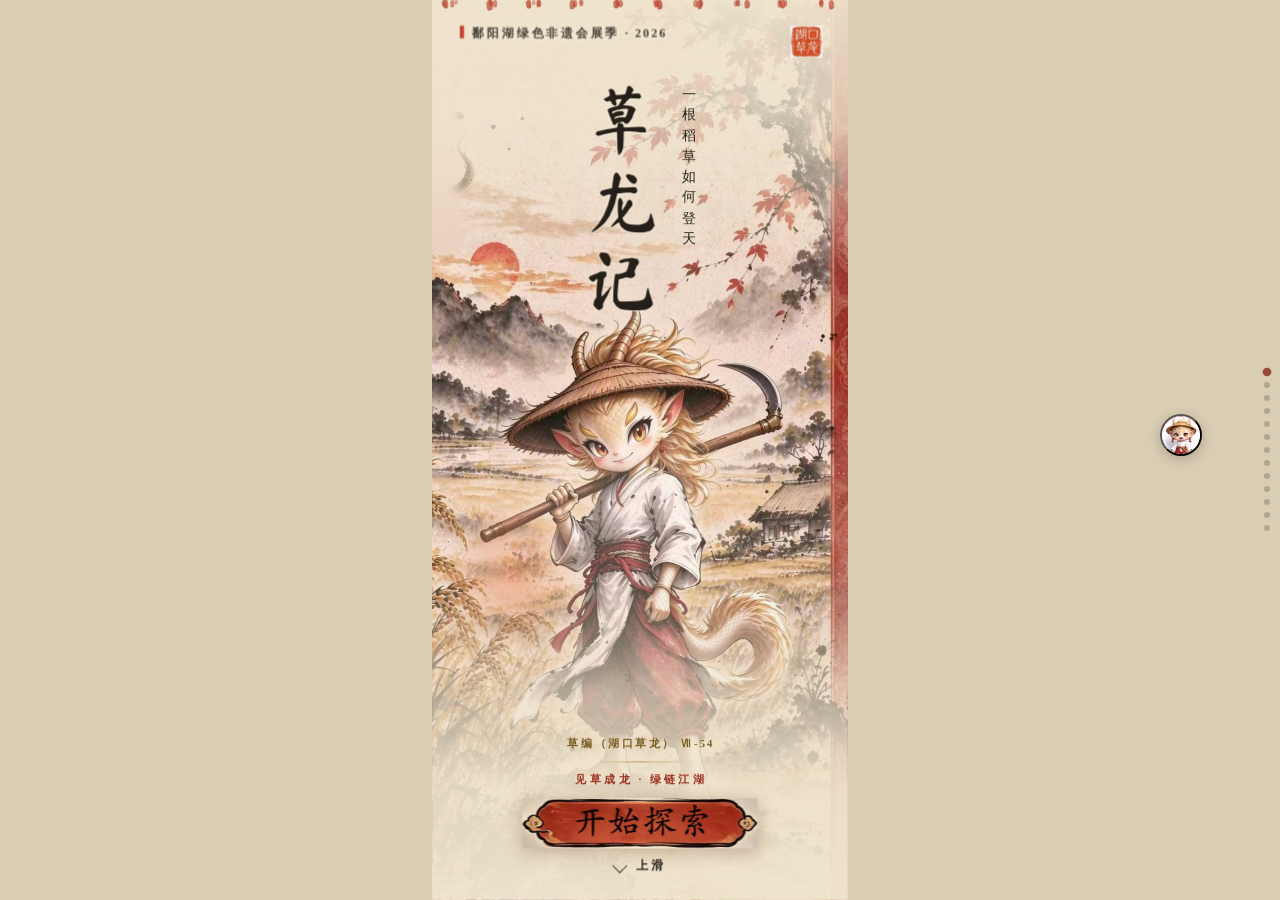
<file: index.html>
<!DOCTYPE html>
<html lang="zh-CN">
<head>
<meta charset="UTF-8">
<meta name="viewport" content="width=device-width,initial-scale=1,maximum-scale=1,user-scalable=no,viewport-fit=cover">
<title>草龙记 · 湖口草龙</title>
<link rel="stylesheet" href="css/shell.css?v=2026102045">
<link rel="stylesheet" href="css/chat.css?v=2026102045">
</head>
<body>
<div id="stage"><div id="deck"></div></div>
<div class="dots" id="dots"></div>
<div id="boot" aria-hidden="true">
  <div class="boot-inner">
    <div class="boot-ring"></div>
    <div class="boot-logo">草 龙 记</div>
    <div class="boot-sub">鄱阳湖 · 湖口草龙 · 非遗会展</div>
  </div>
</div>
<script src="js/pages.js?v=2026102045"></script>
<script src="js/engine.js?v=2026102045"></script>
<script src="js/audio.js?v=2026102045"></script>
<script src="js/kb.js?v=2026102045"></script>
<script src="js/chat.js?v=2026102045"></script>
<script src="js/credits.js?v=2026102045"></script>
</body>
</html>
</file>
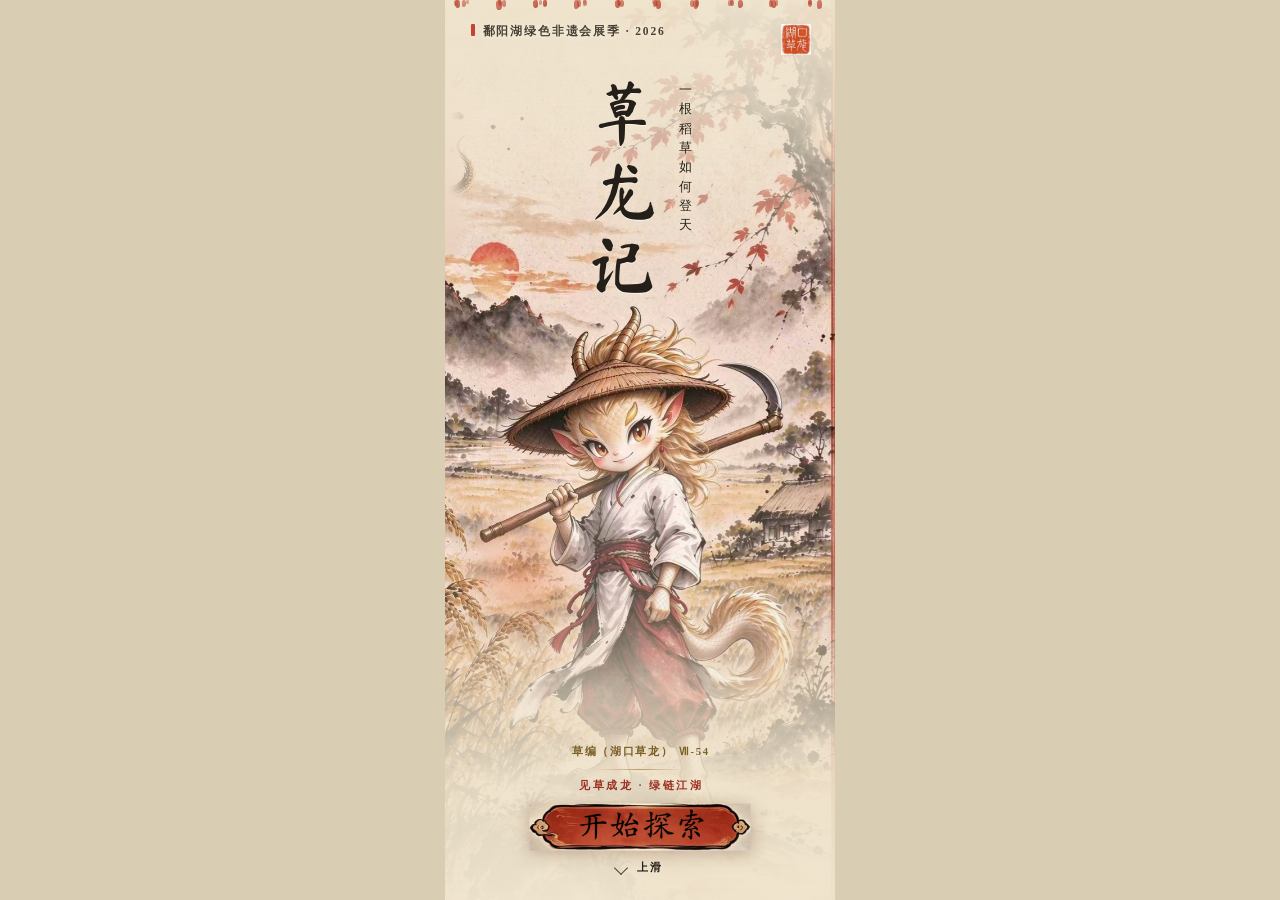
<file: pages/p01.html>
<!DOCTYPE html>
<html lang="zh-CN"><head><meta charset="UTF-8">
<meta name="viewport" content="width=device-width,initial-scale=1,maximum-scale=1,user-scalable=no,viewport-fit=cover">
<title>草龙记 · 封面 v17（水墨国潮 · 墨字压宣纸）</title>
<link rel="stylesheet" href="../css/p01.css?v=2026102045">
</head><body>

<section class="page-cover" id="pageCover" data-page="1" data-title="草龙记">
  <img class="art" src="../img/p01_01.jpg" alt="">
  <div class="veil-top"></div><div class="veil-bot"></div>
  <!-- 氛围动效:风过留痕 / 天光缓移 / 红日呼吸 / 雾气流过 / 写意点叶
       全部 z-index:2,在文字(3)之下 -->
  <div class="fx-gust"></div>
  <div class="fx-mist"></div>
  <div class="fx-sheen"></div>
  <div class="fx-sun"></div>
  <i class="fx-dot dx0"></i>
  <i class="fx-dot dx1"></i>
  <i class="fx-dot dx2"></i>
  <i class="fx-dot dx3"></i>
  <i class="fx-dot dx4"></i>
  <i class="fx-dot dx5"></i>
  <i class="fx-dot dx6"></i>
  <i class="fx-dot dx7"></i>
  <i class="fx-dot dx8"></i>
  <i class="fx-dot dx9"></i>
  <i class="fx-dot dx10"></i>
  <i class="fx-dot dx11"></i>
  <i class="fx-dot dx12"></i>
  <i class="fx-dot dx13"></i>
  <i class="fx-dot dx14"></i>
  <i class="fx-dot dx15"></i>
  <i class="fx-dot dx16"></i>
  <i class="fx-dot dx17"></i>
  <i class="fx-dot dx18"></i>
  <i class="fx-dot dx19"></i>
  <i class="fx-dot dx20"></i>
  <i class="fx-dot dx21"></i>
  <i class="fx-dot dx22"></i>
  <i class="fx-dot dx23"></i>
  <i class="fx-dot dx24"></i>
  <i class="fx-dot dx25"></i>
  <i class="fx-dot dx26"></i>
  <i class="fx-dot dx27"></i>
  <i class="fx-dot dx28"></i>
  <i class="fx-dot dx29"></i>
  <i class="fx-dot dx30"></i>
  <i class="fx-dot dx31"></i>
  <i class="fx-dot dx32"></i>
  <i class="fx-dot dx33"></i>
  <i class="fx-dot dx34"></i>
  <i class="fx-dot dx35"></i>
  <i class="fx-dot dx36"></i>
  <i class="fx-dot dx37"></i>
  <i class="fx-dot dx38"></i>
  <i class="fx-dot dx39"></i>
  <div class="inner">
    <header class="top">
      <span><i class="dot"></i>鄱阳湖绿色非遗会展季 · 2026</span>
      <span class="seal"><img src="../img/stamp.png" alt=""></span>
    </header>

    <div class="mid">
      <div class="hero">
        <h1 class="title vcol"><span>草</span><span>龙</span><span>记</span></h1>
        <p class="sub vcol"><span>一</span><span>根</span><span>稻</span><span>草</span><span>如</span><span>何</span><span>登</span><span>天</span></p>
      </div>
    </div>

    <footer class="bot">
      <div class="idline">草编（湖口草龙） Ⅶ-54</div>
      <i class="rule"></i>
      <div class="slogan">见草成龙 · 绿链江湖</div>
      <div class="entry"><a href="#" id="startBtn" role="button" aria-label="开始探索"><img src="../img/p01_02.webp" alt="开始探索"></a></div>
      <div class="hint"><i class="arr"></i>上滑</div>
    </footer>
  </div>
</section>


<script src="../js/p01.js?v=2026102045"></script>
<script src="../js/bridge.js?v=2026102045"></script>
</body></html>
</file>
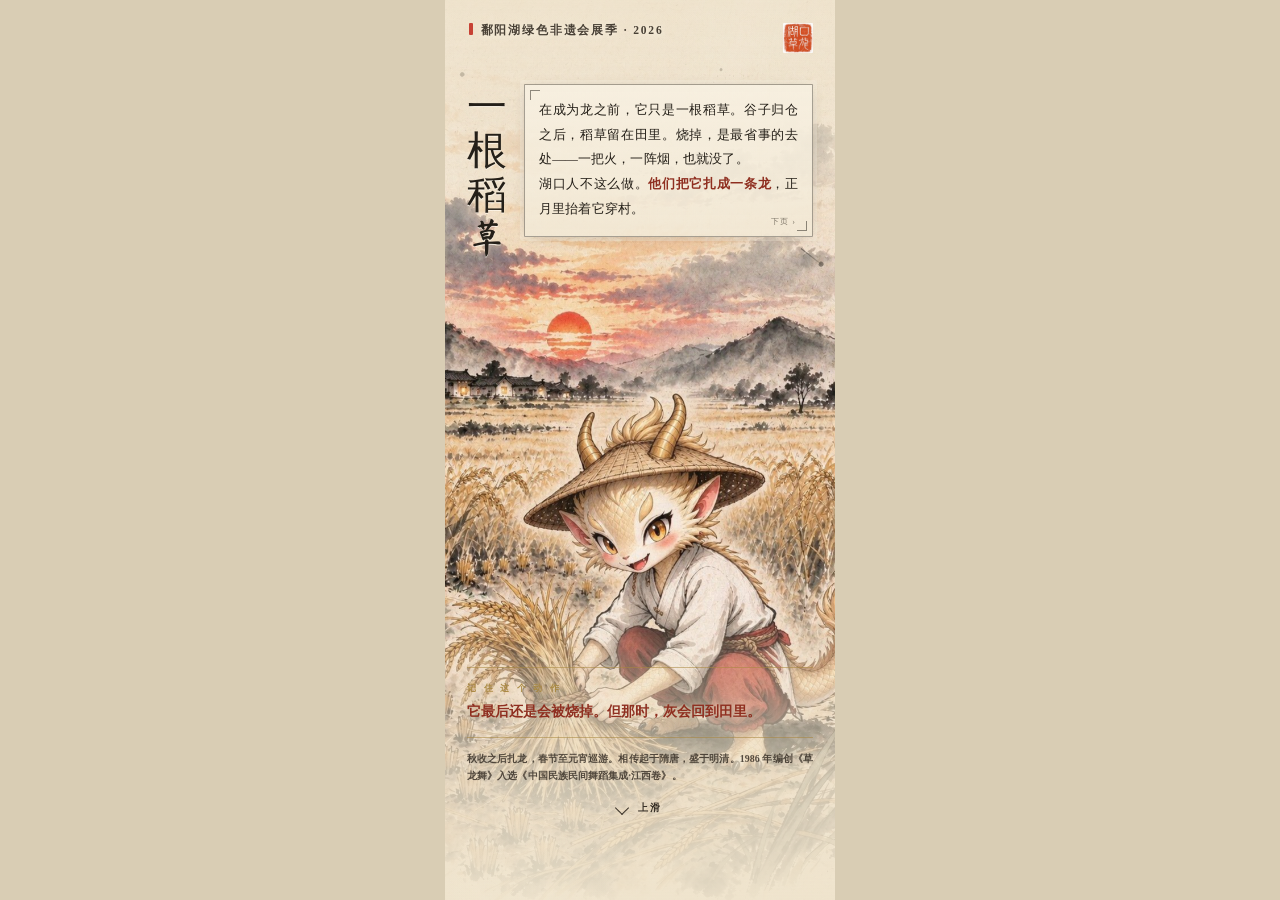
<file: pages/p02.html>
<!DOCTYPE html>
<html lang="zh-CN"><head><meta charset="UTF-8">
<meta name="viewport" content="width=device-width,initial-scale=1,maximum-scale=1,user-scalable=no,viewport-fit=cover">
<title>草龙记 · 第二面 · 一根稻草</title>
<link rel="stylesheet" href="../css/p02.css?v=2026102045">
</head><body>

<section class="page" id="page2" data-page="2" data-title="一根稻草">
  <img class="art" src="../img/p2_art.jpg" alt="">
  <div class="veil-top"></div><div class="veil-bot"></div>
  <div class="fx-gust"></div><div class="fx-sheen"></div>

  <div class="inner">
    <header class="top">
      <span><i class="dot"></i>鄱阳湖绿色非遗会展季 · 2026</span>
      <span class="seal"><img src="../img/stamp.png" alt=""></span>
    </header>

    <div class="hero">
      <h1 class="titleV"><span>一</span><span>根</span><span>稻</span><span>草</span></h1>
      <div class="frame">
        <div class="pg pg1">
        <p>在成为龙之前，它只是一根稻草。谷子归仓之后，稻草留在田里。烧掉，是最省事的去处——一把火，一阵烟，也就没了。</p>
        <p>湖口人不这么做。<em>他们把它扎成一条龙</em>，正月里抬着它穿村。</p>
      </div>
        <div class="pg pg2">
        <p>中国画里的龙，多是帝王的龙。这一条不是。</p>
        <p>湖口人叫它<em>「谷龙」</em>——「谷」，是稻谷的谷。谷子归仓，稻草扎龙。它从田里来。</p>
      </div>
        <button class="pgbtn" type="button" aria-label="翻页"><span class="btn-txt">下页 ›</span></button>
      <i class="leadline" aria-hidden="true"></i>
      </div>
    </div>

    <div class="tail">
    <div class="foreshadow">
      <span class="fl">记 住 这 个 动 作</span>
      <span class="ft">它最后还是会被烧掉。但那时，灰会回到田里。</span>
    </div>

    <p class="note">秋收之后扎龙，春节至元宵巡游。相传起于隋唐，盛于明清。1986 年编创《草龙舞》入选《中国民族民间舞蹈集成·江西卷》。</p>

    <div class="hint"><i class="arr"></i>上滑</div>
    </div>
  </div>
  </section>


<script src="../js/p02.js?v=2026102045"></script>
<script src="../js/bridge.js?v=2026102045"></script>
</body></html>
</file>
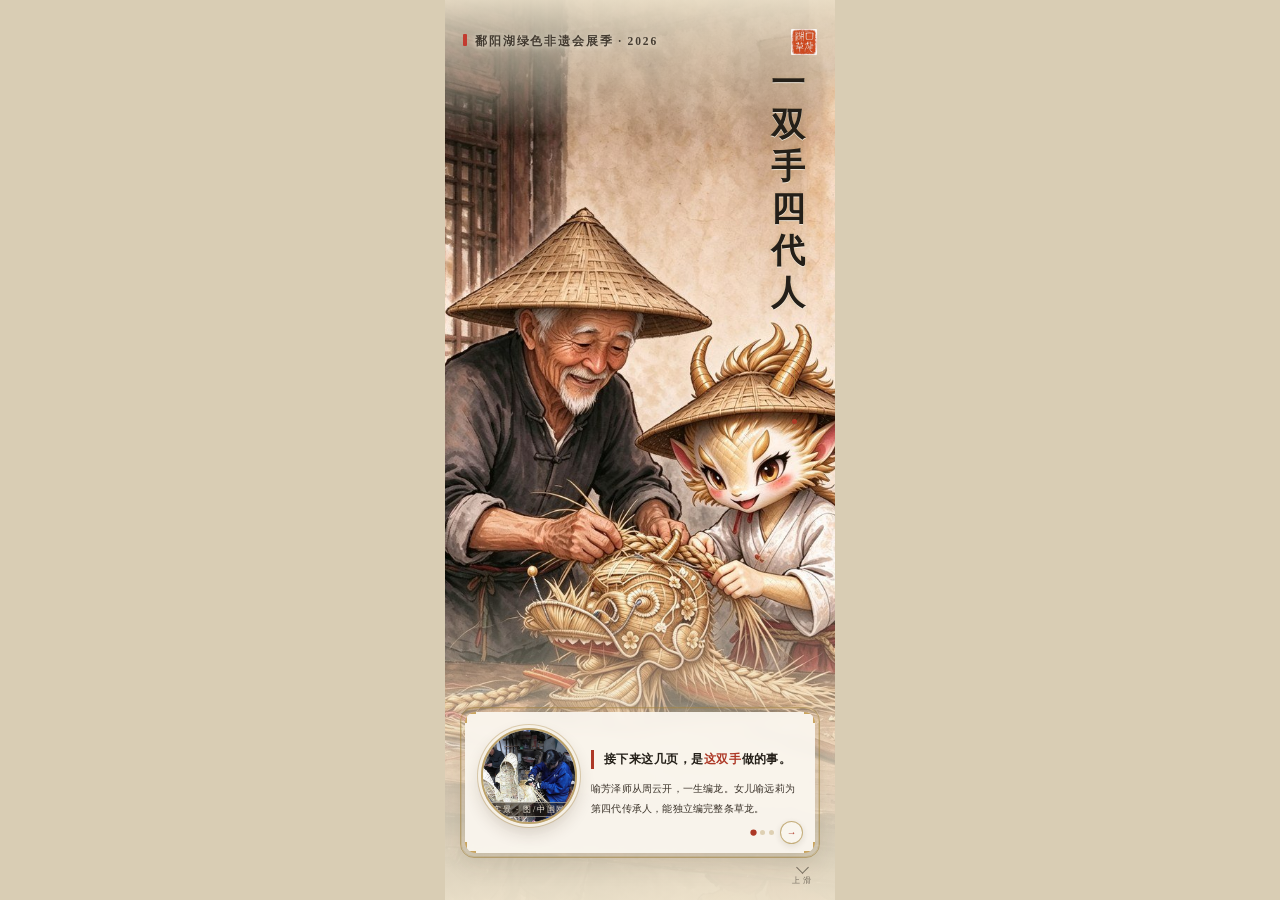
<file: pages/p03.html>
<!DOCTYPE html>
<html lang="zh-CN"><head><meta charset="UTF-8">
<meta name="viewport" content="width=device-width,initial-scale=1,maximum-scale=1,user-scalable=no,viewport-fit=cover">
<title>草龙记 · 一双手，四代人（叁·传）v9</title>
<link rel="stylesheet" href="../css/p03.css?v=2026102045">
</head><body>

<section class="page" id="p3">
  <img class="art" src="../img/p03_03.jpg" alt="老农与草龙童共编草龙">
  <div class="veil-top"></div>
  <div class="veil-bot"></div>

  <header class="topbar">
    <span class="fest"><i class="bar"></i>鄱阳湖绿色非遗会展季 · 2026</span>
    <span class="seal"><img src="../img/stamp.png" alt=""></span>
  </header>

  <h2 class="title">
    <span>一</span><span>双</span><span>手</span><span>四</span><span>代</span><span>人</span>
  </h2>
  <div class="tdec"><i></i><b></b></div>

  <div class="frame">
  <div class="card">
    <div class="ph"><img src="../img/p03_04.jpg" alt="屋内匠人编龙实景"><span class="real-tag">实景 · 图/中国网</span></div>
    <div class="ct">
      <div class="pg act" id="pg1">
        <p class="lead">接下来这几页，是<em>这双手</em>做的事。</p>
        <p class="body">喻芳泽师从周云开，一生编龙。女儿喻远莉为第四代传承人，能独立编完整条草龙。</p>
      </div>
      <div class="pg" id="pg2">
        <p class="fact">草编（湖口草龙）为国家级非物质文化遗产代表性项目，编号<b>Ⅶ-54</b>；喻芳泽为第三批<b>国家级非遗代表性传承人</b>。</p>
      </div>
      <div class="pg" id="pg3">
        <p class="deep">记住这个动作——它最后还是会被烧掉。但那时，灰会回到田里。</p>
      </div>
    </div>
    <div class="pager">
      <span class="dots">
        <i class="dot on"></i><i class="dot"></i><i class="dot"></i>
      </span>
      <button class="nbtn" id="nbtn">→</button>
    </div>
  </div>
  </div>

  <div class="hint"><i class="arr"></i>上滑</div>
</section>



<script src="../js/p03.js?v=2026102045"></script>
<script src="../js/bridge.js?v=2026102045"></script>
</body></html>
</file>
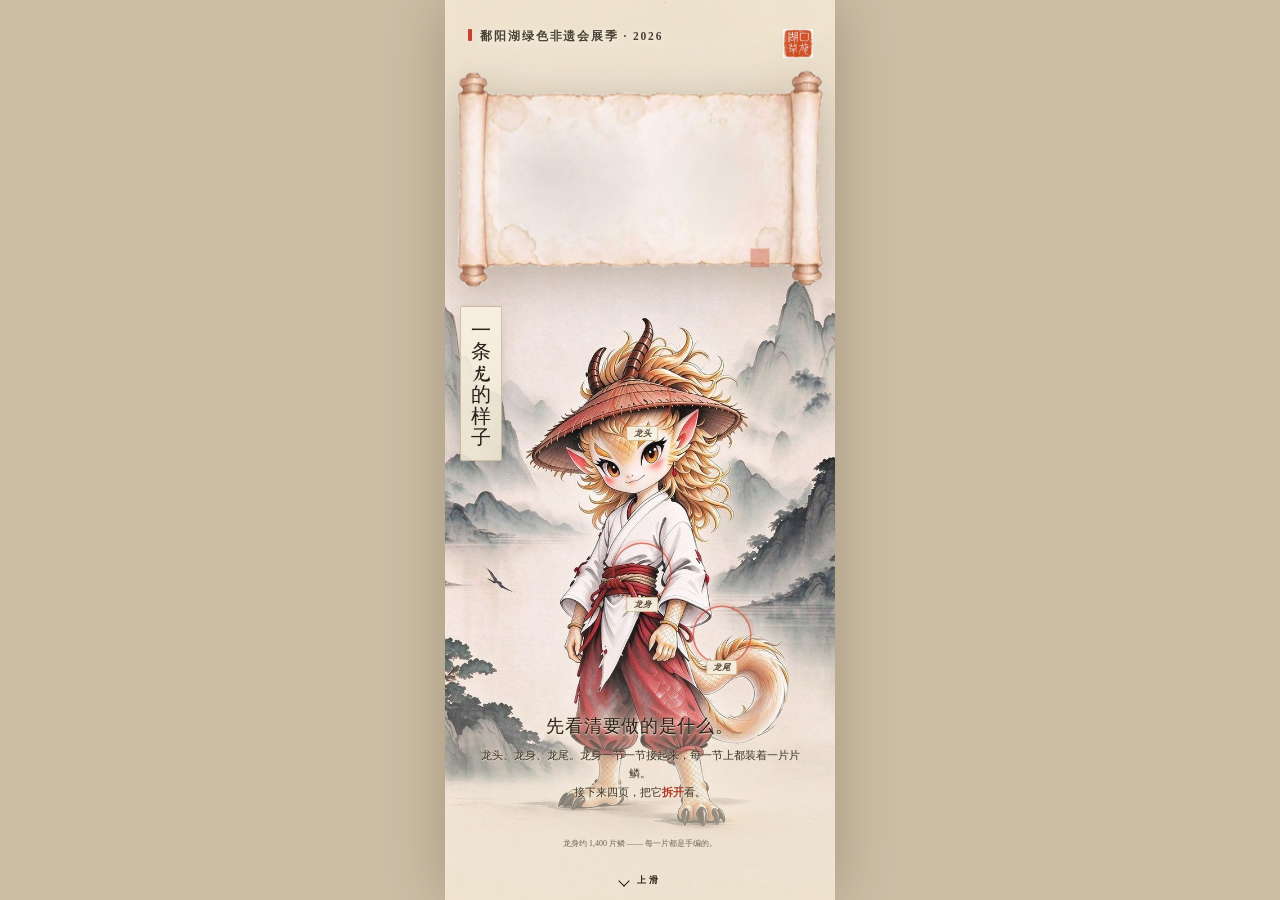
<file: pages/p04.html>
<!DOCTYPE html>
<html lang="zh-CN"><head><meta charset="UTF-8">
<meta name="viewport" content="width=device-width,initial-scale=1,maximum-scale=1,user-scalable=no,viewport-fit=cover">
<title>草龙记 · 第 4 页 一条龙的样子</title>
<link rel="stylesheet" href="../css/p04.css?v=2026102045">
</head><body>

<div class="stage" id="stage">
  <section id="p4" class="page" data-page="4" data-title="一条龙的样子">
    <img class="p4-art" src="../img/p04_06.jpg" alt="戴斗笠的草龙少年立在青绿山水之间">
    <div class="p4-veil-top"></div>
    <div class="p4-veil-bot"></div>

    <div class="p4-layer" data-layer>
      <header class="p4-topbar">
        <span><i class="bar"></i>鄱阳湖绿色非遗会展季 · 2026</span>
        <span class="p4-seal"><img src="../img/stamp.png" alt=""></span>
      </header>

      <div class="p4-scroll" id="p4Scroll">
        <div class="p4-deco"></div>
        <div class="p4-write" id="p4Write"></div>
      </div>

      <h2 class="p4-title" id="p4Title"><span>一</span><span>条</span><span>龙</span><span>的</span><span>样</span><span>子</span></h2>

      <i class="p4-hot" data-k="head" style="left:50.6%;top:44.5%;width:56px;height:56px;margin:-28px 0 0 -28px"><b>龙头</b></i>
      <i class="p4-hot" data-k="body" style="left:50.6%;top:63.5%;width:56px;height:56px;margin:-28px 0 0 -28px"><b>龙身</b></i>
      <i class="p4-hot" data-k="tail" style="left:71%;top:70.5%;width:56px;height:56px;margin:-28px 0 0 -28px"><b>龙尾</b></i>

      <p class="p4-lead">先看清要做的是什么。</p>
      <div class="p4-body">龙头、龙身、龙尾。龙身一节一节接起来，每一节上都装着一片片鳞。<br>接下来四页，把它<em>拆开</em>看。</div>
      <p class="p4-fact">龙身约 1,400 片鳞 —— 每一片都是手编的。</p>
      <div class="p4-hint"><i class="arr"></i>上滑</div>
    </div>

    <div class="p4-mask" id="p4Mask"></div>
    <div class="p4-pop" id="p4Pop">
      <i class="cn c1"></i><i class="cn c2"></i><i class="cn c3"></i><i class="cn c4"></i>
      <i class="x" id="p4X">✕</i>
      <img src="../img/p04_07.jpg" alt="湖口草龙 龙头 龙身 龙尾">
      <div class="cap">湖口草龙 · <b>龙头 / 龙身 / 龙尾</b><br><span class="src-note">实拍照片 · 来源待补（报名前核验）</span></div>
    </div>
  </section>

</div>


<script src="../js/p04.js?v=2026102045"></script>
<script src="../js/bridge.js?v=2026102045"></script>
</body></html>
</file>
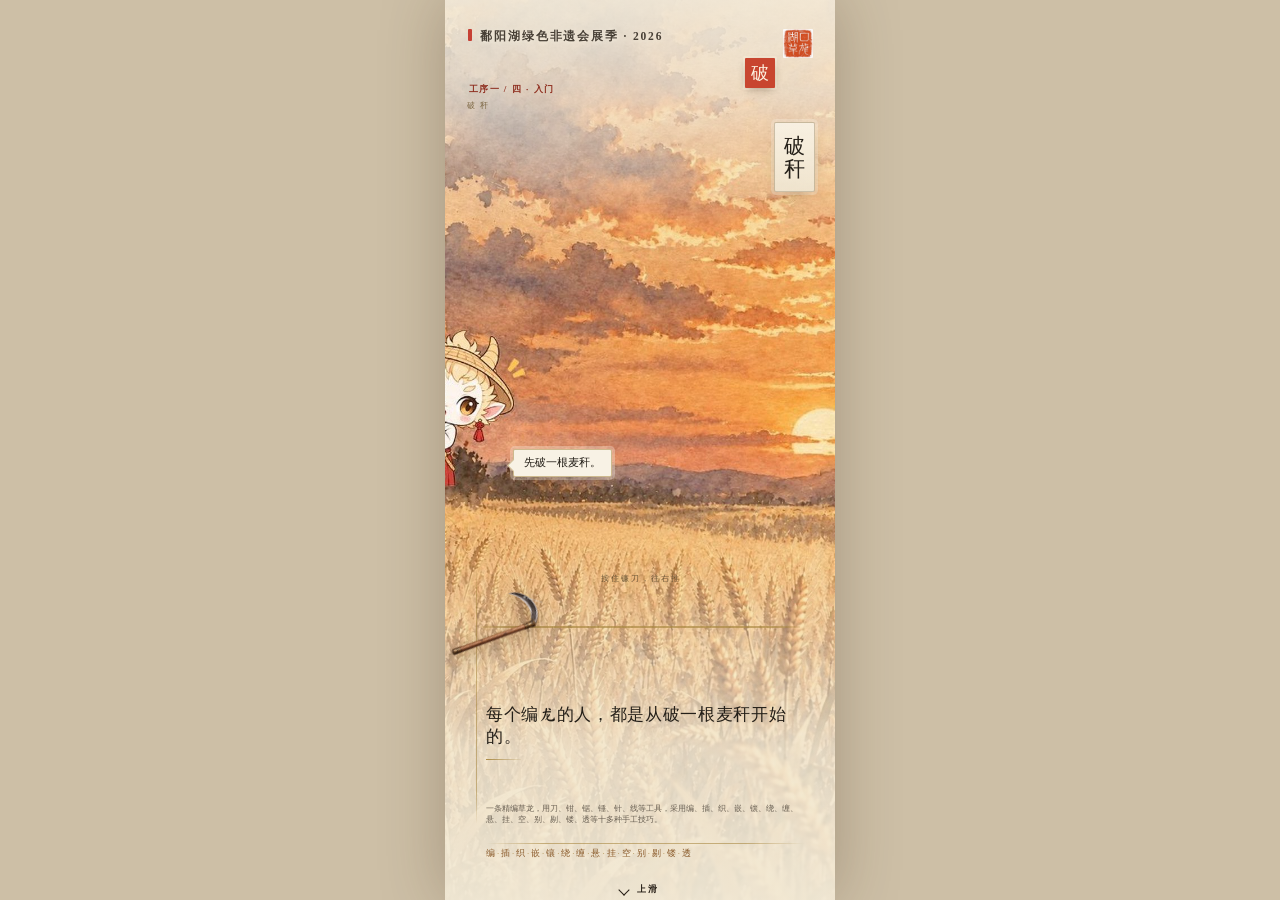
<file: pages/p05.html>
<!DOCTYPE html>
<html lang="zh-CN"><head><meta charset="UTF-8">
<meta name="viewport" content="width=device-width,initial-scale=1,maximum-scale=1,user-scalable=no,viewport-fit=cover">
<title>草龙记 · 第 6 页 破秆</title>
<link rel="stylesheet" href="../css/p05.css?v=2026102045">
</head><body>

<div class="stage" id="stage">
  <section id="p6" class="page" data-page="6" data-title="破秆">
    <img class="p6-art" src="../img/p05_09.jpg" alt="麦田落日">
    <div class="p6-topveil"></div>
    <div class="p6-botveil"></div>

    <div class="p6-layer" data-layer>
      <header class="p6-topbar">
        <span><i class="bar"></i>鄱阳湖绿色非遗会展季 · 2026</span>
        <span class="p6-seal"><img src="../img/stamp.png" alt=""></span>
      </header>

      <div class="p6-step"><b>工序一 / 四 · 入门</b>破 秆</div>
      <div class="p6-ridge">破</div>
      <h2 class="p6-title"><span>破</span><span>秆</span></h2>
      <div class="p6-say" id="p6Say">先破一根麦秆。</div>

      <div class="p6-track" id="p6Track">
        <div class="p6-hintline">按住镰刀，往右推</div>
        <div class="p6-rail"></div>
        <div class="p6-done" id="p6Done"></div>
        <div class="p6-glow"></div>
        <div class="p6-sickle" id="p6Sickle"><img src="../img/p05_10.webp" alt="镰刀"></div>
      </div>

      <i class="p6-rule"></i>
      <p class="p6-lead">每个编龙的人，都是从破一根麦秆开始的。</p>
      <p class="p6-fact">一条精编草龙，用刀、钳、锯、锤、针、线等工具，采用编、插、织、嵌、镶、绕、缠、悬、挂、空、别、剔、镂、透等十多种手工技巧。</p>
      <p class="p6-skill">编<i>·</i>插<i>·</i>织<i>·</i>嵌<i>·</i>镶<i>·</i>绕<i>·</i>缠<i>·</i>悬<i>·</i>挂<i>·</i>空<i>·</i>别<i>·</i>剔<i>·</i>镂<i>·</i>透</p>
      <div class="p6-hint"><i class="arr"></i>上滑</div>
    </div>

    <div class="p6-mask" id="p6Mask"></div>
    <div class="p6-pop" id="p6Pop">
      <i class="cn c1"></i><i class="cn c2"></i><i class="cn c3"></i><i class="cn c4"></i>
      <i class="x" id="p6X">✕</i>
      <div class="inner">
        <img class="im" src="../img/p05_11.webp" alt="破开的麦秆">
      <div class="big">破开了</div>
      <div class="sub">一根麦秆从中破开，一分为二。<br>破开，才有可用的两条。<br>这是学徒学的<em>第一件事</em>。</div>
      <div class="bar"></div>
      <span class="seal"><img src="../img/stamp.png" alt=""></span>
        <div class="okwrap"><span class="ok" id="p6Ok">知道了</span></div>
      </div>
    </div>
  </section>

</div>


<script src="../js/p05.js?v=2026102045"></script>
<script src="../js/bridge.js?v=2026102045"></script>
</body></html>
</file>
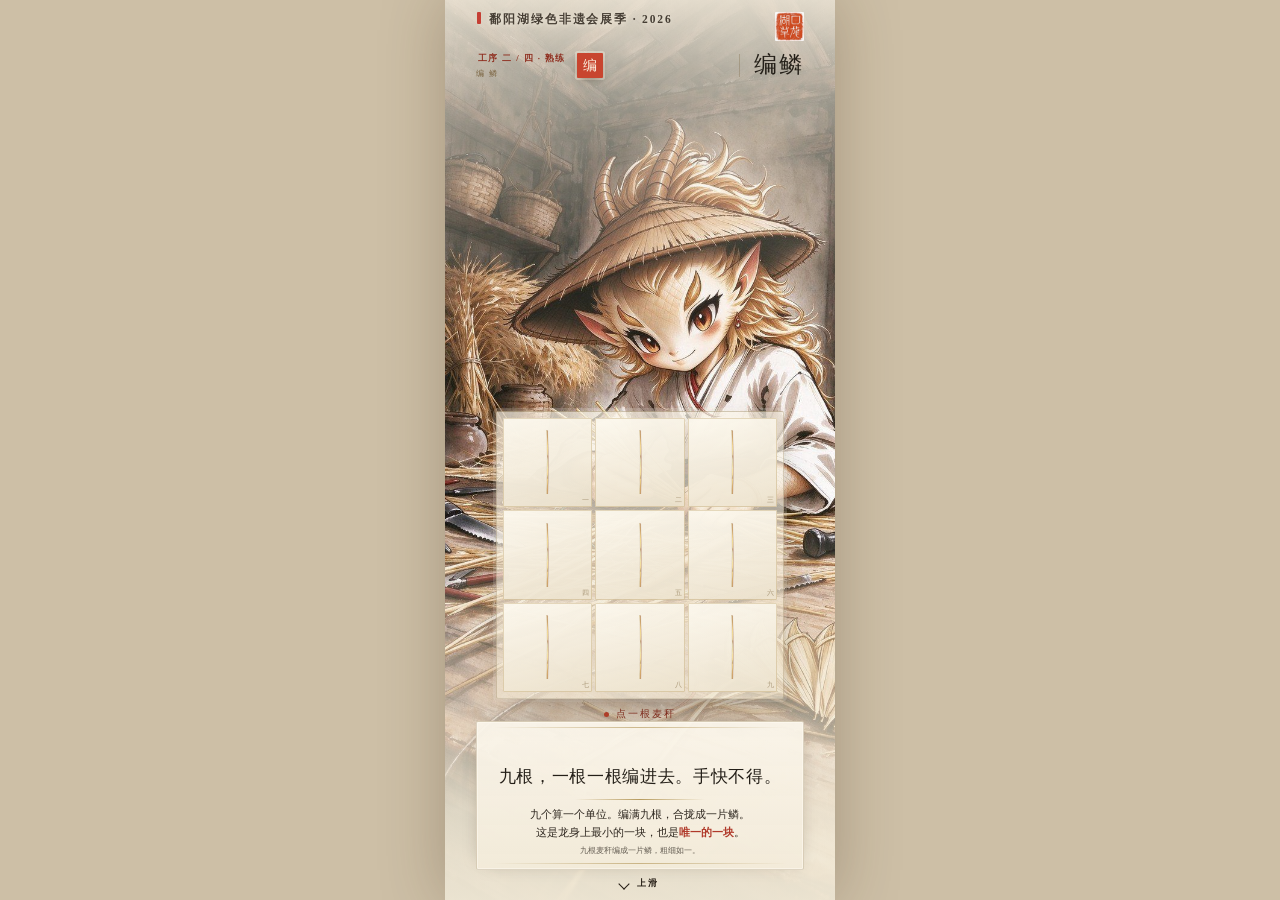
<file: pages/p06.html>
<!DOCTYPE html>
<html lang="zh-CN"><head><meta charset="UTF-8">
<meta name="viewport" content="width=device-width,initial-scale=1,maximum-scale=1,user-scalable=no,viewport-fit=cover">
<title>草龙记 · 第 7 页 编鳞</title>
<link rel="stylesheet" href="../css/p06.css?v=2026102045">
</head><body>

<div class="stage" id="stage">
  <section id="p7" class="page" data-page="7" data-title="编鳞">
    <img class="p7-art" src="../img/p06_14.jpg" alt="工坊里编草龙">
    <div class="p7-veil"></div>

    <div class="p7-col">
      <header class="p7-topbar">
        <span><i class="bar"></i>鄱阳湖绿色非遗会展季 · 2026</span>
        <span class="p7-seal"><img src="../img/stamp.png" alt=""></span>
      </header>

      <div class="p7-meta">
        <div class="p7-step"><b>工序 二 / 四 · 熟练</b>编 鳞</div>
        <div class="p7-ridge">编</div>
        <h2 class="p7-title"><span>编</span><span>鳞</span></h2>
      </div>

      <div class="p7-fan" id="p7Fan"><i class="p7-whole"></i><button class="p7-tile" data-i="0" data-cn="一" aria-label="第1根麦秆"><i class="tf"></i><i class="tb" style="background-position:0% 0%"></i></button><button class="p7-tile" data-i="1" data-cn="二" aria-label="第2根麦秆"><i class="tf"></i><i class="tb" style="background-position:50% 0%"></i></button><button class="p7-tile" data-i="2" data-cn="三" aria-label="第3根麦秆"><i class="tf"></i><i class="tb" style="background-position:100% 0%"></i></button><button class="p7-tile" data-i="3" data-cn="四" aria-label="第4根麦秆"><i class="tf"></i><i class="tb" style="background-position:0% 50%"></i></button><button class="p7-tile" data-i="4" data-cn="五" aria-label="第5根麦秆"><i class="tf"></i><i class="tb" style="background-position:50% 50%"></i></button><button class="p7-tile" data-i="5" data-cn="六" aria-label="第6根麦秆"><i class="tf"></i><i class="tb" style="background-position:100% 50%"></i></button><button class="p7-tile" data-i="6" data-cn="七" aria-label="第7根麦秆"><i class="tf"></i><i class="tb" style="background-position:0% 100%"></i></button><button class="p7-tile" data-i="7" data-cn="八" aria-label="第8根麦秆"><i class="tf"></i><i class="tb" style="background-position:50% 100%"></i></button><button class="p7-tile" data-i="8" data-cn="九" aria-label="第9根麦秆"><i class="tf"></i><i class="tb" style="background-position:100% 100%"></i></button></div>
      <div class="p7-tap" id="p7Tap"><i class="dot"></i>点一根麦秆</div>
      <div class="p7-panel">
        <div class="p7-done" id="p7Done">编满了。</div>

      <p class="p7-lead">九根，一根一根编进去。手快不得。</p>
      <div class="p7-body">九个算一个单位。编满九根，合拢成一片鳞。<br>这是龙身上最小的一块，也是<em>唯一的一块</em>。</div>
      <p class="p7-fact">九根麦秆编成一片鳞，粗细如一。</p>
      </div>

      <div class="p7-hint"><i class="arr"></i>上滑</div>
    </div>

        <div class="p7-mask" id="p7Mask"></div>
<div class="p7-end" id="p7End">
      <div class="frame"></div>
      <i class="x" id="p7X">✕</i>
      <div class="wrap">
        <div class="cn">熟练</div>
        <div class="rule"></div>
        <div class="say">手上的熟练，是时间堆出来的。</div>
        <div class="cut">没有捷径。</div>
        <div class="last">这是龙身上最小的一块，<br>也是唯一的一块。</div>
      </div>
      <span class="seal"><img src="../img/stamp.png" alt=""></span>
    </div>
  </section>

</div>


<script src="../js/p06.js?v=2026102045"></script>
<script src="../js/bridge.js?v=2026102045"></script>
</body></html>
</file>
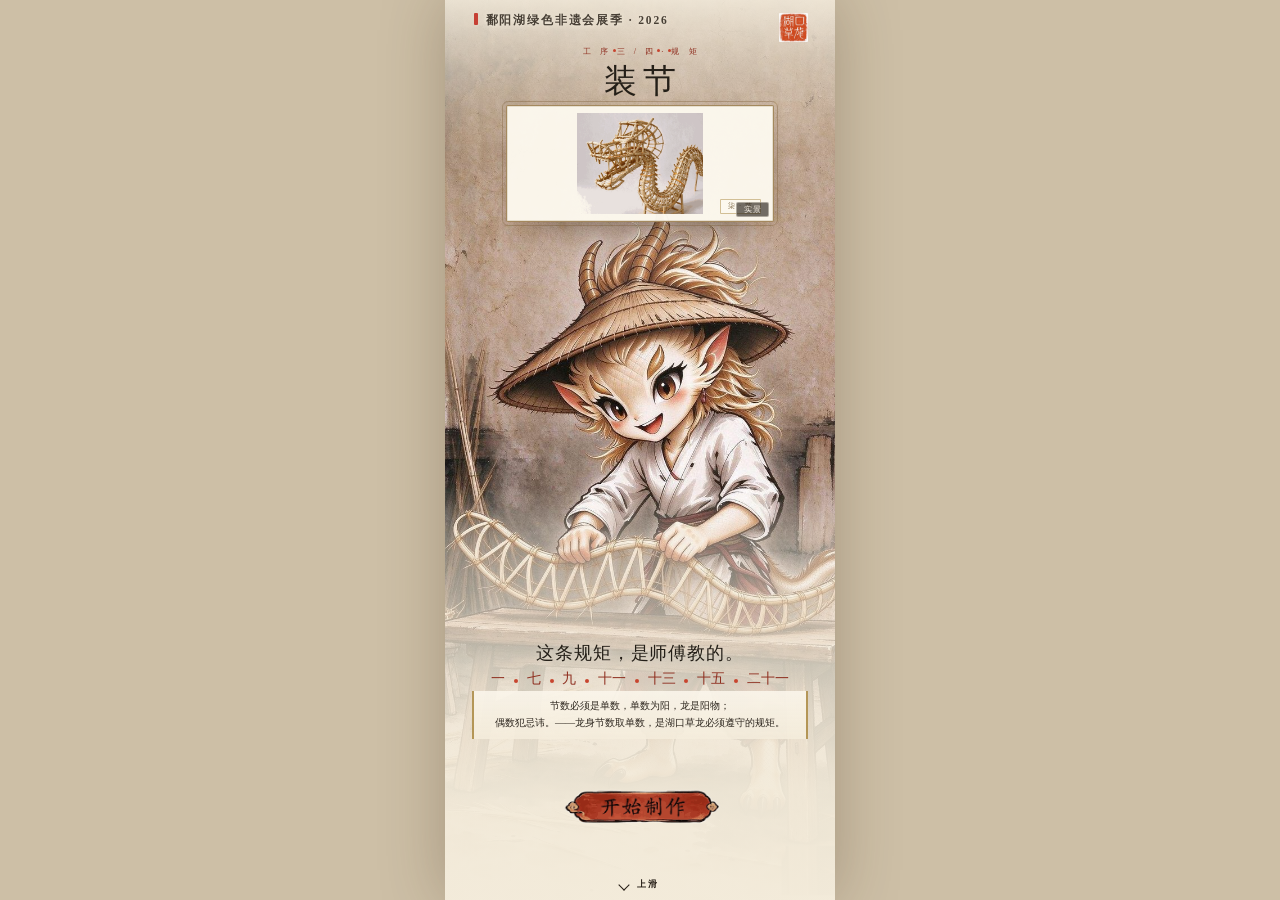
<file: pages/p07.html>
<!DOCTYPE html>
<html lang="zh-CN"><head><meta charset="UTF-8">
<meta name="viewport" content="width=device-width,initial-scale=1,maximum-scale=1,user-scalable=no,viewport-fit=cover">
<title>草龙记 · 第 8 页 装节</title>
<link rel="stylesheet" href="../css/p07.css?v=2026102045">
</head><body>

<div class="stage" id="stage">
  <section id="p8">
    <img class="p8-art" src="../img/p07_16.jpg" alt=""/>
    <div class="p8-veil"></div>
    <div class="p8-col">
      <header class="p8-top">
        <span><i class="bar"></i>鄱阳湖绿色非遗会展季 · 2026</span>
        <span class="p8-seal"><img src="../img/stamp.png" alt=""></span>
      </header>

      <div class="p8-head">
        <div class="p8-step">工 序<i></i>三 / 四<i></i>·<i></i>规 矩</div>
        <h2 class="p8-title">装节</h2>
      </div>

      <div class="p8-spec" id="p8Spec">
        <img class="pic a" src="../img/p07_17.webp" alt=""/>
        <img class="pic b" src="../img/p07_18.jpg" alt=""/>
        <span class="src-tag">实景</span>
        <span class="cap">柒 · 节</span>
      </div>

      <div class="p8-base">
        <p class="p8-lead">这条规矩，是师傅教的。</p>
        <div class="p8-nums"><b>一</b><i></i><b>七</b><i></i><b>九</b><i></i><b>十一</b><i></i><b>十三</b><i></i><b>十五</b><i></i><b>二十一</b></div>
        <div class="p8-rule">节数必须是单数，单数为阳，龙是阳物；<br>偶数犯忌讳。——龙身节数取单数，是湖口草龙必须遵守的规矩。</div>
      </div>

      <button class="p8-plq" id="p8Plq" style="background-image:url(../img/p07_19.png)"></button>

      <div class="p8-hint"><i class="arr"></i>上滑</div>
    </div>

    <div class="p8-mask" id="p8Mask"></div>
    <div class="p8-pop" id="p8Pop">
      <button class="x" id="p8X">✕</button>
      <div class="p8-board" id="p8Board">
        <div class="bg" style="background-image:url(../img/p07_pop_bg.jpg);background-size:cover;background-position:center"></div>
        <div class="grab" id="p8Grab" style="background-image:url(../img/p07_21.png)"></div>
        <div class="p8-start" id="p8Start">
          <button class="p8-startbtn" id="p8Begin">立即开始</button>
          <span class="tip">左右移动 · 接住龙鳞</span>
        </div>
      </div>
      <div class="p8-tally" id="p8Tally"><i></i><i></i><i></i><i></i><i></i><i></i><i></i><i></i><i></i><i></i><i></i></div>
      <div class="p8-tallyTxt" id="p8TallyTxt">接到 0 / 11</div>
      <div class="p8-strip" id="p8Strip"><i></i><i></i><i></i><i></i><i></i><i></i><i></i><i></i><i></i><i></i><i></i></div>
      <div class="p8-stripTxt" id="p8StripTxt">十一节 · 单数为阳</div>
      <div class="p8-succ" id="p8Succ">
        <div class="card">
          <div class="t1">一条草龙，成了</div>
          <div class="t2">十一节，单数为阳。<br>你接满的每一片鳞，都算数。</div>
          <button class="ok" id="p8SuccOk">收下</button>
        </div>
      </div>
    </div>
  </section>
</div>



<script src="../js/p07.js?v=2026102045"></script>
<script src="../js/bridge.js?v=2026102045"></script>
</body></html>
</file>
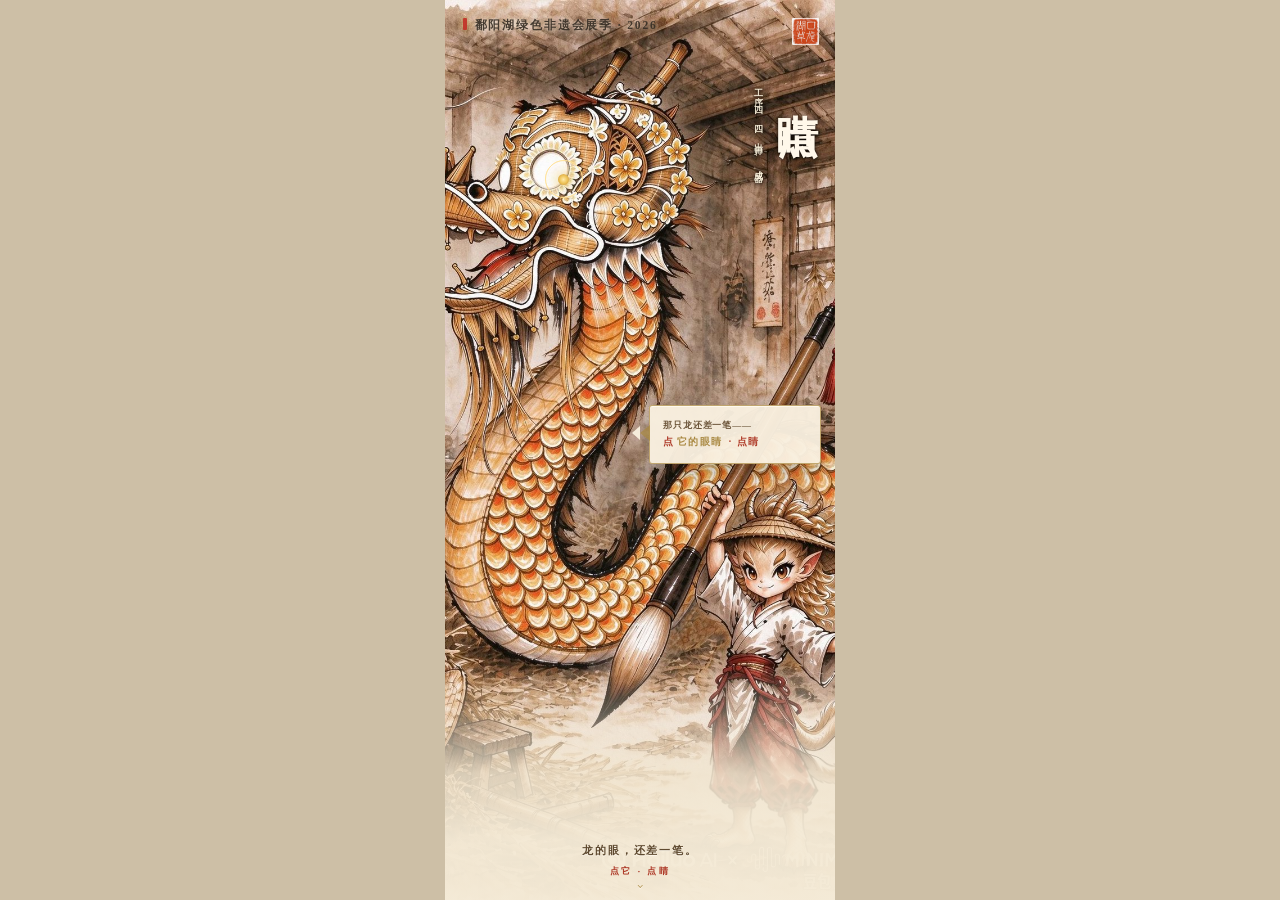
<file: pages/p08.html>
<!DOCTYPE html>
<html lang="zh-CN"><head><meta charset="UTF-8">
<meta name="viewport" content="width=device-width,initial-scale=1,maximum-scale=1,user-scalable=no,viewport-fit=cover">
<title>草龙记 · 第10页 点睛（出师）</title>
<link rel="stylesheet" href="../css/p08.css?v=2026102045">
</head><body>

<div class="page" id="page">
  <img class="bg" id="bgNow" src="../img/p08_24.jpg" alt=""/>
  <img class="bg" id="bgWit" src="../img/p08_25.jpg" alt=""/>

  <header class="top">
    <span class="left"><i></i>鄱阳湖绿色非遗会展季 · 2026</span>
    <span class="seal"><img src="../img/stamp.png" alt=""></span>
  </header>

  <div class="headline">
    <div class="step">工 序 四 / 四 · 出师 — 成器</div>
    <h2>点睛</h2>
  </div>
  <div class="anchor" id="anchor"><span class="ring"></span><span class="ring2"></span><span class="dot"></span></div>

  <div class="bubble" id="bubble">
    <div class="btxt">那只龙还差一笔——</div>
    <div class="btxt2">点<b>它的眼睛</b> · 点睛</div>
    <i class="arrow"></i>
  </div>

  <div class="fade"></div>
  <div class="guide" id="guide">
    <div class="q">龙的眼，还差一笔。</div>
    <div class="op"><b>点它</b> · 点睛</div>
  </div>

  <div class="words" id="words">
    <p>笔尖落下的那一瞬，稻草有了眼睛。</p>
    <p>湖口人说——点了睛，龙才算活。</p>
    <div class="fact">点睛之后，龙才算活。此前是物件，此后是龙。</div>
    <span class="stamp">捌 · 睛</span>
    <span class="tail">— 出师 · 成器 —</span>
  </div>

  <div class="swipe">⌄</div>

  <div class="pop" id="pop">
    <div class="pop-card">
      <div class="pop-head"><span class="t">点睛</span><span class="s">取出毛笔 · <b>擦</b>出龙的眼睛</span></div>
      <div class="stage-wrap" id="wrap">
        <canvas id="cvL"></canvas>
        <canvas id="cvU"></canvas>
        <div class="hint-sway" id="sway"><i>◂</i> 擦到眼睛，龙才会亮 <i>▸</i></div>
      </div>
      <div class="pop-done" id="popDone">
        <span class="sealbig">点睛既成 · 草龙方醒</span>
        <div class="t2">点睛之后，龙才算活。<br/>此前是物件，此后是龙。</div>
        <div class="btn" id="closeBtn">收 下</div>
      </div>
    </div>
  </div>

  <div id="brush" class="brush"><span class="ink"><img src="../img/p08_26.png" alt="毛笔"/></span></div>
</div>



<script src="../js/p08.js?v=2026102045"></script>
<script src="../js/bridge.js?v=2026102045"></script>
</body></html>
</file>
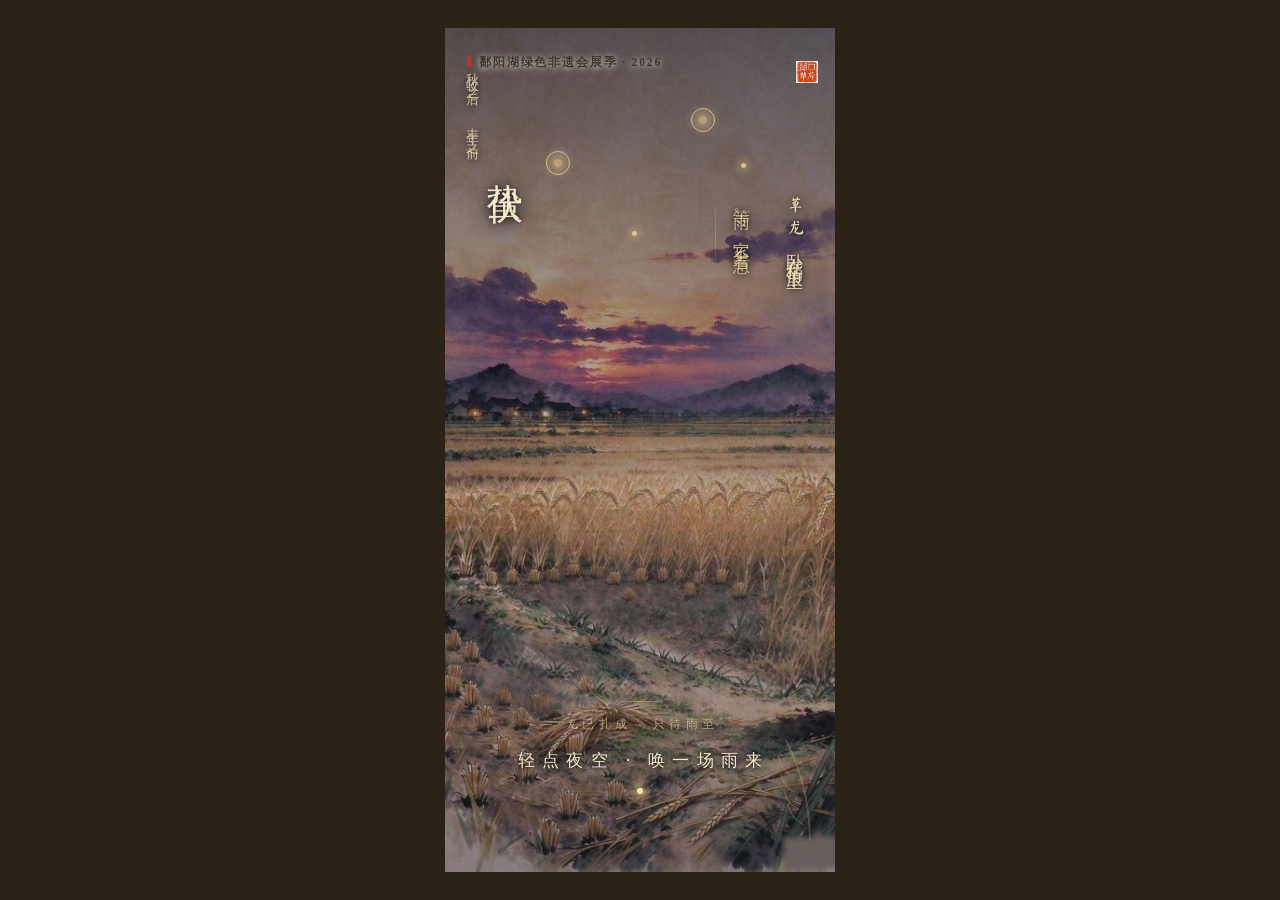
<file: pages/p09.html>
<!DOCTYPE html>
<html lang="zh-CN"><head><meta charset="UTF-8">
<meta name="viewport" content="width=device-width,initial-scale=1,maximum-scale=1,user-scalable=no,viewport-fit=cover">
<title>隔水 · 蛰伏</title>
<link rel="stylesheet" href="../css/p09.css?v=2026102045">
</head><body>

<div class="page phase0" id="page">
  <header class="topbar-fest"><span><i class="bar"></i>鄱阳湖绿色非遗会展季 · 2026</span></header>
  <img class="bg" id="bgEmpty" src="../img/p09_27.jpg" alt=""/>
  <img class="bg" id="bgDragon" src="../img/p09_28.jpg" alt=""/>
  <!-- 夜色压暗层 -->
  <div id="night"></div>
  <!-- 云朵呼吸提示 -->
  <div class="clue" style="left:27%;top:15%"></div>
  <div class="clue" style="left:64%;top:10%"></div>
  <!-- 夜空光点 -->
  <div class="firefly" style="left:18%;top:20%"></div>
  <div class="firefly" style="left:76%;top:16%;animation-delay:2.6s"></div>
  <div class="firefly" style="left:48%;top:24%;animation-delay:5.2s"></div>
  <!-- 主题标题 -->
  <div id="title"><span class="t1">蛰伏</span></div>
  <!-- 题眼(竖排两列) -->
  <div class="verse">
    <span class="v v2">等雨。它不着急。</span>
    <span class="v">草龙卧在稻浪里</span>
  </div>
  <!-- 右上角方章 -->
  <div class="chop"><img src="../img/stamp.png" alt=""></div>
  <!-- 稻穗剪影(右侧) -->
  <svg class="ear" style="right:12px;bottom:30px;width:74px;height:130px;transform:scaleX(-1);opacity:.32" viewBox="0 0 60 120" fill="none" stroke="rgba(201,164,95,.9)" stroke-width="1.6" stroke-linecap="round">
    <path d="M8 118 C8 84, 16 54, 30 26"/>
    <path d="M14 104 C22 100, 26 94, 28 86" stroke-width="1.2"/>
    <path d="M18 90 C26 87, 30 80, 32 72" stroke-width="1.2"/>
    <path d="M22 74 C29 71, 33 65, 35 57" stroke-width="1.2"/>
    <path d="M26 58 C32 55, 35 49, 37 41" stroke-width="1.2"/>
  </svg>
  <!-- 竖排小字 -->
  <div class="kicker">秋收之后 · 丰年之前</div>
  <!-- 底部信息组 -->
  <div id="footNote">
    <div class="line"></div>
    <div class="lineTxt">龙已扎成 · 只待雨至</div>
    <div id="guide"><span class="txt">轻点夜空 · 唤一场雨来</span><div class="dot"></div></div>
  </div>
  <!-- 雨 -->
  <canvas id="rain"></canvas>
  <!-- 弹窗 -->
  <div id="mask"></div>
  <div id="panel">
    <div class="popTag">写给每一个等雨的人</div>
    <div class="hTitle">不是认命，<br/>是在等一场属于自己的雨。</div>
    <div class="btn" id="closeBtn">收 下</div>
  </div>
  <!-- 下滑指示 -->
  <div id="scrollHint">向上滑动</div>
  <!-- 知识卡(翻页) -->
  <div class="infoCard" id="infoCard">
    <div class="icTop"><span class="icTag" id="icTag"></span><span class="icPg" id="icPg"></span></div>
    <div class="icBody" id="icBody"></div>
    <div class="icNav">
      <div class="arrow" id="icPrev">‹</div>
      <span class="icHint">轻触翻页 · 一页一知</span>
      <div class="arrow" id="icNext">›</div>
    </div>
  </div>
</div>


<script src="../js/p09.js?v=2026102045"></script>
<script src="../js/bridge.js?v=2026102045"></script>
</body></html>
</file>
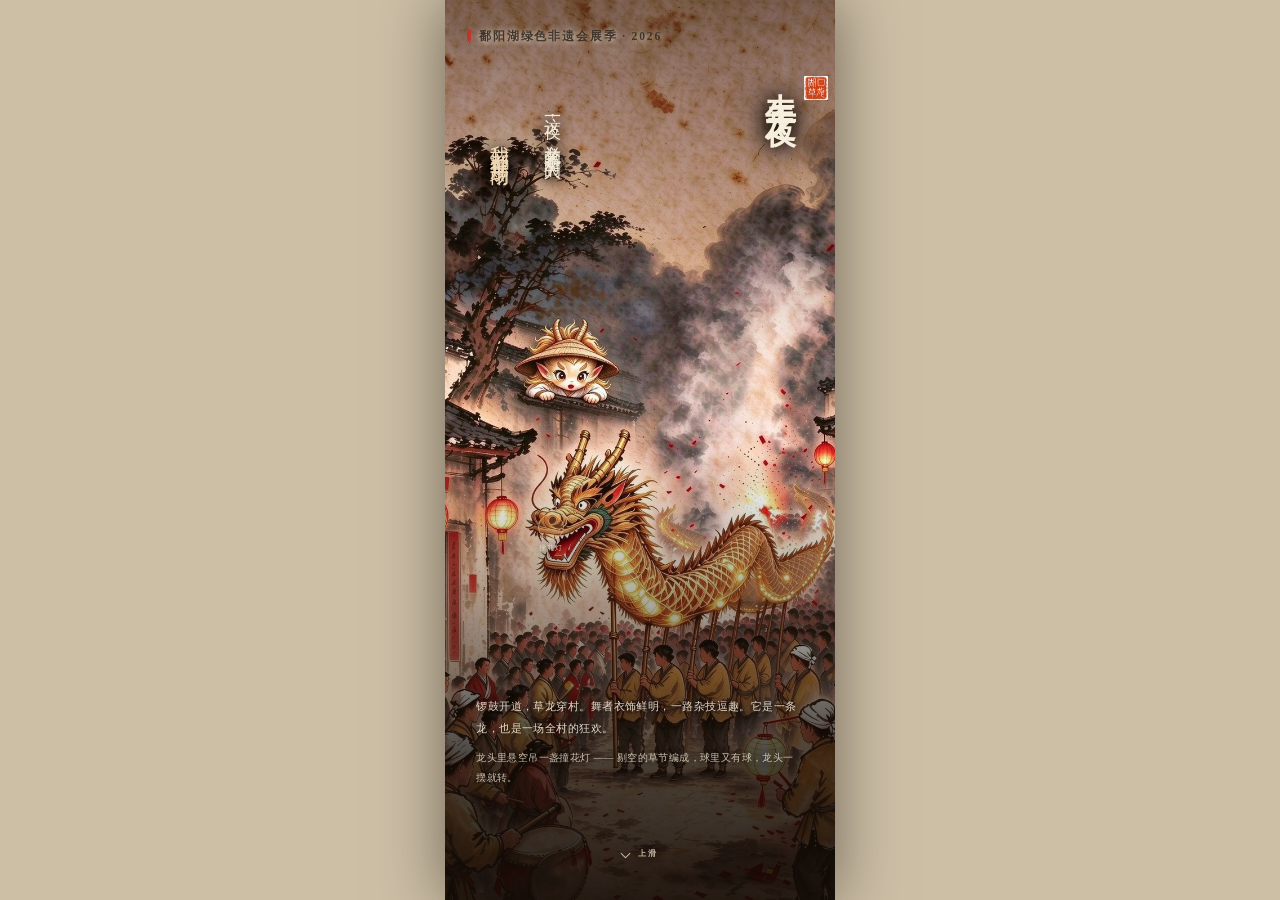
<file: pages/p10.html>
<!DOCTYPE html>
<html lang="zh-CN"><head><meta charset="UTF-8">
<meta name="viewport" content="width=device-width,initial-scale=1,maximum-scale=1,user-scalable=no,viewport-fit=cover">
<title>草龙记 · 第 11 页 丰年之夜</title>
<link rel="stylesheet" href="../css/p10.css?v=2026102045">
</head><body>

<div class="stage" id="stage">
  <section id="p11" class="page" data-page="11" data-title="丰年之夜">
    <header class="topbar-fest"><span><i class="bar"></i>鄱阳湖绿色非遗会展季 · 2026</span></header>
    <img class="p11-art" src="../img/p10_29.jpg" alt="夜间草龙巡游">
    <div class="p11-scrim"></div>
    <i class="p11-star st1"></i><i class="p11-star st2"></i><i class="p11-star st3"></i>
    <i class="p11-star st4"></i><i class="p11-star st5"></i><i class="p11-star st6"></i>
    <i class="p11-star st7"></i><i class="p11-star st8"></i>

    <h2 class="p11-name">丰年之夜</h2>
    <span class="p11-seal"><img src="../img/stamp.png" alt=""></span>
    <p class="p11-lead">这一夜，举龙的是全村的人。</p>
    <p class="p11-eye">我们都在等那场雨。</p>
    <button class="p11-anchor" id="p11Anchor" aria-label="张彩"><span>撞花灯</span></button>
    <div class="p11-slip" id="p11Slip">
      <div class="pg on" id="p11pg1">
          <img class="ball" src="../img/p10_30.webp" alt="剔空草节编成的撞花灯">
          <div class="cap">剔空的草节编成，球里又有球</div>
          <div class="who" style="margin-top:.75em">撞 花 灯</div>
          <div class="line">龙头里悬空吊一盏撞花灯。灯用剔空的草节编成，球里又有球；龙头一摆，它就滴溜溜地转。</div>
        </div>
        <div class="pg" id="p11pg2">
          <div class="who">这 一 页</div>
          <div class="line" style="color:#3a3229">前面几页，都是几双手在编这张网。<br>这一页，是整个村子在举。</div>
          <div class="line" style="margin-top:.75em;color:#3a3229">一个人成不了事 —— 手艺要有人看、有人接、有人抬。</div>
          <div class="ho" style="margin-top:1em;padding-top:.7em;border-top:1px solid rgba(168,135,63,.35);text-align:left;font-size:.44rem;line-height:1.85;color:#8f7d5c;letter-spacing:.02em">据《遍观湖口·湖口草龙》<br>一条长 28 米、11 节的草龙，约需 300 个工时</div>
        </div>
        <div class="p11-pager"><b id="p11pgno">一 / 二</b><span class="nx" id="p11next">下一页</span></div>
    </div>

    <div class="p11-foot">
      <p>锣鼓开道，草龙穿村。舞者衣饰鲜明，一路杂技逗趣。它是一条龙，也是一场全村的狂欢。</p>
      <p>龙头里悬空吊一盏撞花灯 —— 剔空的草节编成，球里又有球，龙头一摆就转。</p>
      
    </div>

    <div class="p11-hint"><i class="arr"></i>上滑</div>
  </section>

</div>


<script src="../js/p10.js?v=2026102045"></script>
<script src="../js/bridge.js?v=2026102045"></script>
</body></html>
</file>
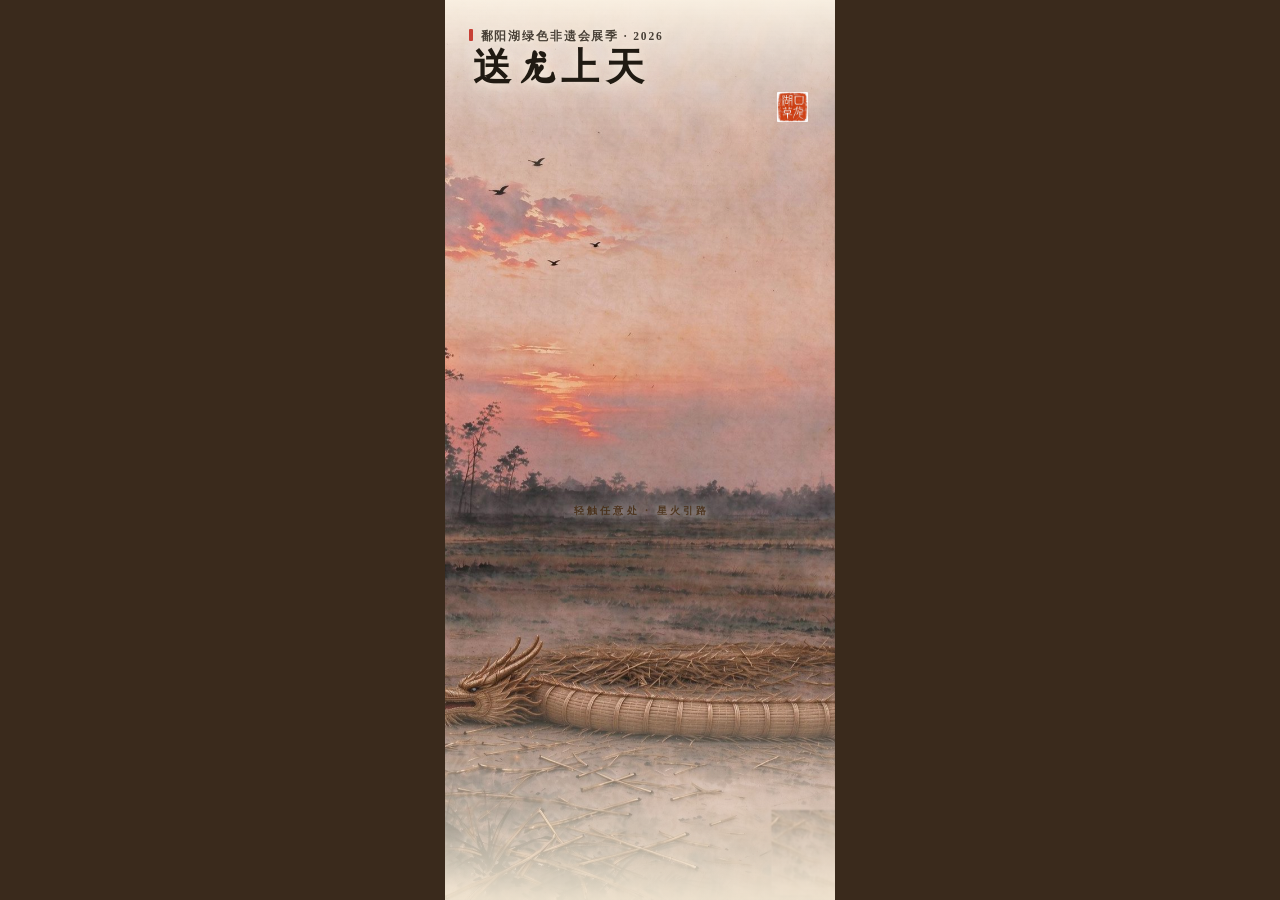
<file: pages/p11.html>
<!DOCTYPE html>
<html lang="zh-CN"><head><meta charset="UTF-8">
<meta name="viewport" content="width=device-width,initial-scale=1,maximum-scale=1,user-scalable=no,viewport-fit=cover">
<title>草龙记 · 第 12 页 送龙上天</title>
<link rel="stylesheet" href="../css/p11.css?v=2026102045">
</head><body>

<div class="page" id="page">
  <img class="bg b-before show" src="../img/p11_31.jpg" alt="烧之前·草龙卧田">
  <img class="bg b-burning" src="../img/p11_32.jpg" alt="正在烧·草龙骨架">
  <img class="bg b-after" src="../img/p11_33.jpg" alt="烧之后·灰烬还田">
  <div class="veil"></div>
  <div class="glowambient" id="glowambient"></div>
  <div class="fireglow" id="fireglow"></div>
  <div class="glowground" id="glowground"></div>
  <canvas id="fx"></canvas>

  <header class="head">
    <p class="topbar"><i class="bar"></i>鄱阳湖绿色非遗会展季 · 2026</p>
    <h1 class="title">送龙上天</h1>
  </header>
  <span class="seal"><img src="../img/stamp.png" alt=""></span>

  <p class="guide" id="guide">轻触任意处 · 星火引路</p>

  <div class="panel" id="panel">
    <i class="topleft"></i><i class="topright"></i><i class="botleft"></i><i class="botright"></i>
    <p class="p-title">它不是被烧掉了，它是回去了。</p>
    <p class="p-thesis">取之于田，还之于田。</p>
    <p class="p-body">火尽了，灰落进土里。<br>草龙回到田里——编它的人还在，明年，还会有人把它扎起来。</p>
    <p class="p-deep">你变成什么样，不只看你飞得多高；<br>更看你最后给出了什么。<br><br>龙回到田里，下一茬稻子才长得出来；<br>上一代人还了田，下一代人才有稻草。</p>
    <p class="p-note">送龙上天 · 湖口民俗：焚化送龙，纸灰还田，取意秸秆归土。焚化前，掌龙头者高声「张彩」——唱一句祝词，众人齐和「好哇」：「保护风调又雨顺，保护五谷再丰登。」</p>
    <button class="p-btn" id="btn">收 下</button>
  </div>

  <div class="hint" id="scrollHint"><i class="arr"></i>向上滑动</div>
</div>



<script src="../js/p11.js?v=2026102045"></script>
<script src="../js/bridge.js?v=2026102045"></script>
</body></html>
</file>
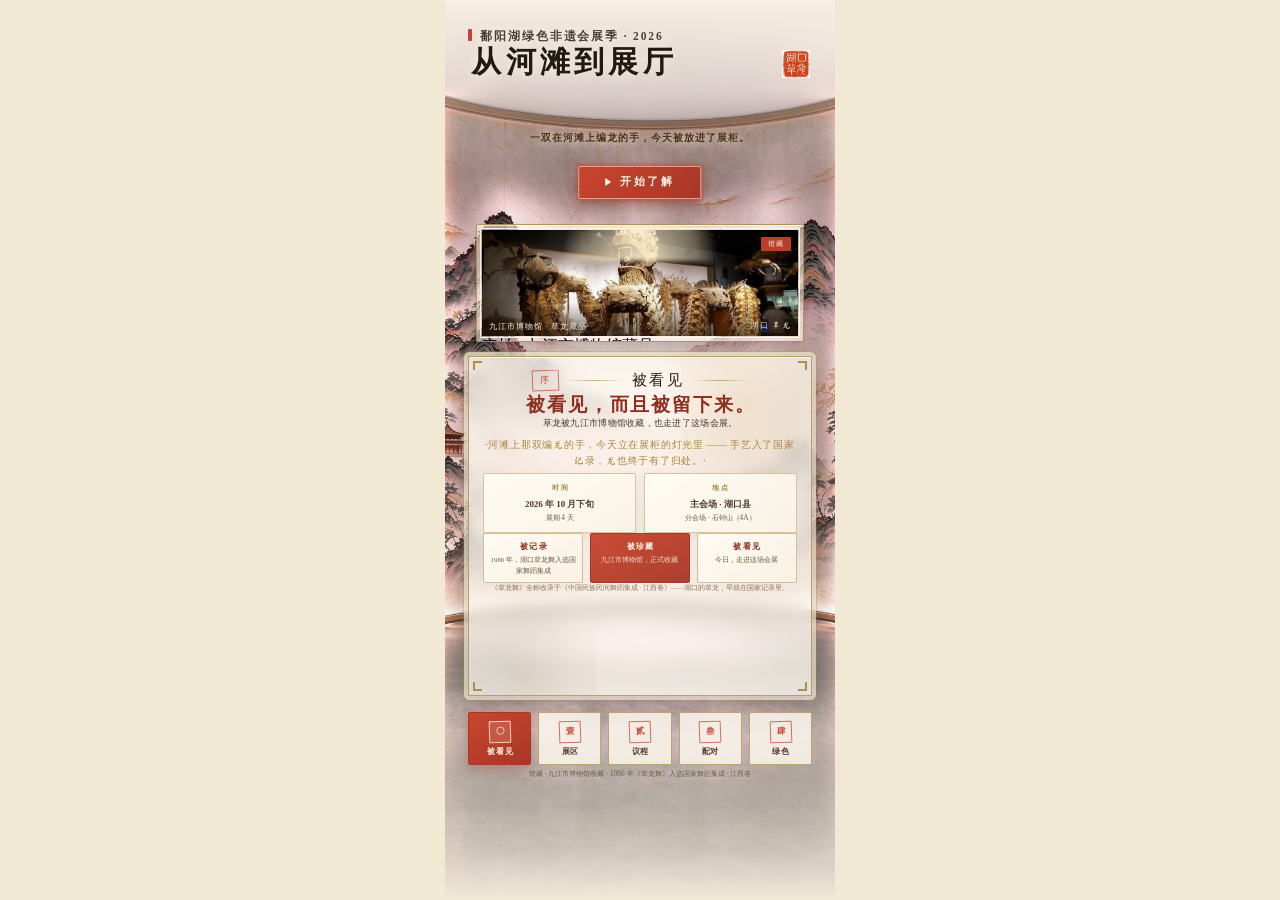
<file: pages/p12.html>
<!DOCTYPE html>
<html lang="zh-CN"><head><meta charset="UTF-8">
<meta name="viewport" content="width=device-width,initial-scale=1,maximum-scale=1,user-scalable=no,viewport-fit=cover">
<title>草龙记 · 第 13 页 从河滩到展厅</title>
<link rel="stylesheet" href="../css/p12.css?v=2026102045">
</head><body>

<div class="page" id="page">
  <img class="bg" src="../img/p12_34.jpg" alt="展厅">
  <div class="veil"></div>
  <header class="head">
    <p class="topbar"><i class="bar"></i>鄱阳湖绿色非遗会展季 · 2026</p>
    <h1 class="title">从河滩到展厅</h1>
  </header>
  <span class="seal"><img src="../img/stamp.png" alt=""></span>
  <p class="guide">一双在河滩上编龙的手，今天被放进了展柜。</p>
  <button class="btn" id="btn"><i class="dot"></i>开始了解</button>

  <!-- 展品展柜 -->
  <div class="artcard" id="artcard">
    <img src="../img/p12_35.jpg" alt="馆藏草龙">
    <i class="shade"></i>
    <span class="tag">馆藏</span>
    <span class="src-tag">实拍 · 九江市博物馆藏品</span>
    <span class="cap">九江市博物馆 · 草龙藏品</span>
    <span class="sig">湖口 草龙</span>
  </div>

  <div class="panel">
    <i class="corner ct"></i><i class="corner cb"></i><i class="corner bl"></i><i class="corner br"></i>
    <div class="view">

      <div class="block on" data-b="b0">
        <div class="ch"><span class="num">序</span><i class="ln"></i><span class="cn">被看见</span><i class="ln"></i></div>
        <p class="thesis">被看见，而且被留下来。</p>
        <p class="subth">草龙被九江市博物馆收藏，也走进了这场会展。</p>
        <p class="person">河滩上那双编龙的手，今天立在展柜的灯光里 —— 手艺入了国家记录，龙也终于有了归处。</p>
        <div class="metagrid">
          <div class="meta2 card"><p class="mt">时间</p><p class="mv">2026 年 10 月下旬</p><p class="ms">展期 4 天</p></div>
          <div class="meta2 card"><p class="mt">地点</p><p class="mv">主会场 · 湖口县</p><p class="ms">分会场 · 石钟山（4A）</p></div>
        </div>
        <div class="prove">
          <div class="pv"><b>被记录</b><span>1986 年，湖口草龙舞入选国家舞蹈集成</span></div>
          <div class="pv hot"><b>被珍藏</b><span>九江市博物馆，正式收藏</span></div>
          <div class="pv"><b>被看见</b><span>今日，走进这场会展</span></div>
        </div>
        <p class="provenote">《草龙舞》全称收录于《中国民族民间舞蹈集成 · 江西卷》——湖口的草龙，早就在国家记录里。</p>
      </div>

      <div class="block" data-b="b1">
        <div class="ch"><span class="num">壹</span><i class="ln"></i><span class="cn">五大展区</span><i class="ln"></i></div>
        <div class="zones">
          <span class="zone">见草</span><span class="zone">成龙</span><span class="zone hot">点亮</span><span class="zone">展贸</span><span class="zone">归田</span>
        </div>
        <div class="route">
          <span class="rnode">主入口</span><span class="rarr">→</span><span class="rnode">见草</span><span class="rarr">→</span><span class="rnode">成龙</span><span class="rarr">→</span><span class="rnode hot">点亮</span><span class="rarr">→</span><span class="rnode">展贸</span><span class="rarr">→</span><span class="rnode">归田</span><span class="rarr">→</span><span class="rnode">出口市集</span>
        </div>
        <div class="zi card">「归田」展区置于出口前最后一站——<br>观众离场前看到的最后一件事，是这场展会结束后，物料去了哪里。</div>
      </div>

      <div class="block" data-b="b2">
        <div class="ch"><span class="num">贰</span><i class="ln"></i><span class="cn">四天议程</span><i class="ln"></i></div>
        <div class="sched">
          <div class="srow hot"><span class="sdot">壹</span>
            <p class="sdate">D1 · 专业日<span class="en">PROFESSIONAL DAY</span></p>
            <p class="sitems">开幕论坛「绿色非遗与展贸融合」· 采购商配对洽谈会（预约制）· 非遗数字化成果发布</p></div>
          <div class="srow"><span class="sdot">贰</span>
            <p class="sdate">D2 – D4 · 公众日<span class="en">PUBLIC DAYS</span></p>
            <p class="sitems">匠人市集 · 草龙编制体验工坊（每日 4 场 · 限 30 人）· 非遗课堂</p></div>
          <div class="srow"><span class="sdot">叁</span>
            <p class="sdate">D3 · 入夜<span class="en">NIGHT</span></p>
            <p class="sitems">夜间草龙巡游</p></div>
          <div class="srow"><span class="sdot">肆</span>
            <p class="sdate">D4 · 闭幕<span class="en">CLOSING</span></p>
            <p class="sitems">送龙上天仪式</p></div>
        </div>
      </div>

      <div class="block" data-b="b3">
        <div class="ch"><span class="num">叁</span><i class="ln"></i><span class="cn">商贸配对</span><i class="ln"></i></div>
        <div class="flow">
          <span class="fnode"><span class="fn">01</span><b>提交需求</b>专业观众提交采购需求</span><span class="farr">→</span>
          <span class="fnode"><span class="fn">02</span><b>智能匹配</b>按品类匹配展商</span><span class="farr">→</span>
          <span class="fnode"><span class="fn">03</span><b>生成日程</b>生成洽谈日程</span><span class="farr">→</span>
          <span class="fnode"><span class="fn">04</span><b>现场洽谈</b>预约洽谈室</span>
        </div>
        <div class="tagcard card"><p class="blk-title">目标采购商</p>
          <div class="tags2"><span class="tag2">文旅景区</span><span class="tag2">酒店民宿</span><span class="tag2">教育机构</span><span class="tag2">电商与 MCN</span><span class="tag2">绿色材料与包装企业</span></div></div>
        <div class="tagcard card"><p class="blk-title">重点品类</p>
          <div class="tags2"><span class="tag2">草编文创</span><span class="tag2">秸秆材料与制品</span><span class="tag2">非遗课程与研学</span><span class="tag2">数字内容授权</span></div></div>
        <p class="flownote">洽谈日程生成后 · 现场预约洽谈室</p>
      </div>

      <div class="block" data-b="b4">
        <div class="ch"><span class="num">肆</span><i class="ln"></i><span class="cn">一本绿色账</span><i class="ln"></i></div>
        <p class="pledge">我们承诺：展会结束，每一根秸秆，都有去处。</p>
        <div class="eticket">
          <div class="et-ico"><i></i><i></i><span>电子票</span></div>
          <p class="et-txt"><b>一票通全场</b>一张电子票替代纸质门票、导览图与会刊。展期 4 天，主会场湖口县文化体育中心，分会场石钟山。</p>
        </div>
        <div class="gcards">
          <div class="gcard"><p class="gt">无纸化</p><p class="gb">门票 / 导览图 / 会刊 / 议程全部电子化。<br>按 4 天约 4 万人次、人均 120g 测算，<b>减少用纸约 4.8 吨</b>。</p></div>
          <div class="gcard"><p class="gt">展具复用</p><p class="gb">模块化展具，目标复用率<b>≥ 80%</b>；草编与秸秆装饰撤展后统一回收。</p></div>
          <div class="gcard"><p class="gt">撤展处置</p><p class="gb">「送龙上天」即本展会撤展物料处置方案——<b>草编展品与秸秆装饰粉碎还田</b>。</p></div>
          <div class="gcard"><p class="gt">分时控流</p><p class="gb">预约入场用于控流与客流预测，<b>降低峰值能耗</b>。</p></div>
        </div>
        <p class="calcnote">以上为方案测算值，非实测数据；正式备案后按实际核算并公示。</p>
      </div>
    </div>
  </div>

  <div class="tabs" id="tabs">
    <div class="tab on" data-t="b0"><span class="mn">〇</span><em>被看见</em></div>
    <div class="tab" data-t="b1"><span class="mn">壹</span><em>展区</em></div>
    <div class="tab" data-t="b2"><span class="mn">贰</span><em>议程</em></div>
    <div class="tab" data-t="b3"><span class="mn">叁</span><em>配对</em></div>
    <div class="tab" data-t="b4"><span class="mn">肆</span><em>绿色</em></div>
  </div>

  <p class="factbar2">馆藏 · 九江市博物馆收藏 · 1986 年《草龙舞》入选国家舞蹈集成 · 江西卷</p>

  <div class="vpop" id="vpop">
    <i class="corner ct"></i><i class="corner cb"></i>
    <span class="vclose" id="vclose">✕</span>
    <div class="vbox" id="vbox">
      <div class="loader" id="loader">
        <div class="ring"></div>
        <p class="t1">正在放映</p>
        <p class="t2">请稍候 · 光影将至</p>
        <div class="bar"><i></i></div>
      </div>
      <video id="tv" src="../video/cl_dragon.mp4" playsinline loop preload="none"></video>
    </div>
    <p class="vtitle">送龙上天 · 纪实影像</p>
    <p class="vnote">点击画面以外区域可关闭</p>
  </div>
</div>



<script src="../js/p12.js?v=2026102045"></script>
<script src="../js/bridge.js?v=2026102045"></script>
</body></html>
</file>
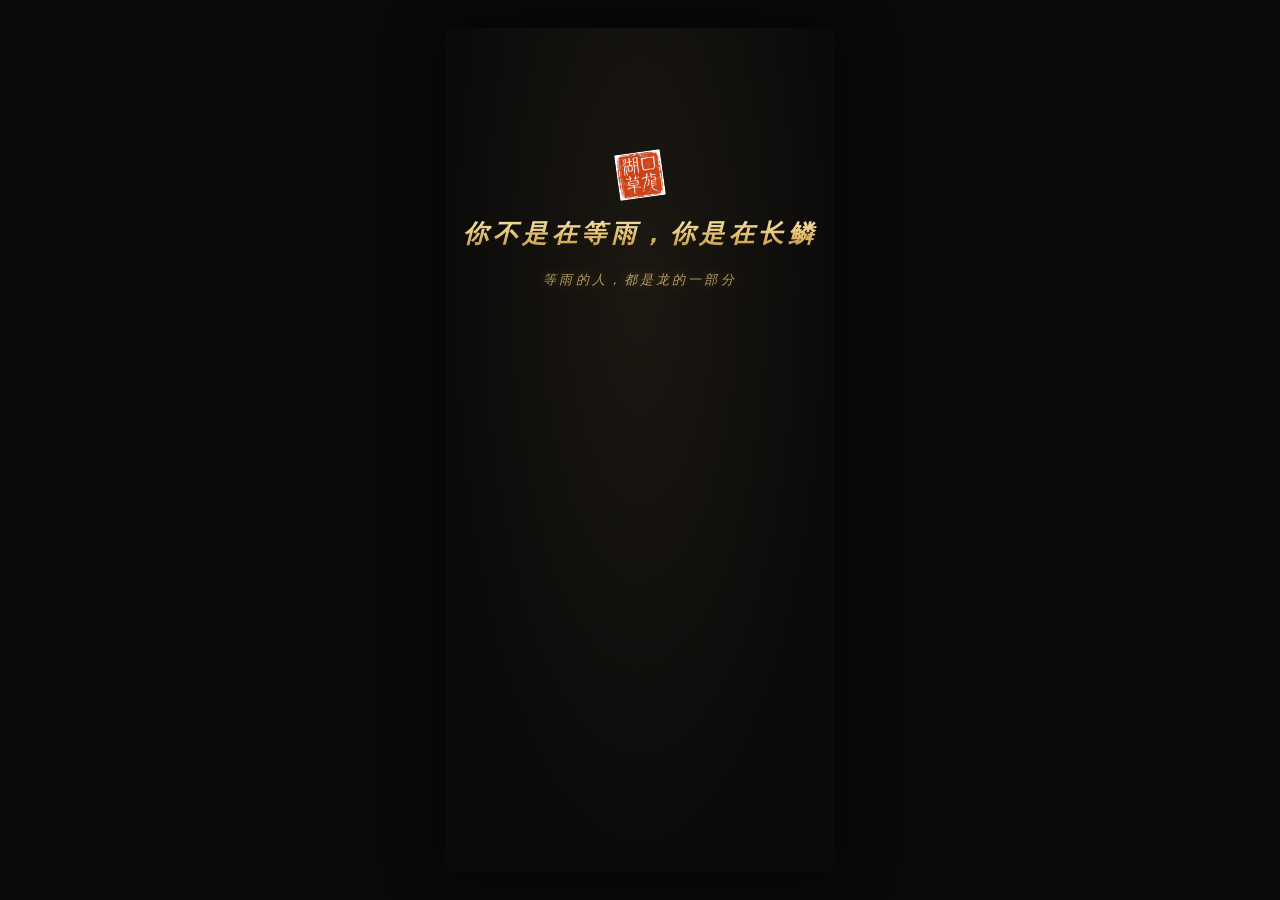
<file: pages/p13.html>
<!DOCTYPE html>
<html lang="zh-CN"><head><meta charset="UTF-8">
<meta name="viewport" content="width=device-width,initial-scale=1,maximum-scale=1,user-scalable=no,viewport-fit=cover">
<title>草龙记 · 卷尾题跋</title>
<link rel="stylesheet" href="../css/p13.css?v=2026102045">
</head><body>

<div id="stage">

<!-- 开场黑屏 -->
<div class="intro-screen" id="introScreen">
  <div class="intro-seal"><img src="../img/stamp.png" alt=""></div>
  <div class="intro-title">你不是在等雨，你是在长鳞</div>
  <div class="intro-sub">等雨的人，都是龙的一部分</div>
</div>

<!-- 主页面 -->
<div class="main-page" id="mainPage">
  <div class="edge-left"></div>
  <div class="edge-right"></div>
  <div class="edge-top"></div>
  <div class="edge-bottom"></div>

  <div class="bg-scene" id="bgScene">
    <img class="bg-img" id="bgImg" src="../img/p13_36.jpg" alt="">
  </div>
  <div class="glow-orb"></div>
  <div class="glow-orb lt"></div>
  <div class="vignette"></div>

  <div class="foreground">
    <div class="topbar-row"><span><i class="bar"></i>鄱阳湖绿色非遗会展季 · 2026</span></div>
    <div class="top-row">
      <div class="seal-stamp" id="mainSeal"><img src="../img/stamp.png" alt=""></div>
      <div class="title-block" id="titleBlock">
        <div class="main-title">卷尾 · 题跋</div>
        <div class="title-rule"></div>
        <div class="sub-title">手卷的题跋，留给后来的人</div>
      </div>
    </div>

    <div class="mid-area">
      <div class="info-card" id="infoCard">
        <button class="card-close" id="cardClose" aria-label="收起">×</button>
        <div class="ch-head">
          <div class="ch-seal" id="chSeal"><img src="../img/stamp.png" alt=""></div>
          <div class="ch-stage" id="chStage">起</div>
        </div>
        <div class="ch-main" id="chMain">田里的一把草</div>
        <div class="ch-body" id="chBody">每个普通人的来处，都从一把最寻常的秸秆开始。</div>
      </div>
      <div class="right-quote" id="rightQuote">后来的手 · 续写成龙</div>
    </div>

    <div class="bottom-area" id="bottomArea">
      <div class="notes-strip" id="notesStrip">
        <span class="notes-empty" id="emptyTip">尚无来者题跋，落笔即是第一人。</span>
      </div>
      <div class="anchor-row" id="anchorRow"></div>
      <div class="sign-row">
        <div>
          <div class="sign-left">草成器，器归田</div>
          <div class="sign-right">—— 写给每个等雨的普通人</div>
        </div>
        <button class="checkin-btn" id="checkinBtn">当下是草，来日是龙</button>
      </div>
      <div class="credit-line" id="creditLine">插画由 AI 生成 · 实拍图片与音频来源见右下「源」印</div>
    </div>
  </div>
</div>

<!-- 书写弹窗 -->
<div class="checkin-overlay" id="checkinOverlay">
  <div class="checkin-card">
    <span class="card-topline"></span>
    <button class="close-btn" id="closeBtn">×</button>
    <div class="card-seal"><img src="../img/stamp.png" alt=""></div>
    <div class="write-phase" id="writePhase">
      <div class="card-top-seal"><img src="../img/stamp.png" alt=""></div>
      <div class="write-title">写下你正在等的那场雨</div>
      <div class="write-sub">落成这一卷的题跋 · 你写一句，龙鳞就长一片</div>
      <textarea class="write-input" id="writeInput" placeholder="例：今年的稻浪，替我等到来年……"></textarea>
      <div class="preset-row">
        <button class="preset-btn" data-t="今年的稻浪，替我等到来年">一键填入</button>
        <button class="preset-btn" data-t="雨还没来，鳞先长了">换一句</button>
      </div>
      <button class="write-submit" id="writeSubmit">落 笔 成 跋</button>
    </div>
    <div class="write-ok" id="writeOk">
      <div class="ok-big">当下是草，来日是龙</div>
      <div class="ok-my-text" id="okMyText"></div>
      <div class="ok-label">龙 在 听 · 安 慰 话 术</div>
      <div class="ok-advice" id="okAdvice"></div>
      <button class="share-btn" id="shareBtn">生成分享卡片</button>
    </div>
  </div>
</div>

<!-- 分享卡片弹层 -->
<div class="share-overlay" id="shareOverlay">
  <div class="share-panel">
    <div class="share-title-row">
      <div class="share-title">草龙记 · 题跋分享卡</div>
      <button class="share-close" id="shareClose">×</button>
    </div>
    <div class="share-canvas-wrap">
      <canvas id="shareCanvas" width="780" height="1120"></canvas>
    </div>
    <div class="share-actions">
      <button class="share-action save" id="shareSave">保存图片</button>
      <button class="share-action copy" id="shareCopy">复制文案</button>
    </div>
    <div class="share-tip">保存到相册 · 分享给下一个正在长鳞的人</div>
  </div>
</div>


</div><!-- /#stage -->

<script src="../js/p13.js?v=2026102045"></script>
<script src="../js/bridge.js?v=2026102045"></script>
</body></html>
</file>
<file: css/shell.css>
/* shell.css —— 外层甲板：13 页各自独立 iframe，垂直滑行翻页 */
*{margin:0;padding:0;box-sizing:border-box}
html,body{height:100%}
body{
  background:#d9cdb4;
  overflow:hidden;
  -webkit-tap-highlight-color:transparent;
  font-family:'LXGW WenKai','Kaiti SC','STKaiti','KaiTi','SimSun',serif;
}
#stage{position:fixed;inset:0;overflow:hidden;touch-action:none}
#deck{width:100%;will-change:transform}
#deck .slot{position:relative;width:100%;overflow:hidden;touch-action:none;
  background:#d9cdb4}   /* 与页面同底色，翻页空隙不露白、不闪色 */
#deck .slot iframe{
  display:block;width:100%;height:100%;
  border:0;background:transparent;touch-action:none;
}

/* ---------- 首屏加载动画 ---------- */
#boot{
  position:fixed;inset:0;z-index:200;
  background:#d9cdb4;
  display:flex;align-items:center;justify-content:center;
  transition:opacity .6s ease;
}
#boot.hide{opacity:0;pointer-events:none}
.boot-inner{
  display:flex;flex-direction:column;align-items:center;gap:16px;
  animation:bootIn .9s ease-out both;
}
@keyframes bootIn{from{opacity:0;transform:translateY(16px)}to{opacity:1;transform:none}}
.boot-ring{
  width:76px;height:76px;border-radius:50%;
  border:3px solid rgba(140,50,35,.16);
  border-top-color:rgba(140,50,35,.9);
  border-right-color:rgba(140,50,35,.5);
  animation:bootSpin 1.1s linear infinite;
}
@keyframes bootSpin{to{transform:rotate(360deg)}}
.boot-logo{
  font-size:26px;font-weight:700;letter-spacing:.38em;text-indent:.38em;
  color:#4a3728;
  font-family:'LXGW WenKai','Kaiti SC','STKaiti','KaiTi',serif;
  animation:bootBreath 1.8s ease-in-out infinite;
}
@keyframes bootBreath{0%,100%{opacity:.5}50%{opacity:1}}
.boot-sub{
  font-size:12px;letter-spacing:.32em;text-indent:.32em;
  color:rgba(58,50,41,.62);
  animation:bootIn 1.1s ease-out .25s both;
}

/* 右侧点阵 */
.dots{
  position:fixed;right:10px;top:50%;transform:translateY(-50%);
  z-index:50;display:flex;flex-direction:column;gap:7px;
  pointer-events:none;
}
.dots i{
  width:6px;height:6px;border-radius:50%;
  background:rgba(36,31,24,.22);
  pointer-events:auto;cursor:pointer;
  transition:background .3s,transform .3s;
}
.dots i.on{background:rgba(140,50,35,.85);transform:scale(1.45)}

/* 底部导航按钮 */
.nav{
  position:fixed;left:50%;bottom:16px;transform:translateX(-50%) translateY(30px);
  z-index:50;opacity:0;transition:opacity .6s,transform .6s;
  pointer-events:none;
}
.nav.show{opacity:1;transform:translateX(-50%) translateY(0);pointer-events:auto}
#nextBtn{
  width:44px;height:44px;border-radius:50%;
  border:1px solid rgba(36,31,24,.28);
  background:rgba(247,240,225,.82);
  color:rgba(36,31,24,.75);
  font-size:20px;line-height:1;
  cursor:pointer;
  box-shadow:0 2px 10px rgba(70,45,25,.18);
  -webkit-backdrop-filter:blur(4px);backdrop-filter:blur(4px);
  transition:background .3s,color .3s;
}
#nextBtn:active{background:rgba(140,50,35,.9);color:#f7efe2}

/* 上滑提示 */
.hint{
  position:fixed;left:50%;bottom:22px;transform:translateX(-50%);
  z-index:49;
  font-size:12px;font-weight:600;letter-spacing:.3em;text-indent:.3em;
  color:rgba(58,50,41,.72);
  transition:opacity .5s;
  pointer-events:none;
  text-shadow:0 1px 6px rgba(239,228,205,.8);
}
.hint.hide{opacity:0}

/* ---------- 声音钮（左下角，与 #nextBtn 同语言） ---------- */
#sndBtn{
  position:fixed;left:16px;bottom:16px;z-index:60;
  width:44px;height:44px;border-radius:50%;
  border:1px solid rgba(36,31,24,.28);
  background:rgba(247,240,225,.82);
  color:rgba(36,31,24,.72);
  display:flex;align-items:flex-end;justify-content:center;gap:2.5px;
  padding-bottom:19px;
  cursor:pointer;
  box-shadow:0 2px 10px rgba(70,45,25,.18);
  -webkit-backdrop-filter:blur(4px);backdrop-filter:blur(4px);
  transition:background .3s,border-color .3s;
}
#sndBtn:active{background:rgba(140,50,35,.9);color:#f7efe2}
#sndBtn .bar{display:block;width:2.5px;border-radius:1px;background:currentColor;
  transform-origin:bottom;height:7px;transition:opacity .3s}
#sndBtn .b1{height:7px}  #sndBtn .b2{height:13px}  #sndBtn .b3{height:9px}
#sndBtn .lab{position:absolute;left:0;right:0;bottom:5px;text-align:center;
  font-size:8px;letter-spacing:.08em;color:currentColor;opacity:.5;line-height:1}
#sndBtn.playing .b1{animation:eqA .86s ease-in-out infinite}
#sndBtn.playing .b2{animation:eqB .68s ease-in-out infinite}
#sndBtn.playing .b3{animation:eqC .78s ease-in-out infinite}
@keyframes eqA{0%,100%{height:5px}50%{height:13px}}
@keyframes eqB{0%,100%{height:14px}50%{height:6px}}
@keyframes eqC{0%,100%{height:9px}50%{height:15px}}
#sndBtn .slash{display:none;position:absolute;left:50%;top:50%;width:1.5px;height:26px;
  background:rgba(140,50,35,.8);transform:translate(-50%,-50%) rotate(45deg);border-radius:1px}
#sndBtn.off .slash{display:block}
#sndBtn.off .bar{opacity:.3}
#sndBtn.nudge::after{
  content:'';position:absolute;inset:-7px;border-radius:50%;
  border:1px solid rgba(140,50,35,.55);
  animation:nudgeRing 2.2s ease-out infinite;
}
@keyframes nudgeRing{
  0%{transform:scale(.86);opacity:0}
  35%{opacity:.9}
  100%{transform:scale(1.25);opacity:0}
}
</file>
<file: css/chat.css>
/* chat.css —— 芨芨龙聊天小窗（外层，13页全覆盖） */
#chatFab{
  position:fixed;right:10px;top:46%;
  width:42px;height:42px;border-radius:50%;
  z-index:120;cursor:pointer;touch-action:none;
  background:rgba(255,255,255,.98);
  box-shadow:0 3px 12px rgba(70,35,18,.26);
  -webkit-tap-highlight-color:transparent;
  will-change:transform;
  transition:transform .16s cubic-bezier(.25,1.2,.35,1),opacity .3s;
}
#chatFab img{display:block;width:100%;height:100%;border-radius:50%;object-fit:cover}
/* 点击压缩动画 */
#chatFab:active{transform:scale(.8)}
#chatFab.dragging{transition:none}

/* ---------- 聊天面板 ---------- */
#chatPanel{
  position:fixed;right:12px;bottom:12px;top:auto;
  width:min(330px,88vw);height:min(580px,74vh);
  z-index:130;display:flex;flex-direction:column;
  background:rgba(250,243,228,.98);
  border:1.5px solid rgba(168,120,55,.65);
  border-radius:14px;overflow:hidden;
  box-shadow:0 14px 46px rgba(60,30,12,.32),0 2px 0 rgba(255,250,238,.9) inset;
  transform:translateX(calc(100% + 30px));opacity:0;
  visibility:hidden;pointer-events:none;
  transition:transform .5s cubic-bezier(.2,1.2,.3,1),opacity .35s;
  will-change:transform;
}
#chatPanel.open{
  transform:translateX(0);opacity:1;visibility:visible;pointer-events:auto;
}
/* 标题栏 */
#chatHead{
  display:flex;align-items:center;gap:8px;padding:9px 10px;
  background:linear-gradient(135deg,#c43328,#a5251c);
  color:#fff8ec;
}
#chatHead .av{width:32px;height:32px;border-radius:50%;overflow:hidden;
  background:#fff;flex:none;box-shadow:0 0 0 2px rgba(255,248,236,.85)}
#chatHead .av img{width:100%;height:100%;display:block;object-fit:cover}
#chatHead .nm{flex:1;min-width:0}
#chatHead .nm b{display:block;font-size:14px;letter-spacing:.06em}
#chatHead .nm i{display:block;font-style:normal;font-size:10px;opacity:.85;margin-top:1px}
#chatHead .hd-btn{
  width:30px;height:30px;border-radius:50%;border:0;flex:none;
  background:rgba(255,248,236,.16);color:#fff8ec;font-size:15px;
  cursor:pointer;display:flex;align-items:center;justify-content:center;
  transition:background .25s;
}
#chatHead .hd-btn:hover{background:rgba(255,248,236,.3)}
#chatHead .hd-btn#chatCredit{font-size:12.5px;font-family:"Kaiti SC","KaiTi",serif;font-weight:700}
#chatHead .hd-btn.mute-off{opacity:.55}
#chatHead .hd-btn.mute-off::after{content:'';position:absolute;width:16px;height:2px;
  background:#ffd9c9;transform:rotate(-45deg);border-radius:1px}
/* 消息区 */
#chatBody{flex:1;overflow-y:auto;padding:12px 12px 6px;
  background:
    radial-gradient(circle at 15% 10%,rgba(196,50,38,.05),transparent 42%),
    radial-gradient(circle at 85% 90%,rgba(168,120,55,.06),transparent 45%),
    #f7efdd;
  overscroll-behavior:contain;}
#chatBody::-webkit-scrollbar{width:4px}
#chatBody::-webkit-scrollbar-thumb{background:rgba(168,120,55,.4);border-radius:2px}
.msg{display:flex;gap:7px;margin-bottom:11px;align-items:flex-end;
  animation:msgIn .38s cubic-bezier(.2,1.1,.3,1)}
.msg.bot .mav{width:26px;height:26px;border-radius:50%;overflow:hidden;flex:none;background:#fff;
  box-shadow:0 0 0 1.5px rgba(196,50,38,.4)}
.msg.bot .mav img{width:100%;height:100%;display:block;object-fit:cover}
.bub{
  max-width:82%;padding:9px 12px;font-size:13.5px;line-height:1.55;
  border-radius:12px;word-break:break-word;
  box-shadow:0 1px 3px rgba(70,40,18,.12);
}
.msg.bot .bub{background:#fff8ea;color:#3c2c1a;border:1px solid rgba(190,140,70,.35);
  border-bottom-left-radius:4px}
.msg.user{flex-direction:row-reverse}
.msg.user .bub{background:linear-gradient(135deg,#d34a3a,#b5341f);color:#fff7ea;
  border-bottom-right-radius:4px}
@keyframes msgIn{
  from{opacity:0;transform:translateY(12px) scale(.96)}
  to{opacity:1;transform:translateY(0) scale(1)}
}
/* 打字指示器 */
#typing{display:flex;gap:4px;padding:11px 14px;background:#fff8ea;
  border:1px solid rgba(190,140,70,.35);border-radius:12px;border-bottom-left-radius:4px;
  width:fit-content;margin-bottom:11px}
#typing i{width:6px;height:6px;border-radius:50%;background:#c9a66a;
  animation:tp 1s ease-in-out infinite}
#typing i:nth-child(2){animation-delay:.16s}
#typing i:nth-child(3){animation-delay:.32s}
@keyframes tp{0%,60%,100%{transform:translateY(0);opacity:.4}30%{transform:translateY(-4px);opacity:1}}
/* 快捷问题 */
.quick{display:flex;flex-wrap:wrap;gap:7px;padding:0 4px 8px}
.quick button{
  border:1px solid rgba(196,50,38,.5);background:#fff6e6;color:#b5341f;
  font-size:12px;padding:6px 11px;border-radius:16px;cursor:pointer;
  transition:transform .18s,background .2s;
}
.quick button:hover{background:#fde8d9;transform:scale(1.05)}
/* 输入区 */
#chatInput{display:flex;align-items:center;gap:7px;padding:9px 10px;
  border-top:1px solid rgba(168,120,55,.28);background:#fdf7ea}
#chatInput input{
  flex:1;min-width:0;border:1.5px solid rgba(168,120,55,.4);border-radius:18px;
  padding:9px 13px;font-size:13.5px;background:#fffcf3;color:#3c2c1a;outline:none;
}
#chatInput input:focus{border-color:#c43328}
#chatSend{
  width:36px;height:36px;border-radius:50%;border:0;flex:none;cursor:pointer;
  background:linear-gradient(135deg,#d34a3a,#b5341f);color:#fff7ea;font-size:15px;
  display:flex;align-items:center;justify-content:center;
  transition:transform .18s;
}
#chatSend:hover{transform:scale(1.08)}
#chatSend:active{transform:scale(.94)}
/* 面板打开时图标下沉隐藏 */
#chatFab.mini{opacity:0;pointer-events:none;transform:scale(.6)}
</file>
<file: css/p01.css>
@font-face{font-family:'BrushKai';src:url([data-uri]) format('woff2');font-display:swap}
:root{
  /* 色彩取自画面本身:宣纸米 / 墨 / 朱砂 / 金 —— 全屏只有这四个 */
  --paper:#efe4cd;
  --ink:#241f18;
  --ink-2:#4b4237;
  --cinnabar:#ad3826;
  --gold:#a8873f;
  --e-out:cubic-bezier(.16,1,.3,1);
}
*{margin:0;padding:0;box-sizing:border-box}
html,body{height:100%}
body{font-family:'LXGW WenKai','Kaiti SC','STKaiti','KaiTi','SimSun',serif;
  background:#d9cdb4;-webkit-tap-highlight-color:transparent;overflow:hidden}
.page-cover{position:relative;width:min(390px,100%);height:100dvh;min-height:520px;
  margin:0 auto;overflow:hidden;background:var(--paper)}

/* 画心 */
.art{position:absolute;inset:0;width:100%;height:100%;object-fit:cover;
  object-position:50% 44%;z-index:0;will-change:transform;
  animation:kenburns 34s var(--e-out) infinite alternate}
@keyframes kenburns{from{transform:scale(1.035) translateY(-6px)}to{transform:scale(1) translateY(0)}}

/* 衬底:这一版是【浅色】衬底 —— 字是墨,底是宣纸,和上一版正好相反。
   只在上下两端极薄一层,避免把画面自带的那点颜色洗掉。 */
.veil-top{position:absolute;left:0;right:0;top:0;height:30%;z-index:1;pointer-events:none;
  background:linear-gradient(180deg,
    rgba(239,228,205,.96) 0%,rgba(239,228,205,.80) 42%,
    rgba(239,228,205,.34) 76%,rgba(239,228,205,0) 100%)}
/* 地脚加高加强 —— 底部几行原来压在稻田纹理上,9px 的字立不住 */
.veil-bot{position:absolute;left:0;right:0;bottom:0;height:38%;z-index:1;pointer-events:none;
  background:linear-gradient(0deg,
    rgba(239,228,205,.975) 0%,rgba(239,228,205,.92) 34%,
    rgba(239,228,205,.66) 62%,rgba(239,228,205,.24) 86%,rgba(239,228,205,0) 100%)}

/* ── 排布:仍是单中轴,元素分组,不撒四角 ── */
.inner{position:absolute;inset:0;z-index:3;display:flex;flex-direction:column;
  align-items:center;padding:6.2% 24px 0;text-align:center}

/* 顶行:展季一行 + 朱印(编号不做红框 —— 红框读起来像价签) */
.top{flex:0 0 auto;width:100%;display:flex;justify-content:space-between;
  align-items:flex-start;font-size:.62rem;font-weight:600;color:#241f18;
  letter-spacing:.16em;text-indent:.16em}
.top .dot{display:inline-block;width:5px;height:5px;border-radius:50%;
  background:var(--cinnabar);margin-right:.55em;vertical-align:middle}
.top .seal{width:1.9rem;height:1.9rem;display:flex;flex-direction:column;
  align-items:center;justify-content:center;background:var(--cinnabar);border-radius:1px;
  font-family:'BrushKai',serif;color:#f7efe2;font-size:.62rem;line-height:1.04;
  letter-spacing:0;text-indent:0;
  box-shadow:0 1px 4px rgba(60,40,20,.28)}

/* 主体:竖排标题 + 紧贴其右的竖排副题 —— 两组不同字号的列并置 */
.mid{flex:1 1 auto;width:100%;display:flex;align-items:flex-start;
  justify-content:center;padding-top:2.4vh}
.hero{display:flex;align-items:flex-start;gap:22px}
.vcol{display:flex;flex-direction:column;align-items:center}
.title{font-family:'BrushKai','LXGW WenKai',serif;font-weight:400;
  font-size:clamp(2.6rem,8.8vh,4.3rem);line-height:1.02;color:var(--ink);
  gap:.06em;
  text-shadow:0 1px 0 rgba(255,250,240,.75),0 2px 22px rgba(239,228,205,.9)}
.title span{display:block;line-height:1.04}
.sub{font-size:.84rem;line-height:1;color:#241f18;gap:.44em;
  padding-top:.5em;
  text-shadow:0 1px 3px rgba(239,228,205,1),0 0 16px rgba(239,228,205,.98),0 0 30px rgba(239,228,205,.7)}
.sub span{display:block;line-height:1}

/* 底部:两行小字 + 入口 + 上滑 */
.bot{flex:0 0 auto;width:100%;display:flex;flex-direction:column;margin-bottom:7.2%;
  align-items:center;gap:1.05vh}
.idline{font-size:.66rem;font-weight:600;letter-spacing:.16em;text-indent:.16em;color:#7a5f24}
.rule{width:88px;height:1px;
  background:linear-gradient(90deg,rgba(168,135,63,0),rgba(168,135,63,.75),rgba(168,135,63,0))}
.slogan{font-size:.66rem;font-weight:600;letter-spacing:.24em;text-indent:.24em;color:#9c3021}
/* 开始探索:换成国风匾额图。白底已抠成透明,形状不规则所以用 alpha 不是矩形裁切 */
.entry{display:flex;justify-content:center}
.entry a{display:block;width:78%;max-width:286px;text-decoration:none;
  transition:transform .18s cubic-bezier(.16,1,.3,1)}
.entry a:active{transform:scale(.955)}
.entry img{display:block;width:100%;height:auto;
  filter:drop-shadow(0 3px 9px rgba(110,64,34,.34))}
.hint{display:flex;justify-content:center;align-items:center;gap:.5rem;
  font-size:.68rem;font-weight:600;letter-spacing:.26em;text-indent:.26em;color:#241f18}
.hint .arr{width:10px;height:10px;border-right:1.5px solid var(--ink-2);
  border-bottom:1.5px solid var(--ink-2);transform:rotate(45deg);
  animation:drift 2.4s ease-in-out infinite}
@keyframes drift{0%,100%{transform:rotate(45deg) translate(0,0);opacity:.45}
  50%{transform:rotate(45deg) translate(3px,3px);opacity:1}}

/* 入场:默认即最终态,动画只作增强 */
@keyframes rise{from{opacity:0;transform:translateY(14px)}to{opacity:1;transform:translateY(0)}}
@keyframes sealIn{0%{opacity:0;transform:scale(1.5)}70%{opacity:1;transform:scale(.94)}100%{opacity:1;transform:scale(1)}}
@keyframes ruleIn{from{opacity:0;transform:scaleX(.2)}to{opacity:1;transform:scaleX(1)}}
.top{animation:rise .84s var(--e-out) .08s both}
.top .seal{animation:sealIn .7s cubic-bezier(.2,1.3,.4,1) .12s both}
.title{animation:rise 1.15s var(--e-out) .24s both}
.sub{animation:rise .9s var(--e-out) .56s both}
.idline{animation:rise .84s var(--e-out) .76s both}
.rule{animation:ruleIn .9s var(--e-out) .84s both}
.slogan{animation:rise .84s var(--e-out) .90s both}
.entry{animation:rise .84s var(--e-out) 1.00s both}
.hint{animation:rise .84s var(--e-out) 1.10s both}
@media (prefers-reduced-motion: reduce){*{animation:none !important}}

/* ═══════ 氛围动效 ═══════
   三个原则:慢(13~21s)、小(位移几像素到几十像素)、错开(周期互不相同,永不同步)。
   全部只改 transform / opacity —— GPU 合成,不用滤镜,不掉帧。
   全部压在文字之下(z-index:2,文字是 3)。 */


/* ═══════ 氛围动效 v2 ═══════
   四条原则:慢(13~26s)、小、周期互不相同、不成焦点。
   全部只改 transform / opacity —— GPU 合成;不用滤镜、不做全屏模糊,不掉帧。
   全部 z-index:2,在文字(3)之下。 */

/* ① 风过留痕:一道极宽的柔光带极慢纵向扫过 —— 像风掠过田野时稻穗依次倒伏的明暗波 */
.fx-gust{position:absolute;left:-12%;right:-12%;top:0;height:38%;z-index:2;pointer-events:none;
  background:linear-gradient(180deg,
    rgba(255,250,235,0) 0%,rgba(255,250,235,.075) 32%,
    rgba(255,250,235,.13) 50%,rgba(255,250,235,.07) 70%,rgba(255,250,235,0) 100%);
  animation:gust 18s cubic-bezier(.42,0,.58,1) infinite}
@keyframes gust{
  0%  {transform:translate3d(0,-125%,0)}
  100%{transform:translate3d(0,330%,0)}
}

/* ② 天光缓移:斜向天光缓缓移过纸面 */
.fx-sheen{position:absolute;inset:-20% -60%;z-index:2;pointer-events:none;
  background:linear-gradient(104deg,
    rgba(255,252,240,0) 42%,rgba(255,252,240,.30) 50%,rgba(255,252,240,0) 58%);
  opacity:.26;animation:sheen 21s linear infinite}
@keyframes sheen{0%{transform:translateX(-58%)}100%{transform:translateX(58%)}}

/* ③ 红日呼吸 */
.fx-sun{position:absolute;z-index:2;pointer-events:none;border-radius:50%;
  left:19.51%;top:64.02%;width:132px;height:132px;margin:-66px 0 0 -66px;
  background:radial-gradient(circle,
    rgba(232,132,80,.50) 0%,rgba(232,132,80,.24) 34%,rgba(232,132,80,0) 72%);
  animation:sunBreath 13s ease-in-out infinite}
@keyframes sunBreath{
  0%,100%{opacity:.30;transform:scale(.94)}
  50%    {opacity:.85;transform:scale(1.06)}
}

/* ④ 雾气流过:中段那层雾被风带着横向漂移 */
.fx-mist{position:absolute;left:-30%;right:-30%;top:44%;height:26%;z-index:2;pointer-events:none;
  background:linear-gradient(90deg,
    rgba(255,252,244,0) 0%,rgba(255,252,244,.16) 26%,
    rgba(255,252,244,.22) 50%,rgba(255,252,244,.14) 74%,rgba(255,252,244,0) 100%);
  -webkit-mask-image:linear-gradient(180deg,transparent,#000 40%,#000 60%,transparent);
          mask-image:linear-gradient(180deg,transparent,#000 40%,#000 60%,transparent);
  animation:mist 26s ease-in-out infinite alternate}
@keyframes mist{from{transform:translate3d(-9%,0,0)}to{transform:translate3d(9%,0,0)}}

/* ── 乙 · 写意点叶 v3:小、多、拉长 ──
   为什么变小必须同时拉长:6~8px 的圆疙瘩会读成"灰尘",细长一头尖的才还是叶子。
   尺寸按长尾分布(多数 6~9px,少数 12~15px),并让大的快、小的慢,给出纵深。 */
.fx-dot{position:absolute;top:0;z-index:2;pointer-events:none;will-change:transform;
  background:radial-gradient(ellipse at 42% 34%,#c8523c 0%,#b03a2a 60%,#9c3021 100%);
  filter:blur(.4px);
  animation-name:leafFall;animation-timing-function:linear;animation-iteration-count:infinite}
@keyframes leafFall{
  0%  {transform:translate3d(0,-12vh,0) rotate(0deg);opacity:0}
  8%  {opacity:var(--op,.8)}
  92% {opacity:var(--op,.8)}
  100%{transform:translate3d(var(--drift,-22vw),98vh,0) rotate(var(--rot,300deg));opacity:0}
}
.dx0{width:2.5px;height:4.2px;left:5.3%;border-radius:58% 42% 66% 34% / 40% 62% 38% 60%;opacity:0.42;animation-duration:30.9s;animation-delay:-1.2s;--drift:-11vw;--rot:171deg}
.dx1{width:2.8px;height:4.8px;left:13.7%;border-radius:66% 34% 52% 48% / 34% 66% 34% 66%;opacity:0.46;animation-duration:29.8s;animation-delay:-19.5s;--drift:-13vw;--rot:215deg}
.dx2{width:2.9px;height:4.6px;left:24.0%;border-radius:48% 52% 70% 30% / 44% 56% 44% 56%;opacity:0.46;animation-duration:27.4s;animation-delay:-4.9s;--drift:-10vw;--rot:162deg}
.dx3{width:2.6px;height:4.2px;left:35.4%;border-radius:62% 38% 44% 56% / 38% 62% 40% 60%;opacity:0.44;animation-duration:31.1s;animation-delay:-1.4s;--drift:-14vw;--rot:216deg}
.dx4{width:2.7px;height:4.6px;left:44.1%;border-radius:58% 42% 66% 34% / 40% 62% 38% 60%;opacity:0.41;animation-duration:29.9s;animation-delay:-19.7s;--drift:-9vw;--rot:128deg}
.dx5{width:2.4px;height:4.0px;left:53.0%;border-radius:66% 34% 52% 48% / 34% 66% 34% 66%;opacity:0.36;animation-duration:31.3s;animation-delay:-6.4s;--drift:-14vw;--rot:187deg}
.dx6{width:2.8px;height:4.9px;left:64.3%;border-radius:48% 52% 70% 30% / 44% 56% 44% 56%;opacity:0.45;animation-duration:32.0s;animation-delay:-12.1s;--drift:-12vw;--rot:136deg}
.dx7{width:2.4px;height:4.0px;left:73.4%;border-radius:62% 38% 44% 56% / 38% 62% 40% 60%;opacity:0.42;animation-duration:28.1s;animation-delay:-6.7s;--drift:-11vw;--rot:207deg}
.dx8{width:2.4px;height:4.1px;left:83.3%;border-radius:58% 42% 66% 34% / 40% 62% 38% 60%;opacity:0.42;animation-duration:27.8s;animation-delay:-6.8s;--drift:-11vw;--rot:221deg}
.dx9{width:2.9px;height:4.9px;left:93.3%;border-radius:66% 34% 52% 48% / 34% 66% 34% 66%;opacity:0.45;animation-duration:31.2s;animation-delay:-18.0s;--drift:-13vw;--rot:238deg}
.dx10{width:3.8px;height:6.4px;left:2.4%;border-radius:66% 34% 52% 48% / 34% 66% 34% 66%;opacity:0.55;animation-duration:20.6s;animation-delay:-8.1s;--drift:-13vw;--rot:207deg}
.dx11{width:3.5px;height:5.7px;left:13.7%;border-radius:48% 52% 70% 30% / 44% 56% 44% 56%;opacity:0.51;animation-duration:20.2s;animation-delay:-19.0s;--drift:-18vw;--rot:193deg}
.dx12{width:3.9px;height:6.3px;left:25.0%;border-radius:62% 38% 44% 56% / 38% 62% 40% 60%;opacity:0.53;animation-duration:22.5s;animation-delay:-6.7s;--drift:-17vw;--rot:201deg}
.dx13{width:3.7px;height:6.3px;left:35.3%;border-radius:58% 42% 66% 34% / 40% 62% 38% 60%;opacity:0.53;animation-duration:22.8s;animation-delay:-5.8s;--drift:-14vw;--rot:295deg}
.dx14{width:3.9px;height:6.1px;left:44.2%;border-radius:66% 34% 52% 48% / 34% 66% 34% 66%;opacity:0.54;animation-duration:23.2s;animation-delay:-22.1s;--drift:-17vw;--rot:297deg}
.dx15{width:3.9px;height:6.7px;left:53.3%;border-radius:48% 52% 70% 30% / 44% 56% 44% 56%;opacity:0.58;animation-duration:20.7s;animation-delay:-12.7s;--drift:-14vw;--rot:204deg}
.dx16{width:3.9px;height:6.8px;left:62.9%;border-radius:62% 38% 44% 56% / 38% 62% 40% 60%;opacity:0.59;animation-duration:20.2s;animation-delay:-15.8s;--drift:-16vw;--rot:230deg}
.dx17{width:3.7px;height:5.9px;left:72.6%;border-radius:58% 42% 66% 34% / 40% 62% 38% 60%;opacity:0.54;animation-duration:23.3s;animation-delay:-8.6s;--drift:-15vw;--rot:274deg}
.dx18{width:3.3px;height:5.7px;left:84.6%;border-radius:66% 34% 52% 48% / 34% 66% 34% 66%;opacity:0.56;animation-duration:22.6s;animation-delay:-13.6s;--drift:-14vw;--rot:188deg}
.dx19{width:3.3px;height:5.2px;left:93.1%;border-radius:48% 52% 70% 30% / 44% 56% 44% 56%;opacity:0.53;animation-duration:20.6s;animation-delay:-1.3s;--drift:-15vw;--rot:195deg}
.dx20{width:4.0px;height:6.9px;left:4.3%;border-radius:48% 52% 70% 30% / 44% 56% 44% 56%;opacity:0.56;animation-duration:18.0s;animation-delay:-2.4s;--drift:-19vw;--rot:256deg}
.dx21{width:4.1px;height:6.5px;left:14.7%;border-radius:62% 38% 44% 56% / 38% 62% 40% 60%;opacity:0.58;animation-duration:19.1s;animation-delay:-14.2s;--drift:-16vw;--rot:226deg}
.dx22{width:3.8px;height:6.6px;left:25.2%;border-radius:58% 42% 66% 34% / 40% 62% 38% 60%;opacity:0.63;animation-duration:19.2s;animation-delay:-5.0s;--drift:-17vw;--rot:312deg}
.dx23{width:3.9px;height:6.8px;left:33.9%;border-radius:66% 34% 52% 48% / 34% 66% 34% 66%;opacity:0.59;animation-duration:19.3s;animation-delay:-6.8s;--drift:-18vw;--rot:288deg}
.dx24{width:4.1px;height:6.9px;left:44.9%;border-radius:48% 52% 70% 30% / 44% 56% 44% 56%;opacity:0.64;animation-duration:20.5s;animation-delay:-15.9s;--drift:-21vw;--rot:335deg}
.dx25{width:3.7px;height:6.4px;left:53.5%;border-radius:62% 38% 44% 56% / 38% 62% 40% 60%;opacity:0.63;animation-duration:18.7s;animation-delay:-15.0s;--drift:-21vw;--rot:257deg}
.dx26{width:3.9px;height:6.5px;left:64.1%;border-radius:58% 42% 66% 34% / 40% 62% 38% 60%;opacity:0.59;animation-duration:18.9s;animation-delay:-5.8s;--drift:-16vw;--rot:342deg}
.dx27{width:3.7px;height:6.4px;left:73.0%;border-radius:66% 34% 52% 48% / 34% 66% 34% 66%;opacity:0.61;animation-duration:17.0s;animation-delay:-6.1s;--drift:-21vw;--rot:283deg}
.dx28{width:4.3px;height:7.3px;left:83.1%;border-radius:48% 52% 70% 30% / 44% 56% 44% 56%;opacity:0.62;animation-duration:17.7s;animation-delay:-10.4s;--drift:-21vw;--rot:294deg}
.dx29{width:4.2px;height:7.1px;left:93.2%;border-radius:62% 38% 44% 56% / 38% 62% 40% 60%;opacity:0.61;animation-duration:18.2s;animation-delay:-3.8s;--drift:-20vw;--rot:308deg}
.dx30{width:4.7px;height:8.0px;left:2.6%;border-radius:62% 38% 44% 56% / 38% 62% 40% 60%;opacity:0.73;animation-duration:16.5s;animation-delay:-14.5s;--drift:-29vw;--rot:383deg}
.dx31{width:5.6px;height:9.5px;left:13.1%;border-radius:58% 42% 66% 34% / 40% 62% 38% 60%;opacity:0.68;animation-duration:14.1s;animation-delay:-9.0s;--drift:-28vw;--rot:299deg}
.dx32{width:5.2px;height:8.3px;left:22.5%;border-radius:66% 34% 52% 48% / 34% 66% 34% 66%;opacity:0.77;animation-duration:14.1s;animation-delay:-9.9s;--drift:-29vw;--rot:403deg}
.dx33{width:5.1px;height:8.7px;left:33.2%;border-radius:48% 52% 70% 30% / 44% 56% 44% 56%;opacity:0.68;animation-duration:17.8s;animation-delay:-13.2s;--drift:-26vw;--rot:337deg}
.dx34{width:4.7px;height:7.6px;left:43.7%;border-radius:62% 38% 44% 56% / 38% 62% 40% 60%;opacity:0.71;animation-duration:15.5s;animation-delay:-6.6s;--drift:-30vw;--rot:441deg}
.dx35{width:5.3px;height:9.0px;left:54.1%;border-radius:58% 42% 66% 34% / 40% 62% 38% 60%;opacity:0.75;animation-duration:14.6s;animation-delay:-9.7s;--drift:-23vw;--rot:366deg}
.dx36{width:5.4px;height:9.2px;left:63.6%;border-radius:66% 34% 52% 48% / 34% 66% 34% 66%;opacity:0.68;animation-duration:16.9s;animation-delay:-0.2s;--drift:-25vw;--rot:314deg}
.dx37{width:4.8px;height:7.7px;left:75.2%;border-radius:48% 52% 70% 30% / 44% 56% 44% 56%;opacity:0.71;animation-duration:16.6s;animation-delay:-9.7s;--drift:-26vw;--rot:303deg}
.dx38{width:4.5px;height:7.6px;left:83.6%;border-radius:62% 38% 44% 56% / 38% 62% 40% 60%;opacity:0.71;animation-duration:14.5s;animation-delay:-11.8s;--drift:-25vw;--rot:361deg}
.dx39{width:5.1px;height:8.5px;left:95.3%;border-radius:58% 42% 66% 34% / 40% 62% 38% 60%;opacity:0.68;animation-duration:16.5s;animation-delay:-13.5s;--drift:-25vw;--rot:290deg}

@media (prefers-reduced-motion: reduce){
  .fx-gust,.fx-sheen,.fx-sun,.fx-mist,.fx-dot{animation:none !important}
  .fx-dot{opacity:0 !important}
}

/* 丁 · 一道极慢的光扫过:像天光缓缓移过纸面。透明度只有 5%,几乎看不出来 */

/* 庚 · 红日呼吸:极缓的明灭,给画面一个心跳 */

  50%    {opacity:.85;transform:scale(1.06)}
}

@media (prefers-reduced-motion: reduce){
  .fx-sheen,.fx-sun,.fx-leaf{animation:none !important}
  .fx-leaf{opacity:0 !important}
}

/* ── 印章替换：统一「口旋湖草」篆印（容器保留原类名/尺寸/动画，文字→图） ── */
.seal,.p4-seal,.p6-seal,.p7-seal,.p8-seal,.p8-seal2,.seal2,.p11-seal,.chop,
.intro-seal,.seal-stamp,.ch-seal,.card-seal,.card-top-seal{
  background:transparent !important;box-shadow:none !important;
  border-color:transparent !important;color:transparent !important;
}
.chop::after{content:none !important}
.seal img,.p4-seal img,.p6-seal img,.p7-seal img,.p8-seal img,.p8-seal2 img,.seal2 img,
.p11-seal img,.chop img,.intro-seal img,.seal-stamp img,.ch-seal img,.card-seal img,
.card-top-seal img{
  display:block;flex:none;width:100%;height:100%;object-fit:cover;border-radius:1px;
}


/* ===== 统一顶部会展条（全部页面一致） ===== */
.top>span,.top>span.left,.topbar>span,.fest,
.p4-topbar>span,.p6-topbar>span,.p7-topbar>span,.p8-top>span,.head .topbar,.topbar-fest>span{
  font-family:'KaiTi','Kaiti SC','STKaiti','KaiTi',serif!important;
  font-size:.72rem!important;font-weight:700!important;
  letter-spacing:.16em!important;
  color:#3a3229!important;
  text-shadow:0 1px 6px rgba(253,247,232,.9)!important;
  opacity:.92!important;
}
.top>span>i,.top>span.left>i,.topbar>span>i,.p4-topbar>span>i,
.p6-topbar>span>i,.p7-topbar>span>i,.p8-top>span>i,.head .topbar>i,.topbar-fest>span>i{
  display:inline-block!important;width:4px!important;height:12px!important;
  border-radius:1px!important;background:#c43328!important;
  margin-right:8px!important;vertical-align:-1px!important;
  border:0!important;
}
.fest{border-left:0!important;padding-left:0!important}
.topbar-fest{
  position:absolute!important;left:22px!important;right:auto!important;top:3.2%!important;
  z-index:50!important;height:auto!important;background:transparent!important;
  display:flex!important;justify-content:flex-start!important;pointer-events:none!important;
}
.head{position:absolute!important;left:22px!important;right:auto!important;top:3.2%!important;padding:0!important}
</file>
<file: css/p02.css>
/* ═══════════════════════════════════════════════════════════════════
   模块02 · 一根稻草 · v12（重写版）
   相对 v11 的三处变化（版面取值与文案一字未动）：
   ① 入场重排：v11 的 delay 链最长 1.06s（note .96s / hint 1.06s），
     合并版到页重播时元素要隐身等满各自 delay 才现身 —— 观感即“卡顿”。
     v12 压成紧凑波次，最长 delay .42s，波次交叠推进，重播无长隐身窗。
   ② 斜线（leadline）补上自己的动画：v11 里它是纯静态，重播时只会跟着
     话框一起闪灭 —— 就是“第一面接第二面时斜线卡一下”的来源。
     v12 让它在话框落定后从框角向少年方向一笔画出（scaleX 手绘），
     终态与 v11 静态逐字节等值，静置像素不变。
   ③ 代码分区整理：全局重置（仅独立运行需要，整合进外壳时丢弃）/
     字体 / 布局 / 氛围动画 / 入场编排 / 翻页卡，各自成段。
   选择器一律 #page2 作用域、关键帧一律 p2_ 前缀 —— 整合时可直接粘入，
   无需再做作用域化转换。
   ═══════════════════════════════════════════════════════════════════ */

/* ── A. 独立运行必需（整合进 草龙记_H5.html 时整段丢弃，外壳已有同款） ── */
*{margin:0;padding:0;box-sizing:border-box}
html,body{height:100%}
body{font-family:'LXGW WenKai','Kaiti SC','STKaiti','KaiTi','SimSun',serif;
  background:#d9cdb4;-webkit-tap-highlight-color:transparent;overflow:hidden}
@font-face{font-family:'BrushKai';src:url([data-uri]) format('woff2');font-display:swap}

/* ── B. 令牌与画布（取值沿 v11 原文） ── */
#page2{
  --paper:#efe4cd; --ink:#241f18; --ink2:#3a3229;
  --cinnabar:#ad3826; --gold:#a8873f;
  --e-out:cubic-bezier(.16,1,.3,1);
}
#page2.page{position:relative;width:min(390px,100%);height:100dvh;min-height:520px;
  margin:0 auto;overflow:hidden;background:var(--paper)}

/* ── C. 画心与衬底 ── */
#page2 .art{position:absolute;inset:0;width:100%;height:100%;object-fit:cover;
  object-position:78% 50%;z-index:0;will-change:transform;
  animation:p2_kenburns 36s var(--e-out) infinite alternate}
@keyframes p2_kenburns{from{transform:scale(1.035) translateY(-6px)}to{transform:scale(1) translateY(0)}}

/* 衬底:与封面同一套浅色宣纸衬底 —— 这一版是墨字压宣纸,不用暗压 */
#page2 .veil-top{position:absolute;left:0;right:0;top:0;height:40%;z-index:1;pointer-events:none;
  background:linear-gradient(180deg,rgba(239,228,205,.88) 0%,rgba(239,228,205,.62) 44%,
    rgba(239,228,205,.20) 76%,rgba(239,228,205,0) 100%)}
#page2 .veil-bot{position:absolute;left:0;right:0;bottom:0;height:34%;z-index:1;pointer-events:none;
  background:linear-gradient(0deg,rgba(239,228,205,.95) 0%,rgba(239,228,205,.80) 42%,
    rgba(239,228,205,.34) 78%,rgba(239,228,205,0) 100%)}

/* ── D. 氛围光效(与封面同源,参数一致) ── */
#page2 .fx-gust{position:absolute;left:-12%;right:-12%;top:0;height:38%;z-index:2;pointer-events:none;
  background:linear-gradient(180deg,rgba(255,250,235,0) 0%,rgba(255,250,235,.07) 32%,
    rgba(255,250,235,.12) 50%,rgba(255,250,235,.06) 70%,rgba(255,250,235,0) 100%);
  animation:p2_gust 18s cubic-bezier(.42,0,.58,1) infinite}
@keyframes p2_gust{0%{transform:translate3d(0,-125%,0)}100%{transform:translate3d(0,330%,0)}}
#page2 .fx-sheen{position:absolute;inset:-20% -60%;z-index:2;pointer-events:none;
  background:linear-gradient(104deg,rgba(255,252,240,0) 42%,rgba(255,252,240,.28) 50%,
    rgba(255,252,240,0) 58%);opacity:.24;animation:p2_sheen 21s linear infinite}
@keyframes p2_sheen{0%{transform:translateX(-58%)}100%{transform:translateX(58%)}}

/* ── E. 排布 ── */
#page2 .inner{position:absolute;inset:0;z-index:3;display:flex;flex-direction:column;
  padding:6% 22px 9.5%}

#page2 .top{flex:0 0 auto;width:100%;display:flex;justify-content:space-between;
  align-items:flex-start;font-size:.6rem;font-weight:600;color:var(--ink);
  letter-spacing:.16em;text-indent:.16em}
#page2 .top .dot{display:inline-block;width:5px;height:5px;border-radius:50%;
  background:var(--cinnabar);margin-right:.55em;vertical-align:middle}
#page2 .top .seal{width:1.85rem;height:1.85rem;display:flex;flex-direction:column;
  align-items:center;justify-content:center;background:var(--cinnabar);border-radius:1px;
  font-family:'BrushKai',serif;color:#f7efe2;font-size:.6rem;line-height:1.04;
  letter-spacing:0;text-indent:0;box-shadow:0 1px 4px rgba(60,40,20,.28)}

/* 上半:竖排标题 + 话框 并置 —— 落在少年帽子之上,不压脸 */
#page2 .hero{flex:0 0 auto;width:100%;display:flex;align-items:flex-start;gap:17px;
  padding-top:3.4vh}
#page2 .titleV{display:flex;flex-direction:column;align-items:center;gap:.05em;
  font-family:'BrushKai','LXGW WenKai',serif;font-weight:400;
  font-size:clamp(1.75rem,5.4vh,2.5rem);line-height:1;color:var(--ink);
  text-shadow:0 1px 0 rgba(255,250,240,.8),0 2px 18px rgba(239,228,205,.95)}
#page2 .titleV span{display:block;line-height:1.05}

/* ── F. 国风话框:全页只此一个框 ──
   细墨边 + 半透明宣纸底 + 四角角花 + 一道引线指向少年。
   不做漫画气泡(圆角+小尾巴+白底)—— 那是现代插画语言,放进水墨里会立刻廉价。 */
#page2 .frame{position:relative;flex:1 1 auto;padding:13px 14px 14px;
  background:linear-gradient(180deg,rgba(247,240,225,.90),rgba(242,233,214,.86));
  border:1px solid rgba(36,31,24,.38);
  box-shadow:0 2px 14px -6px rgba(70,45,25,.42),0 0 0 4px rgba(247,240,225,.34);
  border-radius:1px}
/* 四角角花:细墨短线,像界画的角标 */
#page2 .frame::before, #page2 .frame::after{content:"";position:absolute;width:9px;height:9px;
  border:1px solid rgba(36,31,24,.5)}
#page2 .frame::before{left:5px;top:5px;border-right:none;border-bottom:none}
#page2 .frame::after{right:5px;bottom:5px;border-left:none;border-top:none}
#page2 .frame p{font-size:.8rem;line-height:1.95;color:var(--ink);text-align:justify;
  letter-spacing:.01em;font-weight:500}
#page2 .frame p + p{margin-top:.55em}
#page2 .frame em{font-style:normal;color:#8f2f20;font-weight:600}
/* 引线:从框右下角指向少年。
   v12 新增手绘入场（见 H 段 p2_lineDraw）：用 background-size 从框角向少年方向描出。
   不用 transform/scaleX —— transform 动画会把元素送上合成器光栅路径，1px 斜线
   的抗锯齿与静态不同，终态会出现细微像素差；background-size 是纯绘制属性，
   终态 100% 1px ≡ 基态 auto，静置像素逐位一致。no-repeat 在整幅渐变下不影响静置渲染。 */
#page2 .leadline{position:absolute;right:-15px;bottom:-13px;width:26px;height:1px;
  background:linear-gradient(90deg,rgba(36,31,24,.5),rgba(36,31,24,.12)) no-repeat;
  transform:rotate(38deg);transform-origin:left center}
#page2 .leadline::after{content:"";position:absolute;right:-2px;top:-2px;width:5px;height:5px;
  border-radius:50%;background:rgba(36,31,24,.45)}

/* 引导句:框外,大字 —— 它是观点,给观点该有的分量 */
#page2 .lead{flex:0 0 auto;width:100%;margin-top:3.2vh;
  font-size:clamp(.95rem,2.9vh,1.2rem);font-weight:600;line-height:1.68;
  color:var(--ink);letter-spacing:.02em;
  text-shadow:0 1px 0 rgba(255,250,240,.8),0 1px 14px rgba(239,228,205,.95)}

/* 底部这组改用绝对定位钉死位置 —— padding/flex 试过两轮都压不住 */
/* 底组上移后压在少年的手与稻草捆上(那是画面最细的地方),
   所以下面留有【地脚纸衬】的意图 —— v11 原样保留：
   content 值缺右引号是 v11 原生笔误，该声明被浏览器丢弃，伪元素从未渲染过；
   修复会改变已定稿画面，故原样保留、仅此记档。 */
#page2 .tail{position:absolute;left:22px;right:22px;bottom:9.5%;z-index:4}
#page2 .tail::before{content:";position:absolute;left:-22px;right:-22px;top:-20px;
  bottom:-9.5vh;z-index:-1;pointer-events:none;
  background:linear-gradient(180deg,rgba(239,228,205,0) 0%,rgba(239,228,205,.78) 18%,
    rgba(239,228,205,.90) 46%,rgba(239,228,205,.94) 100%)}

/* 伏笔:独立块,金线上下夹住 —— 全页最重的装置,不能淹在正文里 */
#page2 .foreshadow{width:100%;padding:1.5vh 0 1.4vh;
  border-top:1px solid rgba(168,135,63,.55);border-bottom:1px solid rgba(168,135,63,.55)}
#page2 .foreshadow .fl{display:block;font-size:.58rem;font-weight:600;letter-spacing:.28em;
  color:rgba(168,135,63,.95);margin-bottom:.55em}
#page2 .foreshadow .ft{font-size:.85rem;line-height:1.8;color:#8f2f20;font-weight:700;
  text-shadow:0 1px 10px rgba(239,228,205,.9)}

/* 脚注:9px 级,降到 55% 透明 —— 视觉上归为"注释",不占注意力 */
#page2 .note{width:100%;margin-top:1.5vh;
  font-size:.62rem;line-height:1.66;color:rgba(58,50,41,.86);letter-spacing:.01em;font-weight:600}

#page2 .hint{width:100%;margin-top:1.8vh;
  display:flex;justify-content:center;align-items:center;gap:.5rem;
  font-size:.64rem;font-weight:600;letter-spacing:.28em;text-indent:.28em;color:var(--ink2)}
#page2 .hint .arr{width:10px;height:10px;border-right:1.5px solid var(--ink2);
  border-bottom:1.5px solid var(--ink2);transform:rotate(45deg);
  animation:p2_drift 2.4s ease-in-out infinite}
@keyframes p2_drift{0%,100%{transform:rotate(45deg) translate(0,0);opacity:.45}
  50%{transform:rotate(45deg) translate(3px,3px);opacity:1}}

/* ── G. 翻页卡（交互逻辑沿 v11，一字未动） ── */
#page2 .frame{display:grid;grid-template-columns:1fr}
#page2 .frame .pg{grid-area:1/1;transition:opacity .5s cubic-bezier(.22,1,.36,1),transform .5s cubic-bezier(.22,1,.36,1)}
#page2 .frame .pg p{margin:0}
#page2 .frame .pg2{opacity:0;transform:translateX(9%);pointer-events:none}
#page2 .frame.flipped .pg1{opacity:0;transform:translateX(-9%);pointer-events:none}
#page2 .frame.flipped .pg2{opacity:1;transform:translateX(0);pointer-events:auto}
#page2 .pgbtn{position:absolute;right:10px;bottom:6px;z-index:3;background:none;border:none;padding:4px 6px;font-family:inherit;font-size:.5rem;letter-spacing:.14em;color:rgba(58,50,41,.62);cursor:pointer;text-indent:.14em;line-height:1}
#page2 .pgbtn:active{color:var(--cinnabar)}

/* ── H. 入场编排 v12：紧凑波次 ──
   v11 → v12 时序对照（delay/时长）：
     top      .06/.80 → 0/.70      seal  .12/.68 → .08/.60
     titleV   .22/1.05 → .10/.90    frame .34/1.05 → .16/.90
     lead     .62/.92 → .24/.80      foreshadow .80/.90 → .30/.80
     note     .96/.85 → .36/.75      hint  1.06/.85 → .42/.75
   终态全部=基态（fill both 收在 identity），静置像素与 v11 一致；
   到页重播时最长隐身窗从 ~1.1s 压到 ~0.5s，“卡顿”即消。 */
@keyframes p2_rise{from{opacity:0;transform:translateY(14px)}to{opacity:1;transform:translateY(0)}}
@keyframes p2_sealIn{0%{opacity:0;transform:scale(1.5)}70%{opacity:1;transform:scale(.94)}100%{opacity:1;transform:scale(1)}}
@keyframes p2_frameIn{from{opacity:0;transform:translateY(12px) scale(.985)}
  to{opacity:1;transform:translateY(0) scale(1)}}
/* 斜线手绘：background-size 0→100% 纯绘制描画（不动 transform，见 F 段说明），
   后接圆点不另设动画（伪元素无法被重播机制内联重置，保持 v11 静态） */
@keyframes p2_lineDraw{from{background-size:0 1px}to{background-size:100% 1px}}
#page2 .top{animation:p2_rise .7s var(--e-out) 0s both}
#page2 .top .seal{animation:p2_sealIn .6s cubic-bezier(.2,1.3,.4,1) .08s both}
#page2 .titleV{animation:p2_rise .9s var(--e-out) .1s both}
#page2 .frame{animation:p2_frameIn .9s var(--e-out) .16s both}
#page2 .lead{animation:p2_rise .8s var(--e-out) .24s both}
#page2 .foreshadow{animation:p2_rise .8s var(--e-out) .3s both}
#page2 .note{animation:p2_rise .75s var(--e-out) .36s both}
#page2 .hint{animation:p2_rise .75s var(--e-out) .42s both}
#page2 .leadline{animation:p2_lineDraw .5s var(--e-out) .5s both}

/* ═══ 补足持续动画（增强页感，翻页重播后更明显）═══
   ① 印章：入场落定后朱印持续微呼吸 */
#page2 .top .seal{animation:p2_sealIn .6s cubic-bezier(.2,1.3,.4,1) .08s both,
  p2_sealBreath 3s ease-in-out 1.1s infinite}
@keyframes p2_sealBreath{0%,100%{transform:scale(1)}50%{transform:scale(1.06)}}

/* ② 标题四字：错峰上下轻浮，如字在纸上呼吸 */
#page2 .titleV span{animation:p2_charFloat 3.4s ease-in-out infinite}
#page2 .titleV span:nth-child(1){animation-delay:0s}
#page2 .titleV span:nth-child(2){animation-delay:.45s}
#page2 .titleV span:nth-child(3){animation-delay:.9s}
#page2 .titleV span:nth-child(4){animation-delay:1.35s}
@keyframes p2_charFloat{0%,100%{transform:translateY(0)}50%{transform:translateY(-2.5px)}}

/* ③ 话框：极轻上下浮动，像纸片被风托住（transform 不动布局） */
#page2 .frame{animation:p2_frameIn .9s var(--e-out) .16s both,
  p2_frameFloat 4.6s ease-in-out 1.4s infinite}
@keyframes p2_frameFloat{0%,100%{transform:translateY(0)}50%{transform:translateY(-3px)}}

/* ④ 顶栏红点：呼吸脉冲，指引视线 */
#page2 .top .dot{animation:p2_dotPulse 2.4s ease-in-out infinite}
@keyframes p2_dotPulse{0%,100%{opacity:.55;transform:scale(1)}
  50%{opacity:1;transform:scale(1.35)}}

@media (prefers-reduced-motion: reduce){#page2 *{animation:none !important}}

/* ── 印章替换：统一「口旋湖草」篆印（容器保留原类名/尺寸/动画，文字→图） ── */
.seal,.p4-seal,.p6-seal,.p7-seal,.p8-seal,.p8-seal2,.seal2,.p11-seal,.chop,
.intro-seal,.seal-stamp,.ch-seal,.card-seal,.card-top-seal{
  background:transparent !important;box-shadow:none !important;
  border-color:transparent !important;color:transparent !important;
}
.chop::after{content:none !important}
.seal img,.p4-seal img,.p6-seal img,.p7-seal img,.p8-seal img,.p8-seal2 img,.seal2 img,
.p11-seal img,.chop img,.intro-seal img,.seal-stamp img,.ch-seal img,.card-seal img,
.card-top-seal img{
  display:block;flex:none;width:100%;height:100%;object-fit:cover;border-radius:1px;
}


/* ===== 统一顶部会展条（全部页面一致） ===== */
.top>span,.top>span.left,.topbar>span,.fest,
.p4-topbar>span,.p6-topbar>span,.p7-topbar>span,.p8-top>span,.head .topbar,.topbar-fest>span{
  font-family:'KaiTi','Kaiti SC','STKaiti','KaiTi',serif!important;
  font-size:.72rem!important;font-weight:700!important;
  letter-spacing:.16em!important;
  color:#3a3229!important;
  text-shadow:0 1px 6px rgba(253,247,232,.9)!important;
  opacity:.92!important;
}
.top>span>i,.top>span.left>i,.topbar>span>i,.p4-topbar>span>i,
.p6-topbar>span>i,.p7-topbar>span>i,.p8-top>span>i,.head .topbar>i,.topbar-fest>span>i{
  display:inline-block!important;width:4px!important;height:12px!important;
  border-radius:1px!important;background:#c43328!important;
  margin-right:8px!important;vertical-align:-1px!important;
  border:0!important;
}
.fest{border-left:0!important;padding-left:0!important}
.topbar-fest{
  position:absolute!important;left:22px!important;right:auto!important;top:3.2%!important;
  z-index:50!important;height:auto!important;background:transparent!important;
  display:flex!important;justify-content:flex-start!important;pointer-events:none!important;
}
.head{position:absolute!important;left:22px!important;right:auto!important;top:3.2%!important;padding:0!important}
</file>
<file: css/p03.css>
@font-face{font-family:'BrushKai';src:url([data-uri]) format('woff2');font-display:swap}
:root{
  --paper:#efe4cd; --ink:#241f18; --ink2:#3a3229;
  --cinnabar:#ad3826; --gold:#a8873f; --goldl:#c9a45f;
  --e-soft:cubic-bezier(.25,.6,.3,1);
}
*{margin:0;padding:0;box-sizing:border-box}
html,body{height:100%}
body{font-family:'LXGW WenKai','Kaiti SC','STKaiti','KaiTi','SimSun',serif;
  background:#d9cdb4;-webkit-tap-highlight-color:transparent;overflow:hidden}
.page{position:relative;width:min(390px,100%);height:100dvh;min-height:520px;
  margin:0 auto;overflow:hidden;background:var(--paper)}
.art{position:absolute;inset:0;width:100%;height:100%;object-fit:cover;object-position:50% 42%;z-index:0;
  opacity:0;animation:fadein .5s linear .05s both}
.veil-top{position:absolute;left:0;right:0;top:0;height:15%;z-index:1;pointer-events:none;
  background:linear-gradient(180deg,rgba(239,228,205,.92) 0%,rgba(239,228,205,.45) 60%,transparent)}
.veil-bot{position:absolute;left:0;right:0;bottom:0;height:36%;z-index:1;pointer-events:none;
  background:linear-gradient(0deg,rgba(239,228,205,.96) 0%,rgba(239,228,205,.78) 42%,transparent)}
.topbar{position:absolute;left:0;right:0;top:0;z-index:3;height:64px;
  display:flex;align-items:center;justify-content:space-between;
  padding:20px 18px 0;color:var(--ink2)}
.fest{font-size:.52rem;letter-spacing:.22em;opacity:.85;
  border-left:2px solid var(--cinnabar);padding-left:7px;line-height:1.5}
.seal{flex:none;width:26px;height:26px;background:var(--cinnabar);color:#f7efe2;
  display:flex;flex-direction:column;align-items:center;justify-content:center;
  font-family:'BrushKai','LXGW WenKai',serif;font-size:.6rem;line-height:1.04;
  border-radius:1px;box-shadow:0 1px 4px rgba(60,40,20,.3)}

/* 标题：右侧竖排（无逗号）+ 金色微光 */
.title{position:absolute;left:326px;top:64px;z-index:2;
  display:flex;flex-direction:column;align-items:center;gap:7px;
  opacity:0;animation:fadein 1s var(--e-soft) .25s both}
.title span{display:block;font-family:'BrushKai','LXGW WenKai',serif;
  font-size:2.1rem;line-height:1.04;color:var(--ink);
  text-shadow:0 1px 0 rgba(255,252,244,.75),0 0 5px rgba(168,135,63,.28)}
@keyframes fadein{from{opacity:0}to{opacity:1}}
/* 标题下小饰：金线+圆点 */
.tdec{position:absolute;right:29px;top:368px;z-index:2;width:24px;
  display:flex;flex-direction:column;align-items:center;gap:5px;opacity:0;
  animation:fadein 1s var(--e-soft) 1.1s both}
.tdec i{display:block;width:1px;height:46px;background:linear-gradient(180deg,
  rgba(168,135,63,.7),transparent)}
.tdec b{display:block;width:5px;height:5px;border-radius:50%;background:var(--cinnabar)}

/* 卡片外圈金框 */
.frame{position:absolute;left:15px;right:15px;bottom:42px;z-index:3;
  border:1px solid rgba(168,135,63,.55);border-radius:14px;padding:4px;
  opacity:0;animation:fadein 1.1s var(--e-soft) .5s both}
.frame::before{content:"";position:absolute;inset:0;border:1px solid rgba(168,135,63,.22);
  border-radius:13px;pointer-events:none}
/* 卡片：白底 + 四角金饰 */
.card{position:relative;z-index:1;
  background:
    linear-gradient(var(--goldl),var(--goldl)) top left/11px 2px no-repeat,
    linear-gradient(var(--goldl),var(--goldl)) top left/2px 11px no-repeat,
    linear-gradient(var(--goldl),var(--goldl)) top right/11px 2px no-repeat,
    linear-gradient(var(--goldl),var(--goldl)) top right/2px 11px no-repeat,
    linear-gradient(var(--goldl),var(--goldl)) bottom left/11px 2px no-repeat,
    linear-gradient(var(--goldl),var(--goldl)) bottom left/2px 11px no-repeat,
    linear-gradient(var(--goldl),var(--goldl)) bottom right/11px 2px no-repeat,
    linear-gradient(var(--goldl),var(--goldl)) bottom right/2px 11px no-repeat,
    rgba(250,246,238,.94);
  border-radius:11px;padding:16px 16px 13px;
  backdrop-filter:blur(5px);-webkit-backdrop-filter:blur(5px);
  box-shadow:0 10px 26px rgba(60,40,20,.14)}
.card{display:flex;align-items:flex-start;gap:14px}
/* 左：实景圆图（双金圈） */
.ph{position:relative;flex:none;width:96px;height:96px;border-radius:50%;
  border:2px solid rgba(168,135,63,.75);
  box-shadow:0 0 0 3px rgba(250,246,238,.9),0 0 0 4px rgba(168,135,63,.35),
    0 8px 18px rgba(60,40,20,.2);
  overflow:hidden;opacity:0;animation:fadein 1.2s var(--e-soft) .4s both}
.ph img{display:block;width:100%;height:100%;object-fit:cover;object-position:50% 38%}
.real-tag{position:absolute;left:50%;bottom:5px;transform:translateX(-50%);
  font-size:.52rem;letter-spacing:.2em;color:#f7efe2;
  background:rgba(30,24,15,.6);border:1px solid rgba(247,239,226,.45);
  border-radius:2px;padding:1px 6px 1px 7px;white-space:nowrap}
/* 右：分页文字区 */
.ct{flex:1;min-width:0;position:relative;height:112px;padding-right:34px}
.pg{position:absolute;inset:0;display:flex;flex-direction:column;justify-content:center;
  opacity:0;transform:translateY(12px);
  transition:opacity .5s var(--e-soft),transform .5s var(--e-soft);
  pointer-events:none}
.pg.act{opacity:1;transform:none;pointer-events:auto}
.lead{font-size:.78rem;color:var(--ink);line-height:1.55;font-weight:700;
  border-left:3px solid var(--cinnabar);padding-left:10px;margin-bottom:10px;
  letter-spacing:.04em}
.lead em{font-style:normal;color:var(--cinnabar)}
.body{font-size:.64rem;color:var(--ink2);line-height:1.9;letter-spacing:.02em}
.fact{font-size:.55rem;color:#75694f;line-height:1.85;letter-spacing:.01em}
.fact b{font-weight:700;color:var(--cinnabar)}
.deep{font-size:.66rem;color:var(--cinnabar);letter-spacing:.08em;line-height:1.8;
  font-weight:700}
.deep::before{content:"";display:block;width:26px;height:1px;
  background:linear-gradient(90deg,rgba(173,56,38,.55),transparent);margin-bottom:7px}
/* 翻页控制：页码圆点 + 箭头按钮 */
.pager{position:absolute;right:12px;bottom:9px;z-index:3;
  display:flex;align-items:center;gap:6px}
.dots{display:flex;gap:4px}
.dot{width:5px;height:5px;border-radius:50%;background:rgba(168,135,63,.32);
  transition:background .3s,transform .3s}
.dot.on{background:var(--cinnabar);transform:scale(1.25)}
.nbtn{width:23px;height:23px;border-radius:50%;
  border:1px solid rgba(168,135,63,.65);background:rgba(250,246,238,.95);
  color:var(--cinnabar);display:flex;align-items:center;justify-content:center;
  font-size:.6rem;cursor:pointer;box-shadow:0 2px 6px rgba(60,40,20,.12);
  transition:transform .15s;user-select:none}
.nbtn:active{transform:scale(.92)}

.hint{position:absolute;right:22px;bottom:14px;z-index:4;
  font-size:.5rem;letter-spacing:.3em;color:var(--ink2);opacity:.65;
  display:flex;flex-direction:column;align-items:center;gap:3px;
  animation:hintBob 1.8s ease-in-out infinite}
.hint .arr{width:9px;height:9px;border-right:1.5px solid var(--ink2);border-bottom:1.5px solid var(--ink2);
  transform:rotate(45deg)}
@keyframes hintBob{0%,100%{transform:translateY(0)}50%{transform:translateY(-5px)}}

/* ═══ 补足动画（≥3 个/页）═══
   ① 印章呼吸：朱红印章微幅脉动，如盖章余韵 */
.seal{animation:sealBreath 2.8s ease-in-out infinite}
@keyframes sealBreath{
  0%,100%{transform:scale(1)}
  50%{transform:scale(1.06)}
}

/* ② 实景圆图：金圈光晕呼吸 + 照片极缓推近（kenburns），不改变布局。
   注：.ph 原有入场 fadein，合并成同一 animation 列表，避免覆盖 */
.ph{animation:fadein 1.2s var(--e-soft) .4s both,phGlow 3.6s ease-in-out 1.6s infinite}
.ph img{animation:phKen 22s ease-in-out infinite alternate}
@keyframes phGlow{
  0%,100%{box-shadow:0 0 0 3px rgba(250,246,238,.9),0 0 0 4px rgba(168,135,63,.35),
    0 8px 18px rgba(60,40,20,.2)}
  50%{box-shadow:0 0 0 3px rgba(250,246,238,.9),0 0 0 5px rgba(168,135,63,.55),
    0 8px 22px rgba(60,40,20,.28)}
}
@keyframes phKen{
  0%{transform:scale(1)}
  100%{transform:scale(1.07)}
}

/* ③ 标题：金色微光呼吸，墨字更灵动 */
.title span{animation:titleSheen 3.2s ease-in-out infinite}
@keyframes titleSheen{
  0%,100%{text-shadow:0 1px 0 rgba(255,252,244,.75),0 0 5px rgba(168,135,63,.28)}
  50%{text-shadow:0 1px 0 rgba(255,252,244,.85),0 0 12px rgba(168,135,63,.5)}
}
@media (prefers-reduced-motion: reduce){*{animation:none !important}}

/* ── 印章替换：统一「口旋湖草」篆印（容器保留原类名/尺寸/动画，文字→图） ── */
.seal,.p4-seal,.p6-seal,.p7-seal,.p8-seal,.p8-seal2,.seal2,.p11-seal,.chop,
.intro-seal,.seal-stamp,.ch-seal,.card-seal,.card-top-seal{
  background:transparent !important;box-shadow:none !important;
  border-color:transparent !important;color:transparent !important;
}
.chop::after{content:none !important}
.seal img,.p4-seal img,.p6-seal img,.p7-seal img,.p8-seal img,.p8-seal2 img,.seal2 img,
.p11-seal img,.chop img,.intro-seal img,.seal-stamp img,.ch-seal img,.card-seal img,
.card-top-seal img{
  display:block;flex:none;width:100%;height:100%;object-fit:cover;border-radius:1px;
}


/* ===== 统一顶部会展条（全部页面一致） ===== */
.top>span,.top>span.left,.topbar>span,.fest,
.p4-topbar>span,.p6-topbar>span,.p7-topbar>span,.p8-top>span,.head .topbar,.topbar-fest>span{
  font-family:'KaiTi','Kaiti SC','STKaiti','KaiTi',serif!important;
  font-size:.72rem!important;font-weight:700!important;
  letter-spacing:.16em!important;
  color:#3a3229!important;
  text-shadow:0 1px 6px rgba(253,247,232,.9)!important;
  opacity:.92!important;
}
.top>span>i,.top>span.left>i,.topbar>span>i,.p4-topbar>span>i,
.p6-topbar>span>i,.p7-topbar>span>i,.p8-top>span>i,.head .topbar>i,.topbar-fest>span>i{
  display:inline-block!important;width:4px!important;height:12px!important;
  border-radius:1px!important;background:#c43328!important;
  margin-right:8px!important;vertical-align:-1px!important;
  border:0!important;
}
.fest{border-left:0!important;padding-left:0!important}
.topbar-fest{
  position:absolute!important;left:22px!important;right:auto!important;top:3.2%!important;
  z-index:50!important;height:auto!important;background:transparent!important;
  display:flex!important;justify-content:flex-start!important;pointer-events:none!important;
}
.head{position:absolute!important;left:22px!important;right:auto!important;top:3.2%!important;padding:0!important}
</file>
<file: css/p04.css>
*{margin:0;padding:0;box-sizing:border-box}
html,body{height:100%}
body{background:#cdbfa6;overflow:hidden;-webkit-tap-highlight-color:transparent}
.stage{position:relative;width:min(390px,100%);height:100dvh;margin:0 auto;
  overflow:hidden;background:#efe4cd;box-shadow:0 0 60px rgba(60,40,20,.28)}
.stage > section{position:absolute;inset:0;width:100%;height:100dvh;overflow:hidden}
.stage > section:not(.enter) *{animation:none !important}
#p4 .p4-layer{position:absolute;inset:0;z-index:2}
@font-face{font-family:'BrushKaiP3';src:url([data-uri]) format('woff2');font-display:swap}

/* ═══════ 第 4 页 · 一条龙的样子 ═══════ */
#p4{background:#efe4cd}
#p4 .p4-art{position:absolute;inset:0;width:100%;height:100%;object-fit:cover;
  object-position:50% 48%;z-index:0;opacity:1;
  animation:p4_kb 46s cubic-bezier(.16,1,.3,1) infinite alternate}
@keyframes p4_kb{from{transform:scale(1.03) translateY(-4px)}to{transform:scale(1) translateY(0)}}
#p4 .p4-veil-top{position:absolute;left:0;right:0;top:0;height:34%;z-index:1;pointer-events:none;
  background:linear-gradient(180deg,rgba(239,228,205,.88) 0%,rgba(239,228,205,.66) 42%,
    rgba(239,228,205,.24) 78%,rgba(239,228,205,0) 100%)}
#p4 .p4-veil-bot{position:absolute;left:0;right:0;bottom:0;height:30%;z-index:1;pointer-events:none;
  background:linear-gradient(0deg,rgba(239,228,205,.80) 0%,rgba(239,228,205,.52) 34%,
    rgba(239,228,205,.16) 72%,rgba(239,228,205,0) 100%)}
/* 顶行 */
#p4 .p4-topbar{position:absolute;left:22px;right:22px;top:3.2%;z-index:6;
  display:flex;justify-content:space-between;align-items:flex-start;
  font-size:.58rem;font-weight:600;letter-spacing:.14em;text-indent:.14em;color:#3a3229;
  text-shadow:0 1px 8px rgba(239,228,205,.95)}
#p4 .p4-topbar .bar{display:inline-block;width:2px;height:.82em;background:#c8452f;
  margin-right:.6em;vertical-align:-.06em}
#p4 .p4-seal{width:1.85rem;height:1.85rem;display:flex;flex-direction:column;
  align-items:center;justify-content:center;background:#c8452f;border-radius:1px;
  font-family:'BrushKaiP3',serif;color:#fdf3e2;font-size:.58rem;line-height:1.04;
  letter-spacing:0;text-indent:0;box-shadow:0 1px 5px rgba(60,40,20,.32)}
/* ═══ 卷轴:顶部留白,横放。没点之前只放装饰。 ═══ */
#p4 .p4-scroll{position:absolute;left:2.5%;right:2.5%;top:7.6%;height:24.5%;z-index:4;
  background:url(../img/p04_05.webp) center/100% 100% no-repeat;
  filter:drop-shadow(0 12px 26px rgba(60,40,20,.30))}
/* 空卷轴的装饰:淡墨竹叶 + 一方小印 */
#p4 .p4-deco{position:absolute;left:12%;right:12%;top:14%;bottom:14%;z-index:1;
  opacity:.5;transition:opacity .4s ease;
  background:
    radial-gradient(38% 62% at 16% 44%,rgba(70,80,60,.20) 0%,rgba(70,80,60,.07) 46%,rgba(70,80,60,0) 100%),
    radial-gradient(30% 54% at 30% 62%,rgba(70,80,60,.15) 0%,rgba(70,80,60,0) 100%),
    radial-gradient(26% 50% at 82% 40%,rgba(70,80,60,.13) 0%,rgba(70,80,60,0) 100%)}
#p4 .p4-deco::after{content:"";position:absolute;right:4%;bottom:-6%;
  width:20px;height:20px;background:#c8452f;border-radius:1px;opacity:.72;
  box-shadow:0 0 0 1px rgba(253,243,226,.5) inset}
#p4 .p4-scroll.has-text .p4-deco{opacity:0}
/* 写在卷轴纸面上的字 */
#p4 .p4-write{position:absolute;left:10.5%;right:10.5%;top:11%;bottom:11%;z-index:2;
  display:flex;flex-direction:column;justify-content:center;align-items:center;
  gap:.42em;overflow:hidden;text-align:center}
/* 标题行:毛笔字体(这几个字在子集里,不会缺字) */
#p4 .p4-line{display:flex;justify-content:center;align-items:baseline;flex-wrap:wrap;
  white-space:normal;max-width:100%}
#p4 .p4-line.title{font-family:'BrushKaiP3','LXGW WenKai',serif;
  font-size:clamp(.92rem,2.85vh,1.16rem);color:#2b2115;line-height:1.2;
  letter-spacing:.06em;margin-bottom:.14em}
/* 正文行:楷体(覆盖最广,一定显示得出来),字距松一点更好读 */
#p4 .p4-line.body{font-family:'LXGW WenKai','Kaiti SC','STKaiti','KaiTi','SimSun',serif;
  font-size:clamp(.68rem,2.1vh,.86rem);color:#3a2f20;line-height:1.62;
  letter-spacing:.03em}
#p4 .p4-line span{display:inline-block;opacity:0;transform:translateY(-4px)}
#p4 .p4-line.on span{animation:p4_ink .32s cubic-bezier(.16,1,.3,1) both}
@keyframes p4_ink{from{opacity:0;transform:translateY(-4px)}to{opacity:1;transform:translateY(0)}}
/* ═══ 锚点:圆环缓缓一收一放 ═══ */
#p4 .p4-hot{position:absolute;z-index:7;border-radius:50%;cursor:pointer;
  -webkit-tap-highlight-color:transparent;
  box-shadow:0 0 0 1.5px rgba(200,69,47,.62),0 0 0 5px rgba(200,69,47,.10);
  animation:p4_breath 3.4s cubic-bezier(.4,0,.6,1) infinite}
@keyframes p4_breath{
  0%,100%{box-shadow:0 0 0 1.5px rgba(200,69,47,.42),0 0 0 4px rgba(200,69,47,.05)}
  50%    {box-shadow:0 0 0 2px rgba(200,69,47,.92),0 0 0 13px rgba(200,69,47,.16)}}
#p4 .p4-hot.on{box-shadow:0 0 0 2px rgba(176,57,42,.95),0 0 0 15px rgba(176,57,42,.20);
  animation:p4_breath 3.4s cubic-bezier(.4,0,.6,1) infinite}
/* 题签也是锚点 */
#p4 .p4-title{position:absolute;left:15px;top:34%;z-index:7;
  padding:12px 10px 13px;display:flex;flex-direction:column;align-items:center;gap:.02em;
  background:linear-gradient(180deg,rgba(247,240,225,.94),rgba(238,229,209,.90));
  border:1px solid rgba(120,96,56,.32);border-radius:2px;cursor:pointer;
  -webkit-tap-highlight-color:transparent;
  box-shadow:0 8px 22px -10px rgba(48,32,16,.5);
  font-family:'BrushKaiP3','LXGW WenKai',serif;font-weight:400;
  font-size:clamp(.92rem,2.85vh,1.24rem);line-height:1.06;color:#241f18;
  animation:p4_tbreath 3.4s cubic-bezier(.4,0,.6,1) infinite}
@keyframes p4_tbreath{
  0%,100%{box-shadow:0 8px 22px -10px rgba(48,32,16,.5),0 0 0 0 rgba(200,69,47,.0)}
  50%    {box-shadow:0 8px 22px -10px rgba(48,32,16,.5),0 0 0 7px rgba(200,69,47,.20)}}
#p4 .p4-title span{display:block}
#p4 .p4-hot b{position:absolute;left:50%;transform:translateX(-50%);bottom:-1.5em;
  white-space:nowrap;font-weight:600;font-size:.52rem;letter-spacing:.14em;text-indent:.14em;
  color:#5a4a35;background:rgba(247,241,228,.93);border:1px solid rgba(168,135,63,.44);
  border-radius:2px;padding:1px 5px;text-shadow:none}
/* 底部三块 */
#p4 .p4-lead{position:absolute;left:7%;right:7%;bottom:18%;z-index:6;text-align:center;
  font-family:'BrushKaiP3',serif;font-size:clamp(.92rem,2.65vh,1.1rem);
  color:#241f18;letter-spacing:.04em;
  text-shadow:0 1px 1px rgba(239,228,205,.95),0 0 10px rgba(239,228,205,.9)}
#p4 .p4-body{position:absolute;left:9%;right:9%;bottom:11%;z-index:6;text-align:center;
  font-size:.68rem;line-height:1.7;color:#3a3229;
  text-shadow:0 1px 1px rgba(239,228,205,.95),0 0 8px rgba(239,228,205,.9)}
#p4 .p4-body em{font-style:normal;color:#b0392a;font-weight:600}
#p4 .p4-fact{position:absolute;left:7%;right:7%;bottom:5.6%;z-index:6;text-align:center;
  font-size:.5rem;line-height:1.5;color:rgba(58,50,41,.7);
  text-shadow:0 1px 1px rgba(239,228,205,.95)}
#p4 .p4-hint{position:absolute;left:0;right:0;bottom:1.4%;z-index:6;
  display:flex;justify-content:center;align-items:center;gap:.42rem;
  font-size:.56rem;font-weight:600;letter-spacing:.26em;text-indent:.26em;color:#241c14;
  text-shadow:0 1px 8px rgba(239,228,205,.92)}
#p4 .p4-hint .arr{width:8px;height:8px;border-right:1.5px solid #241c14;
  border-bottom:1.5px solid #241c14;transform:rotate(45deg);
  animation:p4_drift 2.4s ease-in-out infinite}
@keyframes p4_drift{0%,100%{transform:rotate(45deg) translate(0,0);opacity:.45}
  50%{transform:rotate(45deg) translate(3px,3px);opacity:1}}
/* ═══ 题签的弹窗:一张纸上的实拍照片,细金边 + 来源小字 ═══
   (这是我按全片"实景加标注"的规矩设计的;照片是占位,用户后期替换) */
#p4 .p4-mask{position:absolute;inset:0;z-index:20;background:rgba(30,22,12,.52);
  opacity:0;pointer-events:none;transition:opacity .26s ease}
#p4 .p4-mask.on{opacity:1;pointer-events:auto}
#p4 .p4-pop{position:absolute;left:6.5%;right:6.5%;top:50%;z-index:21;
  transform:translateY(-50%) scale(.95);opacity:0;pointer-events:none;
  padding:11px 11px 12px;border-radius:3px;background:#f7f1e4;
  box-shadow:0 26px 56px -22px rgba(30,18,8,.72),0 0 0 1px rgba(120,96,56,.2) inset;
  transition:opacity .3s cubic-bezier(.16,1,.3,1),transform .38s cubic-bezier(.16,1,.3,1)}
#p4 .p4-pop.on{opacity:1;pointer-events:auto;transform:translateY(-50%) scale(1)}
/* 四角金线角标 */
#p4 .p4-pop i.cn{position:absolute;width:14px;height:14px;border:1px solid rgba(168,135,63,.75)}
#p4 .p4-pop i.c1{left:4px;top:4px;border-right:0;border-bottom:0}
#p4 .p4-pop i.c2{right:4px;top:4px;border-left:0;border-bottom:0}
#p4 .p4-pop i.c3{left:4px;bottom:4px;border-right:0;border-top:0}
#p4 .p4-pop i.c4{right:4px;bottom:4px;border-left:0;border-top:0}
#p4 .p4-pop img{display:block;margin:0 auto;width:auto;height:auto;
  max-width:100%;max-height:62vh;
  border:1px solid rgba(168,135,63,.5);border-radius:2px}
#p4 .p4-pop .cap{margin-top:.62em;font-size:.5rem;line-height:1.55;
  color:rgba(58,50,41,.72);text-align:center;letter-spacing:.04em}
#p4 .p4-pop .cap b{font-weight:600;color:#8f2f20}
#p4 .p4-pop .x{position:absolute;right:-9px;top:-9px;width:26px;height:26px;border-radius:50%;
  background:#c8452f;color:#fdf3e2;display:flex;align-items:center;justify-content:center;
  font-size:.7rem;box-shadow:0 4px 10px -3px rgba(30,18,8,.6);cursor:pointer;z-index:2}
/* 进场 */
#p4.enter .p4-topbar{animation:p4_rise .8s cubic-bezier(.16,1,.3,1) .06s both}
#p4.enter .p4-seal{animation:p4_seal .68s cubic-bezier(.2,1.3,.4,1) .12s both}
#p4.enter .p4-title{animation:p4_rise .9s cubic-bezier(.16,1,.3,1) .34s both,p4_tbreath 3.4s cubic-bezier(.4,0,.6,1) 1.3s infinite}
#p4.enter .p4-scroll{animation:p4_rise 1.05s cubic-bezier(.16,1,.3,1) .2s both}
#p4.enter .p4-hot{animation:p4_rise .7s cubic-bezier(.16,1,.3,1) .5s both,p4_breath 3.4s cubic-bezier(.4,0,.6,1) 1.3s infinite}
#p4.enter .p4-lead{animation:p4_rise .86s cubic-bezier(.16,1,.3,1) .6s both}
#p4.enter .p4-body{animation:p4_rise .86s cubic-bezier(.16,1,.3,1) .7s both}
#p4.enter .p4-fact{animation:p4_rise .84s cubic-bezier(.16,1,.3,1) .82s both}
#p4.enter .p4-hint{animation:p4_rise .8s cubic-bezier(.16,1,.3,1) .94s both}
@keyframes p4_rise{from{opacity:0;transform:translateY(12px)}to{opacity:1;transform:translateY(0)}}
@keyframes p4_seal{0%{opacity:0;transform:scale(1.5)}70%{opacity:1;transform:scale(.94)}100%{opacity:1;transform:scale(1)}}


/* ── 印章替换：统一「口旋湖草」篆印（容器保留原类名/尺寸/动画，文字→图） ── */
.seal,.p4-seal,.p6-seal,.p7-seal,.p8-seal,.p8-seal2,.seal2,.p11-seal,.chop,
.intro-seal,.seal-stamp,.ch-seal,.card-seal,.card-top-seal{
  background:transparent !important;box-shadow:none !important;
  border-color:transparent !important;color:transparent !important;
}
.chop::after{content:none !important}
.seal img,.p4-seal img,.p6-seal img,.p7-seal img,.p8-seal img,.p8-seal2 img,.seal2 img,
.p11-seal img,.chop img,.intro-seal img,.seal-stamp img,.ch-seal img,.card-seal img,
.card-top-seal img{
  display:block;flex:none;width:100%;height:100%;object-fit:cover;border-radius:1px;
}


/* ===== 统一顶部会展条（全部页面一致） ===== */
.top>span,.top>span.left,.topbar>span,.fest,
.p4-topbar>span,.p6-topbar>span,.p7-topbar>span,.p8-top>span,.head .topbar,.topbar-fest>span{
  font-family:'KaiTi','Kaiti SC','STKaiti','KaiTi',serif!important;
  font-size:.72rem!important;font-weight:700!important;
  letter-spacing:.16em!important;
  color:#3a3229!important;
  text-shadow:0 1px 6px rgba(253,247,232,.9)!important;
  opacity:.92!important;
}
.top>span>i,.top>span.left>i,.topbar>span>i,.p4-topbar>span>i,
.p6-topbar>span>i,.p7-topbar>span>i,.p8-top>span>i,.head .topbar>i,.topbar-fest>span>i{
  display:inline-block!important;width:4px!important;height:12px!important;
  border-radius:1px!important;background:#c43328!important;
  margin-right:8px!important;vertical-align:-1px!important;
  border:0!important;
}
.fest{border-left:0!important;padding-left:0!important}
.topbar-fest{
  position:absolute!important;left:22px!important;right:auto!important;top:3.2%!important;
  z-index:50!important;height:auto!important;background:transparent!important;
  display:flex!important;justify-content:flex-start!important;pointer-events:none!important;
}
.head{position:absolute!important;left:22px!important;right:auto!important;top:3.2%!important;padding:0!important}

/* ═══ 弹窗图注来源小字 ═══ */
#p4 .p4-pop .src-note{display:block;margin-top:.35em;font-size:.86em;color:rgba(58,50,41,.55)}
</file>
<file: css/p05.css>
*{margin:0;padding:0;box-sizing:border-box}
html,body{height:100%}
body{background:#cdbfa6;overflow:hidden;-webkit-tap-highlight-color:transparent}
.stage{position:relative;width:min(390px,100%);height:100dvh;margin:0 auto;
  overflow:hidden;background:#efe4cd;box-shadow:0 0 60px rgba(60,40,20,.28)}
.stage > section{position:absolute;inset:0;width:100%;height:100dvh;overflow:hidden}
.stage > section:not(.enter) *{animation:none !important}
#p6 .p6-layer{position:absolute;inset:0;z-index:2}
@font-face{font-family:'BrushKaiP3';src:url([data-uri]) format('woff2');font-display:swap}

#p6{background:#efe4cd}
#p6 .p6-art{position:absolute;inset:0;width:100%;height:100%;object-fit:cover;
  object-position:14% 56%;z-index:0}
/* 顶部遮罩加强:背景上方是暗云,顶行与工序标记要压得住 */
#p6 .p6-topveil{position:absolute;left:0;right:0;top:0;height:30%;z-index:1;pointer-events:none;
  background:linear-gradient(180deg,rgba(243,235,218,.93) 0%,rgba(243,235,218,.74) 34%,
    rgba(243,235,218,.36) 66%,rgba(243,235,218,0) 100%)}
#p6 .p6-botveil{position:absolute;left:0;right:0;bottom:0;height:44%;z-index:1;pointer-events:none;
  background:linear-gradient(0deg,rgba(242,234,215,.96) 0%,rgba(242,234,215,.86) 38%,
    rgba(242,234,215,.40) 74%,rgba(242,234,215,0) 100%)}
#p6 .p6-topbar{position:absolute;left:22px;right:22px;top:3.2%;z-index:6;
  display:flex;justify-content:space-between;align-items:flex-start;
  font-size:.58rem;font-weight:600;letter-spacing:.14em;text-indent:.14em;color:#3a3229}
#p6 .p6-topbar .bar{display:inline-block;width:2px;height:.82em;background:#c8452f;
  margin-right:.6em;vertical-align:-.06em}
#p6 .p6-seal{width:1.85rem;height:1.85rem;display:flex;flex-direction:column;
  align-items:center;justify-content:center;background:#c8452f;border-radius:1px;
  font-family:'BrushKaiP3',serif;color:#fdf3e2;font-size:.58rem;line-height:1.04;
  letter-spacing:0;text-indent:0;box-shadow:0 1px 5px rgba(60,40,20,.32)}
#p6 .p6-ridge{position:absolute;right:60px;top:6.4%;z-index:6;
  width:1.9rem;height:1.9rem;display:flex;align-items:center;justify-content:center;
  background:#c8452f;border-radius:1px;font-family:'BrushKaiP3',serif;
  color:#fdf3e2;font-size:1.1rem;line-height:1;
  box-shadow:0 3px 10px -3px rgba(60,40,20,.5),0 0 0 2px rgba(253,243,226,.4)}
#p6 .p6-title{position:absolute;right:20px;top:13.5%;z-index:6;
  padding:11px 9px 12px;display:flex;flex-direction:column;align-items:center;gap:.02em;
  background:linear-gradient(180deg,rgba(248,241,227,.96),rgba(239,230,210,.93));
  border:1px solid rgba(120,96,56,.34);border-radius:2px;
  box-shadow:0 8px 22px -10px rgba(48,32,16,.5),0 0 0 3px rgba(248,241,227,.3);
  font-family:'BrushKaiP3','LXGW WenKai',serif;font-weight:400;
  font-size:clamp(1rem,3.1vh,1.34rem);line-height:1.06;color:#241f18}
#p6 .p6-title span{display:block}
#p6 .p6-step{position:absolute;left:22px;top:9.2%;z-index:6;
  font-size:.5rem;letter-spacing:.2em;text-indent:.2em;color:#7a6440}
#p6 .p6-step b{display:block;font-size:.58rem;color:#8f2f20;letter-spacing:.16em;margin-bottom:.4em}
/* 小人:缩小到 19%,下移到滑轨之上;弹窗弹出时淡出 */
#p6 .p6-chibi{position:absolute;left:-3%;bottom:26%;z-index:7;width:19%;
  filter:drop-shadow(0 8px 14px rgba(60,40,20,.34));
  transition:opacity .32s ease;
  animation:p6_peek 5s ease-in-out infinite}
@keyframes p6_peek{0%,100%{transform:translateX(-5%)}50%{transform:translateX(1.5%)}}
#p6 .p6-chibi.gone{opacity:0}
#p6 .p6-say{position:absolute;left:17.5%;bottom:47%;z-index:8;
  padding:6px 10px;border-radius:2px;background:#f8f2e5;
  border:1px solid rgba(168,135,63,.52);
  box-shadow:0 8px 18px -10px rgba(48,32,16,.5),0 0 0 3px rgba(248,242,229,.32);
  font-family:'BrushKaiP3',serif;font-size:.68rem;color:#241f18;
  white-space:nowrap;opacity:0;transition:opacity .32s ease;
  animation:p6_sayIn .7s cubic-bezier(.16,1,.3,1) 1.1s both}
#p6 .p6-say::after{content:"";position:absolute;left:-5px;bottom:6px;width:8px;height:8px;
  background:#f8f2e5;border-left:1px solid rgba(168,135,63,.52);
  border-bottom:1px solid rgba(168,135,63,.52);transform:rotate(45deg)}
@keyframes p6_sayIn{from{opacity:0;transform:translateY(6px) scale(.96)}
  to{opacity:1;transform:translateY(0) scale(1)}}
#p6 .p6-say.gone{animation:none;opacity:0}
/* 滑轨 */
#p6 .p6-track{position:absolute;left:9%;right:9%;bottom:27%;z-index:8;height:60px}
#p6 .p6-rail{position:absolute;left:0;right:0;top:50%;height:2px;margin-top:-1px;
  background:linear-gradient(90deg,
    rgba(168,135,63,.18) 0%,rgba(168,135,63,.66) 8%,rgba(168,135,63,.66) 92%,rgba(168,135,63,.18) 100%)}
/* 引导线两端不再放圆点 —— 只留一条线,让镰刀和"推到底"的光点是唯一的焦点 */
#p6 .p6-rail::before,#p6 .p6-rail::after{content:none}
#p6 .p6-done{position:absolute;left:0;top:50%;height:2px;margin-top:-1px;width:0;
  background:linear-gradient(90deg,rgba(176,57,42,.92),rgba(200,69,47,.7))}
#p6 .p6-sickle{position:absolute;left:0;top:50%;width:78px;height:78px;margin-top:-39px;
  margin-left:-22px;cursor:grab;touch-action:none;
  -webkit-tap-highlight-color:transparent;will-change:transform}
#p6 .p6-sickle img{display:block;width:100%;height:100%;object-fit:contain;
  transform:rotate(16deg);filter:drop-shadow(0 5px 9px rgba(40,26,12,.5))}
#p6 .p6-sickle.drag{cursor:grabbing}
#p6 .p6-glow{position:absolute;right:-4px;top:50%;width:15px;height:15px;margin-top:-7.5px;
  border-radius:50%;background:rgba(200,69,47,.9);opacity:0;
  animation:p6_glow 2.2s ease-in-out infinite}
@keyframes p6_glow{0%,100%{opacity:.26;transform:scale(.8)}50%{opacity:.86;transform:scale(1.3)}}
#p6 .p6-track.done .p6-glow{opacity:0;animation:none}
#p6 .p6-hintline{position:absolute;left:0;right:0;top:-24px;text-align:center;
  font-size:.52rem;letter-spacing:.24em;text-indent:.24em;color:#6b5636}
#p6 .p6-track.done .p6-hintline{opacity:0}
/* 底部文字 */
#p6 .p6-lead{position:absolute;left:10.5%;right:8%;bottom:15.6%;z-index:6;text-align:left;
  font-family:'BrushKaiP3',serif;font-size:clamp(.86rem,2.5vh,1.04rem);color:#241f18;
  letter-spacing:.04em}
#p6 .p6-lead::after{content:"";display:block;margin-top:.62em;width:2.1em;height:1px;
  background:linear-gradient(90deg,rgba(168,135,63,.95),rgba(168,135,63,.1))}
/* 文字块左侧一条竖界行 */
#p6 .p6-rule{position:absolute;left:8%;top:63%;bottom:8.4%;width:1px;z-index:5;
  background:linear-gradient(180deg,
    rgba(168,135,63,0) 0%,rgba(168,135,63,.55) 10%,rgba(168,135,63,.55) 88%,rgba(168,135,63,0) 100%)}
#p6 .p6-body{position:absolute;left:10.5%;right:8%;bottom:13.6%;z-index:6;text-align:left;
  font-size:.66rem;line-height:1.68;color:#3a3229}
#p6 .p6-body em{font-style:normal;color:#b0392a;font-weight:600}
#p6 .p6-fact{position:absolute;left:10.5%;right:8%;bottom:8.2%;z-index:6;text-align:left;
  font-size:.49rem;line-height:1.5;color:rgba(58,50,41,.74)}
#p6 .p6-skill{position:absolute;left:10.5%;right:8%;bottom:4.4%;z-index:6;text-align:left;
  font-family:'BrushKaiP3',serif;font-size:.55rem;letter-spacing:.14em;color:#8a5a2a}
#p6 .p6-skill i{font-style:normal;color:rgba(168,135,63,.72);margin:0 .08em}
#p6 .p6-skill::before{content:"";display:block;margin:0 auto .5em;width:100%;height:1px;
  background:linear-gradient(90deg,rgba(168,135,63,0),rgba(168,135,63,.6) 18%,
    rgba(168,135,63,.6) 82%,rgba(168,135,63,0))}
#p6 .p6-hint{position:absolute;left:0;right:0;bottom:.5%;z-index:6;
  display:flex;justify-content:center;align-items:center;gap:.42rem;
  font-size:.54rem;font-weight:600;letter-spacing:.26em;text-indent:.26em;color:#241c14}
#p6 .p6-hint .arr{width:8px;height:8px;border-right:1.5px solid #241c14;
  border-bottom:1.5px solid #241c14;transform:rotate(45deg);
  animation:p6_drift 2.4s ease-in-out infinite}
@keyframes p6_drift{0%,100%{transform:rotate(45deg) translate(0,0);opacity:.45}
  50%{transform:rotate(45deg) translate(3px,3px);opacity:1}}
/* 弹窗 */
#p6 .p6-mask{position:absolute;inset:0;z-index:20;background:rgba(30,22,12,.52);
  opacity:0;pointer-events:none;transition:opacity .28s ease}
#p6 .p6-mask.on{opacity:1;pointer-events:auto}
/* 弹窗 = 一张竖卷轴。内容压在纸面上,上下留出木轴的位置。 */
#p6 .p6-pop{position:absolute;left:50%;top:50%;z-index:21;
  width:76%;aspect-ratio:0.6021;
  transform:translate(-50%,-48%) scale(.95);opacity:0;pointer-events:none;
  background:url(../img/p05_08.webp) center/100% 100% no-repeat;
  filter:drop-shadow(0 24px 44px rgba(30,18,8,.5));
  transition:opacity .3s cubic-bezier(.16,1,.3,1),transform .4s cubic-bezier(.16,1,.3,1)}
#p6 .p6-pop .inner{position:absolute;left:10%;right:10%;top:8%;bottom:7%;
  display:flex;flex-direction:column;align-items:center;
  justify-content:center;gap:0;text-align:center;
  overflow:hidden}
#p6 .p6-pop.on{opacity:1;pointer-events:auto;transform:translate(-50%,-50%) scale(1)}

#p6 .p6-pop i.c1{left:4px;top:4px;border-right:0;border-bottom:0}
#p6 .p6-pop i.c2{right:4px;top:4px;border-left:0;border-bottom:0}
#p6 .p6-pop i.c3{left:4px;bottom:4px;border-right:0;border-top:0}
#p6 .p6-pop i.c4{right:4px;bottom:4px;border-left:0;border-top:0}
/* 图:细金边,当"贴画"压在纸面上 */
#p6 .p6-pop .im{display:block;margin:0 auto;max-width:80%;max-height:26vh;
  padding:0;border:0;background:none;box-shadow:none;filter:none;
  /* 麦束的画本身重心偏左(草秆往右扇开、扎绳在左下)。
     按 alpha 重心实测:重心在 32% 处,所以要全量右移 18% 才视觉居中。 */
  transform:translateX(22.02%)}
/* 题眼:放大、字距拉开,它是这张弹窗最重的一行 */
#p6 .p6-pop .big{margin-top:.8em;font-family:'Kaiti SC','STKaiti','KaiTi','楷体',serif;
  font-size:clamp(1.34rem,4.05vh,1.78rem);color:#1f1a12;
  letter-spacing:.24em;text-indent:.24em;line-height:1.1}
#p6 .p6-pop .big::after{content:"";display:block;margin:.66em auto 0;width:34%;height:1px;
  background:linear-gradient(90deg,rgba(168,135,63,0),rgba(168,135,63,.8),rgba(168,135,63,0))}
/* 正文:收紧行距,左右各留一截,不顶纸边 */
#p6 .p6-pop .sub{margin:.6em 4% 0;font-size:clamp(.52rem,1.62vh,.6rem);
  line-height:1.62;color:#3a3229;letter-spacing:.02em}
#p6 .p6-pop .sub em{font-style:normal;color:#b0392a;font-weight:600}
#p6 .p6-pop .bar{margin:.55em auto .3em;width:26%;height:1px;
  background:linear-gradient(90deg,rgba(168,135,63,0),rgba(168,135,63,.55),rgba(168,135,63,0))}
/* 「知道了」收窄居中 */
/* 「知道了」不用方框 —— 一行字,底下一条渐隐细线,像册页末尾的落款位置 */
#p6 .p6-pop .ok{display:inline-block;padding:1px 2px 4px;border:0;background:none;
  font-family:'BrushKaiP3',serif;font-size:.7rem;color:#8f2f20;cursor:pointer;
  letter-spacing:.22em;text-indent:.22em;
  border-bottom:1px solid rgba(168,135,63,.55)}
#p6 .p6-pop .ok:active{border-bottom-color:rgba(176,57,42,.9)}
#p6 .p6-pop .okwrap{margin-top:auto;padding-bottom:1%;text-align:center}
#p6 .p6-pop .seal{position:absolute;right:12%;bottom:15%;width:1rem;height:1rem;
  display:flex;align-items:center;justify-content:center;background:#c8452f;border-radius:1px;
  font-family:'BrushKaiP3',serif;color:#fdf3e2;font-size:.62rem;line-height:1;
  opacity:.9;box-shadow:0 2px 6px -2px rgba(60,40,20,.5)}
#p6 .p6-pop .x{position:absolute;right:-9px;top:-9px;width:25px;height:25px;border-radius:50%;
  background:#c8452f;color:#fdf3e2;display:flex;align-items:center;justify-content:center;
  font-size:.68rem;cursor:pointer;box-shadow:0 4px 10px -3px rgba(30,18,8,.6)}
/* 进场 */
#p6.enter .p6-topbar{animation:p6_rise .8s cubic-bezier(.16,1,.3,1) .06s both}
#p6.enter .p6-seal{animation:p6_seal .68s cubic-bezier(.2,1.3,.4,1) .12s both}
#p6.enter .p6-ridge{animation:p6_seal .7s cubic-bezier(.2,1.3,.4,1) .2s both}
#p6.enter .p6-step{animation:p6_rise .8s cubic-bezier(.16,1,.3,1) .26s both}
#p6.enter .p6-title{animation:p6_rise 1s cubic-bezier(.16,1,.3,1) .3s both}
#p6.enter .p6-chibi{animation:p6_rise .9s cubic-bezier(.16,1,.3,1) .5s both,p6_peek 5s ease-in-out 1.7s infinite}
#p6.enter .p6-track{animation:p6_rise .8s cubic-bezier(.16,1,.3,1) .6s both}
#p6.enter .p6-lead{animation:p6_rise .86s cubic-bezier(.16,1,.3,1) .7s both}
#p6.enter .p6-body{animation:p6_rise .86s cubic-bezier(.16,1,.3,1) .78s both}
#p6.enter .p6-fact{animation:p6_rise .84s cubic-bezier(.16,1,.3,1) .86s both}
#p6.enter .p6-skill{animation:p6_rise .84s cubic-bezier(.16,1,.3,1) .94s both}
#p6.enter .p6-hint{animation:p6_rise .8s cubic-bezier(.16,1,.3,1) 1s both}
@keyframes p6_rise{from{opacity:0;transform:translateY(12px)}to{opacity:1;transform:translateY(0)}}
@keyframes p6_seal{0%{opacity:0;transform:scale(1.5)}70%{opacity:1;transform:scale(.94)}100%{opacity:1;transform:scale(1)}}


/* ── 印章替换：统一「口旋湖草」篆印（容器保留原类名/尺寸/动画，文字→图） ── */
.seal,.p4-seal,.p6-seal,.p7-seal,.p8-seal,.p8-seal2,.seal2,.p11-seal,.chop,
.intro-seal,.seal-stamp,.ch-seal,.card-seal,.card-top-seal{
  background:transparent !important;box-shadow:none !important;
  border-color:transparent !important;color:transparent !important;
}
.chop::after{content:none !important}
.seal img,.p4-seal img,.p6-seal img,.p7-seal img,.p8-seal img,.p8-seal2 img,.seal2 img,
.p11-seal img,.chop img,.intro-seal img,.seal-stamp img,.ch-seal img,.card-seal img,
.card-top-seal img{
  display:block;flex:none;width:100%;height:100%;object-fit:cover;border-radius:1px;
}


/* ===== 统一顶部会展条（全部页面一致） ===== */
.top>span,.top>span.left,.topbar>span,.fest,
.p4-topbar>span,.p6-topbar>span,.p7-topbar>span,.p8-top>span,.head .topbar,.topbar-fest>span{
  font-family:'KaiTi','Kaiti SC','STKaiti','KaiTi',serif!important;
  font-size:.72rem!important;font-weight:700!important;
  letter-spacing:.16em!important;
  color:#3a3229!important;
  text-shadow:0 1px 6px rgba(253,247,232,.9)!important;
  opacity:.92!important;
}
.top>span>i,.top>span.left>i,.topbar>span>i,.p4-topbar>span>i,
.p6-topbar>span>i,.p7-topbar>span>i,.p8-top>span>i,.head .topbar>i,.topbar-fest>span>i{
  display:inline-block!important;width:4px!important;height:12px!important;
  border-radius:1px!important;background:#c43328!important;
  margin-right:8px!important;vertical-align:-1px!important;
  border:0!important;
}
.fest{border-left:0!important;padding-left:0!important}
.topbar-fest{
  position:absolute!important;left:22px!important;right:auto!important;top:3.2%!important;
  z-index:50!important;height:auto!important;background:transparent!important;
  display:flex!important;justify-content:flex-start!important;pointer-events:none!important;
}
.head{position:absolute!important;left:22px!important;right:auto!important;top:3.2%!important;padding:0!important}
</file>
<file: css/p06.css>
*{margin:0;padding:0;box-sizing:border-box}
html,body{height:100%}
body{background:#cdbfa6;overflow:hidden;-webkit-tap-highlight-color:transparent}
.stage{position:relative;width:min(390px,100%);height:100dvh;margin:0 auto;
  overflow:hidden;background:#efe4cd;box-shadow:0 0 60px rgba(60,40,20,.28)}
.stage > section{position:absolute;inset:0;width:100%;height:100dvh;overflow:hidden}
.stage > section:not(.enter) *{animation:none !important}

#p7{background:#efe4cd}
#p7 .p7-art{position:absolute;inset:0;width:100%;height:100%;object-fit:cover;
  object-position:50% 42%;z-index:0}
#p7 .p7-veil{position:absolute;inset:0;z-index:1;pointer-events:none;
  background:linear-gradient(180deg,
    rgba(244,236,220,.90) 0%,rgba(244,236,220,.52) 14%,rgba(244,236,220,.10) 30%,
    rgba(244,236,220,0) 42%,
    rgba(242,234,215,0) 58%,rgba(242,234,215,.52) 76%,
    rgba(242,234,215,.90) 90%,rgba(242,234,215,.96) 100%)}

/* ═══ 整页 = 一个纵向流。元素在流里排,不会重叠。 ═══ */
#p7 .p7-col{position:absolute;inset:0;z-index:3;
  display:flex;flex-direction:column;align-items:center;
  padding:3.2% 8% 2.6%;gap:0}

#p7 .p7-topbar{width:100%;display:flex;justify-content:space-between;align-items:flex-start;
  font-size:.58rem;font-weight:600;letter-spacing:.14em;text-indent:.14em;color:#3a3229;
  flex:0 0 auto}
#p7 .p7-topbar .bar{display:inline-block;width:2px;height:.82em;background:#c8452f;
  margin-right:.6em;vertical-align:-.06em}
#p7 .p7-seal{width:1.8rem;height:1.8rem;display:flex;flex-direction:column;
  align-items:center;justify-content:center;background:#c8452f;border-radius:1px;
  font-family:'KaiTi','Kaiti SC',serif;color:#fdf3e2;font-size:.56rem;line-height:1.04;
  letter-spacing:0;text-indent:0;box-shadow:0 1px 5px rgba(60,40,20,.32)}

/* 一条元信息行:工序 · 四字脊 · 题签 —— 收成一行,不再散落 */
#p7 .p7-meta{margin-top:3.2%;width:100%;display:flex;align-items:center;gap:.7em;flex:0 0 auto}
#p7 .p7-step{font-size:.5rem;letter-spacing:.2em;text-indent:.2em;color:#7a6440;line-height:1.5}
#p7 .p7-step b{display:block;font-size:.55rem;color:#8f2f20;letter-spacing:.16em;margin-bottom:.3em}
#p7 .p7-ridge{flex:0 0 auto;width:1.6rem;height:1.6rem;display:flex;align-items:center;
  justify-content:center;background:#c8452f;border-radius:1px;
  font-family:'KaiTi','Kaiti SC',serif;color:#fdf3e2;font-size:.9rem;line-height:1;
  box-shadow:0 3px 10px -3px rgba(60,40,20,.5),0 0 0 2px rgba(253,243,226,.4)}
#p7 .p7-title{margin-left:auto;display:flex;align-items:baseline;gap:.06em;
  font-family:'KaiTi','Kaiti SC','STKaiti',serif;font-weight:400;
  font-size:clamp(1.06rem,3.3vh,1.42rem);line-height:1;color:#241f18;letter-spacing:.06em;
  padding-left:.6em;border-left:1px solid rgba(120,96,56,.3)}

/* ═══ 九格 ═══ */
#p7 .p7-fan{position:relative;flex:0 0 auto;
  width:min(88%,33.5vh);aspect-ratio:1/1;
  margin:auto 0 .2em;
  display:grid;grid-template-columns:repeat(3,1fr);grid-template-rows:repeat(3,1fr);
  gap:3px;padding:6px;
  background:linear-gradient(180deg,rgba(250,245,232,.70),rgba(238,229,209,.58));
  border:1px solid rgba(120,96,56,.26);border-radius:2px;
  box-shadow:0 18px 38px -18px rgba(48,32,16,.62),0 0 0 3px rgba(250,245,232,.20)}
/* 完成时用的那一整片:绝对定位铺满,不占 grid 轨道 */
#p7 .p7-whole{position:absolute;inset:6px;z-index:4;opacity:0;
  background-image:url(../img/p06_12.webp);background-size:100% 100%;background-repeat:no-repeat;
  transform:scale(1);transition:none;pointer-events:none}
/* 完成态:九格化掉,整片浮上来,并轻轻一合 */
#p7 .p7-fan.done{border-color:rgba(120,96,56,0);
  box-shadow:0 18px 38px -18px rgba(48,32,16,.62);background:none}
#p7 .p7-fan.done .p7-tile{opacity:0;transition:opacity .42s ease}
#p7 .p7-fan.done .p7-whole{opacity:1;animation:p7_merge 1.05s cubic-bezier(.22,.9,.24,1) both}
@keyframes p7_merge{0%{opacity:0;transform:scale(1.045)}
  42%{opacity:1;transform:scale(1.030)}
  100%{opacity:1;transform:scale(1)}}
#p7 .p7-tile{position:relative;padding:0;border:0;background:none;cursor:pointer;
  -webkit-tap-highlight-color:transparent;perspective:640px}
#p7 .p7-tile .tf,#p7 .p7-tile .tb{position:absolute;inset:0;border-radius:1px;
  backface-visibility:hidden;-webkit-backface-visibility:hidden;
  transition:transform .58s cubic-bezier(.2,.9,.25,1);background-repeat:no-repeat}
#p7 .p7-tile .tf{transform:rotateY(0deg);
  background-image:url(../img/p06_13.png),linear-gradient(165deg,rgba(252,248,238,.96),rgba(236,226,205,.92));
  background-size:auto 72%,100% 100%;background-position:center,center;
  box-shadow:inset 0 0 0 1px rgba(168,135,63,.28)}
#p7 .p7-tile .tb{transform:rotateY(180deg);
  background-image:url(../img/p06_12.webp);background-size:300% 300%}
#p7 .p7-tile.on .tf{transform:rotateY(-180deg)}
#p7 .p7-tile.on .tb{transform:rotateY(0deg)}

/* 九格序号:小小的「一」到「九」,压在格子右下角 */
#p7 .p7-tile::after{content:attr(data-cn);position:absolute;right:3px;bottom:2px;
  font-family:'KaiTi','Kaiti SC',serif;font-size:.44rem;color:rgba(120,96,56,.55);
  pointer-events:none;transition:opacity .3s}
#p7 .p7-tile.on::after{opacity:0}

/* ═══ 文字块:同一个流里,不会重叠 ═══ */
/* ═══ 文字块写在纸上,不是直接压在画上 ═══ */
/* ═══ 交互引导 ═══ */
#p7 .p7-tap{flex:0 0 auto;margin-top:.62em;display:flex;align-items:center;gap:.5em;
  font-size:.6rem;letter-spacing:.2em;text-indent:.2em;color:#8f2f20;
  transition:opacity .5s ease}
#p7 .p7-tap .dot{width:5px;height:5px;border-radius:50%;background:#c8452f;
  animation:p7_breath 1.9s ease-in-out infinite}
#p7 .p7-tap.gone{opacity:0}
@keyframes p7_breath{0%,100%{opacity:.28;transform:scale(.8)}50%{opacity:1;transform:scale(1.3)}}
/* 第一格:一圈缓慢呼吸的朱砂描边,把眼睛引过去 */
#p7 .p7-tile:first-child::before{content:"";position:absolute;inset:-3px;border-radius:2px;
  border:1px solid rgba(200,69,47,.75);pointer-events:none;
  animation:p7_ring 2.1s ease-in-out infinite}
#p7 .p7-tile:first-child.on::before{opacity:0;animation:none;transition:opacity .4s}
@keyframes p7_ring{0%,100%{opacity:.35}50%{opacity:.9}}
#p7 .p7-panel{flex:0 0 auto;width:100%;margin-top:0;padding:14px 16px 12px;
  background:linear-gradient(180deg,rgba(250,245,234,.94),rgba(243,235,218,.92));
  border:1px solid rgba(120,96,56,.22);border-radius:2px;
  box-shadow:0 -2px 18px -8px rgba(48,32,16,.4),inset 0 0 0 1px rgba(255,252,244,.5);
  position:relative}
#p7 .p7-panel::before,#p7 .p7-panel::after{content:"";position:absolute;left:16px;right:16px;
  height:1px;background:linear-gradient(90deg,rgba(168,135,63,0),rgba(168,135,63,.55),rgba(168,135,63,0))}
#p7 .p7-panel::before{top:5px}
#p7 .p7-panel::after{bottom:5px}
#p7 .p7-done{margin-top:.1em;flex:0 0 auto;
  font-family:'KaiTi','Kaiti SC',serif;font-size:clamp(1rem,3vh,1.26rem);
  color:#b0392a;letter-spacing:.22em;text-indent:.22em;opacity:0;
  transition:opacity .45s ease .1s;pointer-events:none;
  text-shadow:0 1px 12px rgba(252,247,236,.95),0 0 24px rgba(252,247,236,.9)}
#p7 .p7-done.on{opacity:1;margin-bottom:.5em}
#p7 .p7-lead{text-align:center;
  font-family:'KaiTi','Kaiti SC',serif;font-size:clamp(.86rem,2.5vh,1.04rem);
  color:#241f18;letter-spacing:.04em;line-height:1.5}
#p7 .p7-lead::after{content:"";display:block;margin:.5em auto 0;width:44%;height:1px;
  background:linear-gradient(90deg,rgba(168,135,63,0),rgba(168,135,63,.8),rgba(168,135,63,0))}
#p7 .p7-body{margin-top:.6em;text-align:center;
  font-size:clamp(.6rem,1.78vh,.66rem);line-height:1.66;color:#3a3229}
#p7 .p7-body em{font-style:normal;color:#b0392a;font-weight:600}
#p7 .p7-panel .p7-body{color:#2f2820}
#p7 .p7-panel .p7-fact{color:rgba(47,40,32,.72)}
#p7 .p7-fact{margin-top:.55em;text-align:center;
  font-size:clamp(.46rem,1.34vh,.49rem);line-height:1.5;color:rgba(58,50,41,.72)}
/* ═══ 卷末:一张居中的纸卡(弹窗),不占页 ═══ */
#p7 .p7-mask{position:absolute;inset:0;z-index:21;background:rgba(28,20,12,.46);
  opacity:0;pointer-events:none;transition:opacity .3s ease}
#p7 .p7-mask.in{opacity:1;pointer-events:auto}
#p7 .p7-end{position:absolute;left:50%;top:50%;z-index:22;
  width:min(78%,306px);padding:26px 20px 20px;
  transform:translate(-50%,-50%) perspective(900px) rotateY(-14deg) scale(.94);
  transform-origin:left center;
  opacity:0;pointer-events:none;backface-visibility:hidden;
  transition:transform .62s cubic-bezier(.2,.9,.25,1),opacity .3s ease;
  background:linear-gradient(168deg,#faf5e8 0%,#f2e9d5 54%,#ece2cb 100%);
  box-shadow:0 30px 60px -24px rgba(24,14,6,.72),inset 0 0 0 1px rgba(120,96,56,.22)}
#p7 .p7-end.in{transform:translate(-50%,-50%) perspective(900px) rotateY(0deg) scale(1);
  opacity:1;pointer-events:auto}
/* 版框 + 书脊 */
#p7 .p7-end .frame{position:absolute;left:7px;right:7px;top:7px;bottom:7px;
  border:1px solid rgba(168,135,63,.32);pointer-events:none}
#p7 .p7-end .frame::before{content:"";position:absolute;inset:4px;
  border:1px solid rgba(168,135,63,.15)}
#p7 .p7-end .seal2{position:absolute;right:-7px;top:-9px;width:1.7rem;height:1.7rem;
  display:flex;flex-direction:column;align-items:center;justify-content:center;
  background:#c8452f;border-radius:1px;font-family:'KaiTi','Kaiti SC',serif;
  color:#fdf3e2;font-size:.54rem;line-height:1.04;letter-spacing:0;
  box-shadow:0 3px 10px -3px rgba(60,40,20,.6)}
#p7 .p7-end .x{position:absolute;right:-9px;top:-9px;width:24px;height:24px;border-radius:50%;
  background:#c8452f;color:#fdf3e2;display:flex;align-items:center;justify-content:center;
  font-size:.66rem;cursor:pointer;box-shadow:0 4px 10px -3px rgba(30,18,8,.6);z-index:3}
#p7 .p7-end .cn{font-family:'KaiTi','Kaiti SC','STKaiti',serif;font-weight:400;
  text-align:center;font-size:clamp(1.9rem,5.6vh,2.5rem);color:#1e1a12;
  letter-spacing:.3em;text-indent:.3em;line-height:1.1}
#p7 .p7-end .rule{width:52%;height:1px;margin:.85em auto 0;
  background:linear-gradient(90deg,rgba(168,135,63,0),rgba(168,135,63,.85),rgba(168,135,63,0))}
#p7 .p7-end .say{margin-top:1.35em;text-align:center;font-size:clamp(.68rem,1.98vh,.76rem);
  line-height:1.95;color:#332c22;letter-spacing:.04em}
#p7 .p7-end .cut{margin-top:1.3em;text-align:center;font-family:'KaiTi','Kaiti SC',serif;
  font-size:clamp(1.1rem,3.3vh,1.4rem);color:#b0392a;letter-spacing:.18em;text-indent:.18em}
#p7 .p7-end .last{margin-top:1.4em;text-align:center;font-size:clamp(.58rem,1.78vh,.66rem);
  line-height:1.85;color:rgba(51,44,34,.80)}
#p7 .p7-end .seal{position:absolute;right:15px;bottom:13px;width:1.8rem;height:1.8rem;
  display:flex;align-items:center;justify-content:center;background:#c8452f;border-radius:1px;
  font-family:'KaiTi','Kaiti SC',serif;color:#fdf3e2;font-size:1rem;line-height:1;
  box-shadow:0 2px 6px -2px rgba(60,40,20,.55)}
#p7 .p7-end .wrap{position:relative;z-index:2}
#p7 .p7-hint{margin-top:.7em;padding-top:.2em;flex:0 0 auto;
  display:flex;justify-content:center;align-items:center;gap:.42rem;
  font-size:.54rem;font-weight:600;letter-spacing:.26em;text-indent:.26em;color:#241c14}
#p7 .p7-hint .arr{width:8px;height:8px;border-right:1.5px solid #241c14;
  border-bottom:1.5px solid #241c14;transform:rotate(45deg);
  animation:p7_drift 2.4s ease-in-out infinite}
@keyframes p7_drift{0%,100%{transform:rotate(45deg) translate(0,0);opacity:.45}
  50%{transform:rotate(45deg) translate(3px,3px);opacity:1}}

#p7.enter .p7-topbar{animation:p7_rise .8s cubic-bezier(.16,1,.3,1) .05s both}
#p7.enter .p7-meta{animation:p7_rise .82s cubic-bezier(.16,1,.3,1) .13s both}
#p7.enter .p7-fan{animation:p7_fade .8s ease .38s both}
#p7.enter .p7-lead{animation:p7_rise .86s cubic-bezier(.16,1,.3,1) .5s both}
#p7.enter .p7-body{animation:p7_rise .86s cubic-bezier(.16,1,.3,1) .58s both}
#p7.enter .p7-fact{animation:p7_rise .84s cubic-bezier(.16,1,.3,1) .66s both}
#p7.enter .p7-hint{animation:p7_rise .8s cubic-bezier(.16,1,.3,1) .74s both}
@keyframes p7_rise{from{opacity:0;transform:translateY(10px)}to{opacity:1;transform:translateY(0)}}
@keyframes p7_fade{from{opacity:0}to{opacity:1}}


/* ── 印章替换：统一「口旋湖草」篆印（容器保留原类名/尺寸/动画，文字→图） ── */
.seal,.p4-seal,.p6-seal,.p7-seal,.p8-seal,.p8-seal2,.seal2,.p11-seal,.chop,
.intro-seal,.seal-stamp,.ch-seal,.card-seal,.card-top-seal{
  background:transparent !important;box-shadow:none !important;
  border-color:transparent !important;color:transparent !important;
}
.chop::after{content:none !important}
.seal img,.p4-seal img,.p6-seal img,.p7-seal img,.p8-seal img,.p8-seal2 img,.seal2 img,
.p11-seal img,.chop img,.intro-seal img,.seal-stamp img,.ch-seal img,.card-seal img,
.card-top-seal img{
  display:block;flex:none;width:100%;height:100%;object-fit:cover;border-radius:1px;
}


/* ===== 统一顶部会展条（全部页面一致） ===== */
.top>span,.top>span.left,.topbar>span,.fest,
.p4-topbar>span,.p6-topbar>span,.p7-topbar>span,.p8-top>span,.head .topbar,.topbar-fest>span{
  font-family:'KaiTi','Kaiti SC','STKaiti','KaiTi',serif!important;
  font-size:.72rem!important;font-weight:700!important;
  letter-spacing:.16em!important;
  color:#3a3229!important;
  text-shadow:0 1px 6px rgba(253,247,232,.9)!important;
  opacity:.92!important;
}
.top>span>i,.top>span.left>i,.topbar>span>i,.p4-topbar>span>i,
.p6-topbar>span>i,.p7-topbar>span>i,.p8-top>span>i,.head .topbar>i,.topbar-fest>span>i{
  display:inline-block!important;width:4px!important;height:12px!important;
  border-radius:1px!important;background:#c43328!important;
  margin-right:8px!important;vertical-align:-1px!important;
  border:0!important;
}
.fest{border-left:0!important;padding-left:0!important}
.topbar-fest{
  position:absolute!important;left:22px!important;right:auto!important;top:3.2%!important;
  z-index:50!important;height:auto!important;background:transparent!important;
  display:flex!important;justify-content:flex-start!important;pointer-events:none!important;
}
.head{position:absolute!important;left:22px!important;right:auto!important;top:3.2%!important;padding:0!important}
</file>
<file: css/p07.css>
@font-face{font-family:'BrushKai';src:url([data-uri]) format('woff2');font-display:swap}
*{margin:0;padding:0;box-sizing:border-box}
html,body{height:100%}
body{background:#cdbfa6;overflow:hidden;-webkit-tap-highlight-color:transparent}
.stage{position:relative;width:min(390px,100%);height:100dvh;margin:0 auto;
  overflow:hidden;background:#efe4cd;box-shadow:0 0 60px rgba(60,40,20,.28)}
.stage > section{position:absolute;inset:0;width:100%;height:100dvh;overflow:hidden}

/* ═══ 第 8 页：装节 ═══ */
#p8{background:#efe4cd}
#p8 *{box-sizing:border-box}
#p8 .p8-art{position:absolute;inset:0;width:100%;height:100%;object-fit:cover;
  object-position:50% 26%;z-index:0}
#p8 .p8-veil{position:absolute;inset:0;z-index:1;pointer-events:none;
  background:linear-gradient(180deg,
    rgba(244,236,220,.93) 0%,rgba(244,236,220,.58) 9%,rgba(244,236,220,.24) 17%,
    rgba(244,236,220,.10) 28%,rgba(244,236,220,0) 40%,rgba(244,236,220,0) 54%,
    rgba(243,235,218,.42) 60%,rgba(243,235,218,.82) 74%,rgba(243,235,218,.96) 88%,rgba(243,235,218,.99) 100%)}
#p8 .p8-col{position:absolute;inset:0;z-index:3;display:flex;flex-direction:column;
  align-items:center;padding:3.4% 7% 2.4%}

/* 顶栏 */
#p8 .p8-top{width:100%;display:flex;justify-content:space-between;align-items:flex-start;
  flex:0 0 auto;font-size:.58rem;font-weight:600;letter-spacing:.14em;text-indent:.14em;color:#3a3229}
#p8 .p8-top .bar{display:inline-block;width:2px;height:.82em;background:#c8452f;
  margin-right:.6em;vertical-align:-.06em}
#p8 .p8-seal{width:1.8rem;height:1.8rem;display:flex;flex-direction:column;align-items:center;
  justify-content:center;background:#c8452f;border-radius:1px;color:#fdf3e2;font-size:.56rem;
  line-height:1.04;box-shadow:0 1px 5px rgba(60,40,20,.32)}

/* 标题区：工序小字 + 大标题 + 红章 */
#p8 .p8-head{width:100%;margin-top:1.1%;flex:0 0 auto;text-align:center;position:relative}
#p8 .p8-step{font-size:.52rem;letter-spacing:.42em;text-indent:.42em;color:#8f2f20;line-height:1.4}
#p8 .p8-step i{font-style:normal;display:inline-block;width:3px;height:3px;border-radius:50%;
  background:#c8452f;margin:0 .1em;vertical-align:2px}
#p8 .p8-title{font-family:'BrushKai','KaiTi',serif;font-weight:400;font-size:clamp(1.6rem,5vh,2.05rem);
  color:#241f18;line-height:1.18;letter-spacing:.18em;text-indent:.18em;margin-top:.1em}
#p8 .p8-seal2{position:absolute;right:2px;top:14px;width:1.4rem;height:1.4rem;display:flex;align-items:center;
  justify-content:center;background:#c8452f;border-radius:1px;color:#fdf3e2;font-size:.7rem;
  box-shadow:0 3px 10px -3px rgba(60,40,20,.5),0 0 0 2px rgba(253,243,226,.4)}

/* 标本框 */
#p8 .p8-spec{position:relative;flex:0 0 auto;width:80%;aspect-ratio:2.28/1;margin-top:1.6%;
  padding:6px;background:rgba(252,248,238,.97);
  border:1.5px solid rgba(140,105,55,.78);border-radius:2px;
  outline:1px solid rgba(120,88,44,.34);outline-offset:3px;
  box-shadow:0 18px 38px -22px rgba(48,32,16,.72),
    inset 0 0 0 1px rgba(120,96,56,.16)}
#p8 .p8-spec .pic{position:absolute;inset:7px;width:calc(100% - 14px);height:calc(100% - 14px);
  transition:opacity .75s ease,transform .75s cubic-bezier(.2,.9,.25,1)}
#p8 .p8-spec .a{opacity:0;transform:scale(1.02);object-fit:contain;mix-blend-mode:multiply}
#p8 .p8-spec .b{opacity:0;transform:scale(1.03);object-fit:cover;object-position:50% 42%}
#p8 .p8-spec.show .a{opacity:1;transform:scale(1)}
#p8 .p8-spec.done .a{opacity:0}
#p8 .p8-spec.done .b{opacity:1;transform:scale(1)}
#p8 .p8-spec .cap{position:absolute;right:12px;bottom:7px;font-size:.42rem;letter-spacing:.18em;color:rgba(122,100,64,.92);padding:2px 7px;background:rgba(252,248,238,.88);border:1px solid rgba(168,135,63,.5);border-radius:1px}

/* 底部内容区（导语+单数+规矩），推到底部留白背景 */
#p8 .p8-base{margin-top:auto;flex:0 0 auto;width:100%;text-align:center;padding-top:8px}
#p8 .p8-lead{font-family:'BrushKai','KaiTi',serif;font-size:clamp(.92rem,2.7vh,1.12rem);
  color:#241f18;letter-spacing:.05em;line-height:1.5;text-shadow:0 1px 8px rgba(253,247,232,.7)}
#p8 .p8-nums{display:flex;justify-content:center;align-items:baseline;margin-top:1.4%;flex-wrap:wrap}
#p8 .p8-nums b{font-family:'BrushKai','KaiTi',serif;font-weight:400;font-size:clamp(.72rem,2.3vh,.9rem);
  color:#8f2f20;line-height:1}
#p8 .p8-nums i{font-style:normal;width:4px;height:4px;border-radius:50%;background:#c8452f;
  margin:0 .55em;vertical-align:2px;display:inline-block}

/* 规矩条：半透明米底 */
#p8 .p8-rule{margin-top:1.8%;padding:7px 18px 8px;text-align:center;
  background:linear-gradient(180deg,rgba(250,245,234,.92),rgba(244,236,219,.88));
  border-left:2px solid rgba(168,135,63,.85);border-right:2px solid rgba(168,135,63,.85);
  font-size:clamp(.55rem,1.7vh,.63rem);line-height:1.62;color:#2f2820}

/* 匾额 */
#p8 .p8-plq{display:block;width:clamp(150px,46vw,190px);aspect-ratio:1.514;
  margin:1.6% auto 0;padding:0;border:0;background-color:transparent;
  background-repeat:no-repeat;background-position:center;background-size:contain;
  cursor:pointer;-webkit-tap-highlight-color:transparent}
#p8 .p8-plq.press{animation:p8press .54s cubic-bezier(.2,.9,.25,1)}
@keyframes p8press{0%{transform:scale(1)}32%{transform:scale(.93) translateY(2px)}
  70%{transform:scale(1.04) translateY(-2px)}100%{transform:scale(1)}}

/* 底部提示 */
#p8 .p8-hint{margin-top:1.6%;padding-top:.4em;flex:0 0 auto;display:flex;justify-content:center;
  align-items:center;gap:.42rem;font-size:.54rem;font-weight:600;letter-spacing:.26em;
  text-indent:.26em;color:#241c14}
#p8 .p8-hint .arr{width:8px;height:8px;border-right:1.5px solid #241c14;
  border-bottom:1.5px solid #241c14;transform:rotate(45deg)}

/* 入场（循环动画并入同一列表，入场结束后继续循环） */
#p8.enter .p8-top{animation:p8_rise .8s cubic-bezier(.16,1,.3,1) .05s both}
#p8.enter .p8-head{animation:p8_rise .82s cubic-bezier(.16,1,.3,1) .12s both}
#p8.enter .p8-rule{animation:p8_rise .84s cubic-bezier(.16,1,.3,1) .3s both}
#p8.enter .p8-plq{animation:p8_rise .84s cubic-bezier(.16,1,.3,1) .42s both,p8_float 3.6s ease-in-out 1.3s infinite}
#p8.enter .p8-hint{animation:p8_rise .8s cubic-bezier(.16,1,.3,1) .54s both,p8_hint 1.8s ease-in-out 1.5s infinite}
@keyframes p8_rise{from{opacity:0;transform:translateY(10px)}to{opacity:1;transform:translateY(0)}}

/* ═══ 补足动画（≥3 个/页）═══
   ① 上滑箭头：跳动引导 */
#p8 .p8-hint .arr{animation:p8_arrow 1.6s ease-in-out infinite}
@keyframes p8_arrow{
  0%,100%{transform:rotate(45deg) translateY(0)}
  50%{transform:rotate(45deg) translateY(3px)}
}
@keyframes p8_hint{
  0%,100%{opacity:.8}
  50%{opacity:.45}
}

/* ② 顶栏红章：极轻呼吸，如印章余温 */
#p8 .p8-seal{animation:p8_seal 2.6s ease-in-out infinite}
@keyframes p8_seal{
  0%,100%{transform:scale(1)}
  50%{transform:scale(1.06)}
}

/* ③ 匾额按钮：风中极轻浮动，不影响点击 */
#p8 .p8-plq{animation:p8_float 3.6s ease-in-out infinite}
@keyframes p8_float{
  0%,100%{transform:translateY(0)}
  50%{transform:translateY(-3px)}
}

/* ④ 标本框：金边光晕呼吸，突出"规矩标本" */
#p8 .p8-spec{animation:p8_spec 4.2s ease-in-out infinite}
@keyframes p8_spec{
  0%,100%{box-shadow:0 18px 38px -22px rgba(48,32,16,.72),
    inset 0 0 0 1px rgba(120,96,56,.16)}
  50%{box-shadow:0 18px 42px -20px rgba(120,88,44,.85),
    inset 0 0 0 1px rgba(168,135,63,.4)}
}

/* ═══ 接鳞弹窗 ═══ */
#p8 .p8-mask{position:absolute;inset:0;z-index:20;background:rgba(28,20,12,.5);
  opacity:0;pointer-events:none;transition:opacity .3s ease}
#p8 .p8-mask.in{opacity:1;pointer-events:auto}
#p8 .p8-pop{position:absolute;left:50%;top:50%;z-index:21;
  transform:translate(-50%,-50%) scale(.94);opacity:0;pointer-events:none;
  width:min(86%,336px);padding:10px;
  background:linear-gradient(168deg,#faf5e8,#f0e7d3);
  border:1px solid rgba(120,96,56,.3);border-radius:3px;
  box-shadow:0 30px 60px -26px rgba(24,14,6,.75);
  transition:opacity .3s ease,transform .42s cubic-bezier(.2,.9,.25,1)}
#p8 .p8-pop.in{opacity:1;pointer-events:auto;transform:translate(-50%,-50%) scale(1)}
#p8 .p8-pop .x{position:absolute;right:-9px;top:-9px;width:25px;height:25px;border-radius:50%;
  background:#c8452f;color:#fdf3e2;display:flex;align-items:center;justify-content:center;
  font-size:.68rem;cursor:pointer;z-index:9;box-shadow:0 4px 10px -3px rgba(30,18,8,.6);border:0}

/* 盘面 */
#p8 .p8-board{position:relative;width:100%;aspect-ratio:.8;border-radius:2px;overflow:hidden;
  touch-action:none;overscroll-behavior:contain;border:1px solid rgba(120,96,56,.3);
  filter:drop-shadow(0 2px 4px rgba(60,40,20,.35))}
#p8 .p8-board .bg{position:absolute;inset:0;pointer-events:none;z-index:0}
#p8 .p8-board .grab{position:absolute;left:50%;width:76px;aspect-ratio:360/550;bottom:0;margin-left:-38px;
  pointer-events:none;z-index:2;filter:drop-shadow(0 4px 8px rgba(60,40,20,.4));
  will-change:transform;background-size:contain;background-repeat:no-repeat;background-position:center}
#p8 .p8-board .drop{position:absolute;width:40px;height:40px;margin-left:-20px;pointer-events:none;
  z-index:5;will-change:transform}
#p8 .p8-board .drop.caught{animation:p8_caught .16s ease-in forwards}
@keyframes p8_caught{to{transform:scale(.25);opacity:0}}
#p8 .p8-board .ring{position:absolute;width:34px;height:34px;margin:-17px 0 0 -17px;border-radius:50%;
  border:1.5px solid rgba(200,69,47,.85);pointer-events:none;z-index:6;animation:p8_ringout .5s ease-out forwards}
@keyframes p8_ringout{from{opacity:.9;transform:scale(.6)}to{opacity:0;transform:scale(1.9)}}
#p8 .p8-board .miss{position:absolute;width:16px;height:16px;margin:-8px 0 0 -8px;border-radius:50%;
  pointer-events:none;z-index:6;background:radial-gradient(circle,rgba(61,44,23,.28),transparent 70%);
  animation:p8_miss .5s ease-out forwards}
@keyframes p8_miss{from{opacity:.75;transform:scale(.5)}to{opacity:0;transform:scale(1.7)}}

/* 开始遮罩 */
#p8 .p8-start{position:absolute;inset:0;z-index:8;display:flex;align-items:center;justify-content:center;
  flex-direction:column;background:rgba(250,245,232,.55);transition:opacity .3s ease}
#p8 .p8-start.gone{opacity:0;pointer-events:none}
#p8 .p8-startbtn{padding:9px 22px;border:1px solid rgba(168,135,63,.75);border-radius:2px;
  background:rgba(252,248,238,.96);cursor:pointer;font-size:.82rem;color:#8f2f20;
  letter-spacing:.22em;text-indent:.22em;box-shadow:0 4px 12px -6px rgba(48,32,16,.5)}
#p8 .p8-start .tip{margin-top:-5px;font-size:.56rem;color:#7a6440;letter-spacing:.18em;text-indent:.18em}

/* 计数与完成条 */
#p8 .p8-tally{display:flex;justify-content:center;gap:5px;margin-top:9px}
#p8 .p8-tally i{width:7px;height:7px;border-radius:50%;background:rgba(168,135,63,.28);
  transition:background .25s,transform .25s}
#p8 .p8-tally i.on{background:#c8452f;transform:scale(1.15)}
#p8 .p8-tallyTxt{margin-top:6px;text-align:center;font-size:.62rem;color:#7a6440;letter-spacing:.14em}
#p8 .p8-strip{margin-top:8px;height:34px;display:flex;align-items:center;justify-content:center;gap:3px}
#p8 .p8-strip i{width:13px;height:26px;border-radius:7px;background:rgba(168,135,63,.16);
  opacity:0;transform:scaleY(.4);transition:opacity .3s,transform .3s,background .3s}
#p8 .p8-strip i.on{opacity:1;transform:scaleY(1);background:linear-gradient(180deg,#e3c98a,#c9a45c)}
#p8 .p8-stripTxt{height:20px;text-align:center;font-size:clamp(.8rem,2.2vh,.94rem);color:#b0392a;
  letter-spacing:.2em;text-indent:.2em;opacity:0;transition:opacity .5s ease}
#p8 .p8-stripTxt.on{opacity:1}

/* 成功提示卡 */
#p8 .p8-succ{position:absolute;inset:0;z-index:12;display:flex;align-items:center;justify-content:center;
  background:rgba(28,20,12,.45);opacity:0;pointer-events:none;transition:opacity .35s ease}
#p8 .p8-succ.in{opacity:1;pointer-events:auto}
#p8 .p8-succ .card{width:78%;padding:18px 16px 16px;text-align:center;
  background:linear-gradient(168deg,#fbf6ea,#f1e8d5);border:1.5px solid rgba(168,135,63,.75);border-radius:2px;
  box-shadow:0 20px 44px -18px rgba(24,14,6,.72);
  transform:translateY(8px) scale(.96);transition:transform .4s cubic-bezier(.2,.9,.25,1)}
#p8 .p8-succ.in .card{transform:translateY(0) scale(1)}
#p8 .p8-succ .t1{font-family:'BrushKai','KaiTi',serif;font-size:clamp(1rem,3vh,1.2rem);
  color:#8f2f20;letter-spacing:.1em;line-height:1.4}
#p8 .p8-succ .t2{margin-top:8px;font-size:.56rem;line-height:1.72;color:#2f2820}
#p8 .p8-succ .ok{margin-top:14px;padding:7px 26px;border:1px solid rgba(168,135,63,.75);border-radius:2px;
  background:rgba(252,248,238,.96);cursor:pointer;font-size:.66rem;color:#8f2f20;
  letter-spacing:.22em;text-indent:.22em;box-shadow:0 4px 12px -6px rgba(48,32,16,.5)}

/* ── 印章替换：统一「口旋湖草」篆印（容器保留原类名/尺寸/动画，文字→图） ── */
.seal,.p4-seal,.p6-seal,.p7-seal,.p8-seal,.p8-seal2,.seal2,.p11-seal,.chop,
.intro-seal,.seal-stamp,.ch-seal,.card-seal,.card-top-seal{
  background:transparent !important;box-shadow:none !important;
  border-color:transparent !important;color:transparent !important;
}
.chop::after{content:none !important}
.seal img,.p4-seal img,.p6-seal img,.p7-seal img,.p8-seal img,.p8-seal2 img,.seal2 img,
.p11-seal img,.chop img,.intro-seal img,.seal-stamp img,.ch-seal img,.card-seal img,
.card-top-seal img{
  display:block;flex:none;width:100%;height:100%;object-fit:cover;border-radius:1px;
}


/* ===== 统一顶部会展条（全部页面一致） ===== */
.top>span,.top>span.left,.topbar>span,.fest,
.p4-topbar>span,.p6-topbar>span,.p7-topbar>span,.p8-top>span,.head .topbar,.topbar-fest>span{
  font-family:'KaiTi','Kaiti SC','STKaiti','KaiTi',serif!important;
  font-size:.72rem!important;font-weight:700!important;
  letter-spacing:.16em!important;
  color:#3a3229!important;
  text-shadow:0 1px 6px rgba(253,247,232,.9)!important;
  opacity:.92!important;
}
.top>span>i,.top>span.left>i,.topbar>span>i,.p4-topbar>span>i,
.p6-topbar>span>i,.p7-topbar>span>i,.p8-top>span>i,.head .topbar>i,.topbar-fest>span>i{
  display:inline-block!important;width:4px!important;height:12px!important;
  border-radius:1px!important;background:#c43328!important;
  margin-right:8px!important;vertical-align:-1px!important;
  border:0!important;
}
.fest{border-left:0!important;padding-left:0!important}
.topbar-fest{
  position:absolute!important;left:22px!important;right:auto!important;top:3.2%!important;
  z-index:50!important;height:auto!important;background:transparent!important;
  display:flex!important;justify-content:flex-start!important;pointer-events:none!important;
}
.head{position:absolute!important;left:22px!important;right:auto!important;top:3.2%!important;padding:0!important}

/* ═══ 实拍图角标 ═══ */
#p8 .p8-spec .src-tag{position:absolute;right:4px;bottom:4px;z-index:3;
  font-size:.5rem;letter-spacing:.16em;color:#f7efe2;
  background:rgba(30,24,15,.62);border:1px solid rgba(247,239,226,.45);
  border-radius:2px;padding:1px 6px 1px 7px;white-space:nowrap;pointer-events:none}
</file>
<file: css/p08.css>
@font-face{font-family:'BrushKai';src:url([data-uri]) format('woff2');font-display:swap}
:root{
  --paper:#efe4cd; --ink:#241f18; --ink2:#3a3229;
  --cinnabar:#ad3826; --gold:#a8873f; --gold2:#c9a45f;
  --e-out:cubic-bezier(.16,1,.3,1);
}
*{margin:0;padding:0;box-sizing:border-box}
html,body{height:100%}
body{font-family:'LXGW WenKai','Kaiti SC','STKaiti','KaiTi','SimSun',serif;
  background:#cdbfa6;-webkit-tap-highlight-color:transparent;overflow:hidden}
.page{position:relative;width:min(390px,100%);height:100dvh;min-height:520px;
  margin:0 auto;overflow:hidden;background:#efe4cd}

/* 背景双图层 */
.bg{position:absolute;inset:0;width:100%;height:100%;object-fit:cover;z-index:0}
#bgWit{opacity:0;transition:opacity 1.1s var(--e-out)}
.page.done #bgWit{opacity:1}
.page.done #bgNow{opacity:0;transition:opacity 1.1s var(--e-out)}
#bgNow{transition:opacity 1.1s var(--e-out)}

/* 顶部条 */
.top{position:absolute;left:0;right:0;top:0;z-index:5;display:flex;justify-content:space-between;
  align-items:flex-start;padding:4.5% 16px 0;pointer-events:none}
.top .left{font-size:.56rem;font-weight:600;color:#f6ead2;letter-spacing:.14em;text-indent:.14em;
  text-shadow:0 1px 6px rgba(30,20,10,.55)}
.top .left i{display:inline-block;width:5px;height:5px;border-radius:50%;
  background:#f0c75e;margin-right:.5em;vertical-align:middle;
  box-shadow:0 0 8px rgba(240,199,94,.9)}
.top .seal{width:1.7rem;height:1.7rem;display:flex;flex-direction:column;align-items:center;
  justify-content:center;background:var(--cinnabar);border-radius:1px;
  font-family:'BrushKai',serif;color:#f7efe2;font-size:.52rem;line-height:1.05;
  box-shadow:0 2px 10px rgba(40,20,10,.45)}

/* 标题(右上角竖排, 避开左上龙头) */
.headline{position:absolute;right:14px;top:9%;z-index:5;pointer-events:none;
  display:flex;flex-direction:row;justify-content:flex-end;align-items:flex-start;gap:12px}
.headline .step{writing-mode:vertical-rl;font-size:.56rem;font-weight:700;color:#fdf4de;
  letter-spacing:.34em;text-shadow:0 1px 3px rgba(0,0,0,.65),0 2px 10px rgba(20,12,4,.6)}
.headline h2{writing-mode:vertical-rl;font-family:'BrushKai','LXGW WenKai',serif;font-weight:700;
  font-size:clamp(2rem,5.8vh,2.6rem);line-height:1.08;color:#fff8ea;
  text-shadow:0 1px 2px rgba(0,0,0,.6),0 0 4px rgba(0,0,0,.35),0 3px 16px rgba(20,12,4,.55)}
.headline .seal2{writing-mode:vertical-rl;margin-top:4px;padding:5px 3px 8px;
  border:1.5px solid rgba(240,199,94,.9);color:#f0c75e;border-radius:1px;
  font-family:'BrushKai',serif;font-size:.68rem;letter-spacing:.3em;
  text-shadow:0 1px 3px rgba(0,0,0,.5)}

/* 小龙人引导气泡 */
.bubble{position:absolute;right:14px;top:45%;z-index:5;width:172px;padding:11px 13px 12px;
  background:rgba(248,239,222,.97);border:1.5px solid rgba(168,135,63,.7);border-radius:3px;
  box-shadow:0 8px 26px rgba(25,15,6,.3),0 1px 0 rgba(255,250,240,.9) inset;
  animation:floaty 3.6s ease-in-out infinite;pointer-events:none;
  -webkit-backdrop-filter:blur(2px)}
.bubble .btxt{font-size:.56rem;font-weight:700;letter-spacing:.1em;color:#6b5438;line-height:1.8}
.bubble .btxt2{font-size:.6rem;font-weight:700;letter-spacing:.16em;color:var(--cinnabar);line-height:1.9}
.bubble .btxt2 b{color:var(--gold);font-weight:700;padding:0 2px}
.bubble .arrow{position:absolute;left:-10px;top:34%;width:0;height:0;
  border-top:8px solid transparent;border-bottom:8px solid transparent;
  border-right:10px solid rgba(168,135,63,.7)}
.bubble .arrow::after{content:'';position:absolute;left:-8px;top:-7px;width:0;height:0;
  border-top:7px solid transparent;border-bottom:7px solid transparent;
  border-right:8px solid rgba(248,239,222,.97)}
@keyframes floaty{0%,100%{transform:translateY(0)}50%{transform:translateY(-9px)}}
.page.done .bubble{opacity:0;transform:translateY(8px);transition:all .5s}

/* 眼睛锚点(尺寸=眼窝直径 ~38px) */
.anchor{position:absolute;z-index:6;width:38px;height:38px;left:30.5%;top:19.9%;
  transform:translate(-50%,-50%);cursor:pointer;
  display:flex;align-items:center;justify-content:center;
  -webkit-tap-highlight-color:transparent}
.anchor .dot{width:11px;height:11px;border-radius:50%;
  background:radial-gradient(circle,#ffe9a8 0%,#f0c75e 45%,#c98f2f 100%);
  box-shadow:0 0 12px rgba(240,199,94,.95),0 0 26px rgba(240,199,94,.5);
  animation:breath 1.6s ease-in-out infinite}
@keyframes breath{0%,100%{transform:scale(1);opacity:1}50%{transform:scale(.78);opacity:.82}}
.anchor .ring{position:absolute;width:100%;height:100%;border-radius:50%;
  border:1.5px solid rgba(255,225,150,.85);animation:ar 2s ease-out infinite}
@keyframes ar{0%{transform:scale(.5);opacity:.9}70%{transform:scale(1.25);opacity:0}100%{opacity:0}}
.anchor .ring2{position:absolute;width:100%;height:100%;border-radius:50%;
  border:1.5px solid rgba(255,225,150,.5);animation:ar2 2s ease-out .7s infinite}
@keyframes ar2{0%{transform:scale(.5);opacity:.8}70%{transform:scale(1.35);opacity:0}100%{opacity:0}}
.page.done .anchor{opacity:0;pointer-events:none;transition:opacity .5s}

/* 底部白色虚化(常驻, 两态一致) */
.fade{position:absolute;left:0;right:0;bottom:0;height:26%;z-index:4;pointer-events:none;
  background:linear-gradient(180deg,transparent 0%,rgba(241,230,208,.86) 46%,rgba(244,234,214,.97) 74%)}

/* 底部引导(在虚化上, 深色字) */
.guide{position:absolute;left:0;right:0;bottom:0;z-index:5;padding:16px 16px 5.6%;
  text-align:center;pointer-events:none;opacity:1;transition:opacity .5s}
.guide .q{font-size:.68rem;font-weight:700;letter-spacing:.18em;color:#5f4a30;
  text-shadow:0 1px 0 rgba(255,250,240,.8)}
.guide .op{margin-top:7px;font-size:.58rem;font-weight:700;letter-spacing:.26em;color:var(--cinnabar)}
.guide .op b{font-weight:700;animation:tw 1.8s ease-in-out infinite}
@keyframes tw{0%,100%{opacity:.78}50%{opacity:1}}
.page.done .guide{opacity:0}

/* 完成正文(同虚化底) */
.words{position:absolute;left:0;right:0;bottom:0;z-index:5;padding:16px 20px 5.6%;
  text-align:center;opacity:0;transform:translateY(14px);transition:all .7s var(--e-out) .15s}
.page.done .words{opacity:1;transform:translateY(0)}

/* 下滑指示(最底, 不被文字遮挡) */
.swipe{position:absolute;left:50%;bottom:7px;transform:translateX(-50%);z-index:5;
  width:20px;height:20px;color:#a8873f;font-size:15px;line-height:20px;text-align:center;
  pointer-events:none;animation:swipe 1.7s ease-in-out infinite;
  text-shadow:0 1px 0 rgba(255,250,240,.9)}
@keyframes swipe{0%,100%{opacity:.45;transform:translate(-50%,0)}50%{opacity:.95;transform:translate(-50%,5px)}}
.page.done .swipe{opacity:.55}
.words p{font-size:.82rem;font-weight:600;line-height:1.95;color:var(--ink);
  text-shadow:0 1px 0 rgba(255,250,240,.85)}
.words .fact{margin-top:4px;font-size:.54rem;font-weight:600;letter-spacing:.1em;color:var(--ink2)}
.words .stamp{display:inline-block;margin-top:8px;padding:3px 9px 3px 11px;
  border:1.5px solid var(--cinnabar);color:var(--cinnabar);font-family:'BrushKai',serif;
  font-size:.6rem;letter-spacing:.14em;border-radius:1px;transform:rotate(-2deg);
  box-shadow:0 0 0 3px rgba(239,228,205,.8)}
.words .tail{display:inline-block;margin-top:8px;font-size:.54rem;letter-spacing:.26em;
  color:var(--cinnabar);opacity:.85}

/* 弹窗 */
.pop{position:absolute;inset:0;z-index:30;display:none;align-items:center;justify-content:center;
  background:rgba(28,18,10,.46);backdrop-filter:blur(1px)}
.pop.on{display:flex}
.pop-card{position:relative;width:min(342px,90vw);background:var(--paper);
  border:1px solid rgba(168,135,63,.5);border-radius:3px;padding:16px 14px 14px;
  box-shadow:0 26px 70px rgba(25,15,6,.5);
  animation:popIn .42s var(--e-out)}
@keyframes popIn{0%{opacity:0;transform:scale(.86) translateY(14px)}100%{opacity:1;transform:scale(1) translateY(0)}}
.pop-head{display:flex;align-items:baseline;gap:10px;margin:0 2px 10px}
.pop-head .t{font-family:'BrushKai','LXGW WenKai',serif;font-size:1.2rem;color:var(--ink);line-height:1}
.pop-head .s{font-size:.5rem;color:var(--gold);letter-spacing:.22em}
.pop-head .s b{color:var(--cinnabar)}

/* 弹窗内画布(龙头特写) */
.stage-wrap{position:relative;width:min(272px,74vw);height:min(484px,62vh);margin:0 auto}
#cvL,#cvU{position:absolute;left:0;top:0;width:100%;height:100%}
.hint-sway{position:absolute;left:50%;bottom:2px;transform:translateX(-50%);
  font-size:.5rem;letter-spacing:.2em;text-indent:.2em;color:var(--gold);white-space:nowrap;
  opacity:0;transition:opacity .5s}
.hint-sway.on{opacity:.85}
.hint-sway i{display:inline-block;font-style:normal;animation:sway 2.6s ease-in-out infinite}
@keyframes sway{0%,100%{transform:translateX(-3px)}50%{transform:translateX(3px)}}

/* 毛笔(弹窗内, 初始角落): 外层定位, 内层做呼吸动画 */
#brush{position:fixed;z-index:35;width:92px;height:92px;left:0;top:0;
  pointer-events:auto;touch-action:none;cursor:grab;
  filter:drop-shadow(0 5px 12px rgba(70,40,20,.38));
  will-change:transform;-webkit-user-select:none;user-select:none;display:none}
#brush img{display:block;width:100%;height:100%;object-fit:contain;pointer-events:none}
#brush.show{display:block}
#brush .ink{position:absolute;inset:0;transform-origin:50% 100%}
#brush.idle .ink{animation:bob 3.8s ease-in-out infinite}
@keyframes bob{0%,100%{transform:translateY(0) rotate(-2deg)}50%{transform:translateY(-7px) rotate(2deg)}}

/* 眼部特效 */
.glow{position:absolute;z-index:6;width:130px;height:130px;margin:-65px 0 0 -65px;
  border-radius:50%;pointer-events:none;opacity:0;
  background:radial-gradient(circle,rgba(255,214,120,.95) 0%,rgba(255,214,120,.35) 34%,transparent 68%);
  transform:scale(.3)}
.glow.on{animation:glowR .95s cubic-bezier(.16,1,.3,1) forwards}
@keyframes glowR{0%{opacity:0;transform:scale(.3)}28%{opacity:1}100%{opacity:0;transform:scale(2.1)}}
.eye-ring{position:absolute;z-index:6;border-radius:50%;pointer-events:none;opacity:0;
  width:34px;height:34px;border:2px solid rgba(255,214,118,.95);
  box-shadow:0 0 14px rgba(255,200,90,.7),inset 0 0 8px rgba(255,220,130,.45);
  transform:translate(-50%,-50%) scale(.5)}
.eye-ring.on{animation:ring .95s cubic-bezier(.16,1,.3,1) forwards}
@keyframes ring{0%{opacity:0;transform:translate(-50%,-50%) scale(.5)}
  25%{opacity:1} 100%{opacity:0;transform:translate(-50%,-50%) scale(1.8)}}
.eye-spark{position:absolute;z-index:7;border-radius:50%;pointer-events:none;opacity:0;
  width:46px;height:46px;background:radial-gradient(circle,#fff6d8 0%,#ffd476 24%,
    rgba(255,214,118,.55) 44%,transparent 72%);
  transform:translate(-50%,-50%) scale(.2)}
.eye-spark.on{animation:spark .95s cubic-bezier(.16,1,.3,1) forwards}
@keyframes spark{0%{opacity:0;transform:translate(-50%,-50%) scale(.2)}
  30%{opacity:1} 58%{opacity:.9} 100%{opacity:0;transform:translate(-50%,-50%) scale(1.45)}}

/* 弹窗完成态 */
.pop-done{display:none;margin-top:12px;text-align:center}
.pop-done.on{display:block}
.pop-done .sealbig{display:inline-block;padding:8px 14px 8px 18px;
  border:2px solid var(--cinnabar);color:var(--cinnabar);border-radius:2px;
  font-family:'BrushKai',serif;font-size:.92rem;letter-spacing:.2em;transform:rotate(-2deg);
  box-shadow:0 0 0 4px rgba(239,228,205,.85),0 0 0 5px rgba(173,56,38,.6);
  animation:seal  .5s cubic-bezier(.16,1,.3,1)}
@keyframes seal{0%{opacity:0;transform:scale(1.6) rotate(4deg)}60%{transform:scale(.94) rotate(-2deg)}100%{opacity:1;transform:scale(1) rotate(-2deg)}}
.pop-done .t2{margin-top:10px;font-size:.7rem;letter-spacing:.14em;color:var(--ink);line-height:1.9}
.pop-done .btn{margin:12px auto 2px;padding:9px 0;width:180px;border:1px solid var(--cinnabar);
  border-radius:2px;color:#f7efe2;background:var(--cinnabar);font-size:.68rem;letter-spacing:.3em;
  cursor:pointer;text-align:center;box-shadow:0 3px 10px rgba(120,45,30,.3)}
.pop-done .btn:active{transform:translateY(1px)}

/* ── 印章替换：统一「口旋湖草」篆印（容器保留原类名/尺寸/动画，文字→图） ── */
.seal,.p4-seal,.p6-seal,.p7-seal,.p8-seal,.p8-seal2,.seal2,.p11-seal,.chop,
.intro-seal,.seal-stamp,.ch-seal,.card-seal,.card-top-seal{
  background:transparent !important;box-shadow:none !important;
  border-color:transparent !important;color:transparent !important;
}
.chop::after{content:none !important}
.seal img,.p4-seal img,.p6-seal img,.p7-seal img,.p8-seal img,.p8-seal2 img,.seal2 img,
.p11-seal img,.chop img,.intro-seal img,.seal-stamp img,.ch-seal img,.card-seal img,
.card-top-seal img{
  display:block;flex:none;width:100%;height:100%;object-fit:cover;border-radius:1px;
}


/* ===== 统一顶部会展条（全部页面一致） ===== */
.top>span,.top>span.left,.topbar>span,.fest,
.p4-topbar>span,.p6-topbar>span,.p7-topbar>span,.p8-top>span,.head .topbar,.topbar-fest>span{
  font-family:'KaiTi','Kaiti SC','STKaiti','KaiTi',serif!important;
  font-size:.72rem!important;font-weight:700!important;
  letter-spacing:.16em!important;
  color:#3a3229!important;
  text-shadow:0 1px 6px rgba(253,247,232,.9)!important;
  opacity:.92!important;
}
.top>span>i,.top>span.left>i,.topbar>span>i,.p4-topbar>span>i,
.p6-topbar>span>i,.p7-topbar>span>i,.p8-top>span>i,.head .topbar>i,.topbar-fest>span>i{
  display:inline-block!important;width:4px!important;height:12px!important;
  border-radius:1px!important;background:#c43328!important;
  margin-right:8px!important;vertical-align:-1px!important;
  border:0!important;
}
.fest{border-left:0!important;padding-left:0!important}
.topbar-fest{
  position:absolute!important;left:22px!important;right:auto!important;top:3.2%!important;
  z-index:50!important;height:auto!important;background:transparent!important;
  display:flex!important;justify-content:flex-start!important;pointer-events:none!important;
}
.head{position:absolute!important;left:22px!important;right:auto!important;top:3.2%!important;padding:0!important}

/* ===== 点睛页入场动画（翻页进入重播，错峰入场） ===== */
.top{opacity:0;animation:top-rise .7s cubic-bezier(.16,1,.3,1) .15s forwards}
@keyframes top-rise{from{opacity:0;transform:translateY(-12px)}to{opacity:1;transform:translateY(0)}}
.headline{opacity:0;animation:head-in .8s cubic-bezier(.16,1,.3,1) .35s forwards}
@keyframes head-in{from{opacity:0;transform:translateY(-18px)}to{opacity:1;transform:translateY(0)}}
.guide{animation:guide-in .9s ease .6s backwards}
@keyframes guide-in{from{opacity:0}to{opacity:1}}
.anchor{animation:anc-in .6s cubic-bezier(.34,1.56,.64,1) .85s backwards}
@keyframes anc-in{from{opacity:0;transform:translate(-50%,-50%) scale(.5)}to{opacity:1;transform:translate(-50%,-50%) scale(1)}}
/* 点睛标题：金色微光呼吸 */
.headline h2{animation:title-glow 3.8s ease-in-out 1.8s infinite}
@keyframes title-glow{0%,100%{text-shadow:0 1px 2px rgba(0,0,0,.6),0 0 4px rgba(0,0,0,.35),0 3px 16px rgba(20,12,4,.55)}50%{text-shadow:0 1px 2px rgba(0,0,0,.6),0 0 12px rgba(240,199,94,.9),0 3px 16px rgba(20,12,4,.55)}}
</file>
<file: css/p09.css>
*{margin:0;padding:0;box-sizing:border-box;-webkit-tap-highlight-color:transparent}
:root{
  --cinnabar:#ad3826;      /* 朱砂 */
  --gold:#a8873f;          /* 金 */
  --gold2:#c9a45f;         /* 亮金 */
  --paper:#f8efde;         /* 米纸 */
  --ink:#3a2c1d;           /* 墨褐 */
}
@font-face{font-family:'BrushKai';src:url([data-uri]) format('woff2')}
html,body{width:100%;height:100%;background:#2a2117;overflow:hidden}
.page{
  position:fixed;left:50%;top:50%;width:390px;height:844px;
  transform:translate(-50%,-50%);overflow:hidden;
  background:#e9ddc2;font-family:'BrushKai','楷体','KaiTi',serif;
}
.layer{position:absolute;inset:0}
/* ---- 背景 ---- */
.bg{position:absolute;inset:0;width:100%;height:100%;object-fit:cover;transition:opacity 1.2s ease}
#bgEmpty{opacity:1}
#bgDragon{opacity:0}
.page.phase2 #bgEmpty{opacity:0}
.page.phase2 #bgDragon{opacity:1}
.page.phase0 #bgEmpty{animation:bgIn 1.6s ease both}
@keyframes bgIn{from{opacity:0}to{opacity:1}}
/* ---- 夜色压暗层(雨丝更清晰) ---- */
#night{position:absolute;inset:0;z-index:2;pointer-events:none;
  background:linear-gradient(180deg,
    rgba(7,14,32,.6) 0%,
    rgba(7,14,32,.34) 32%,
    rgba(7,14,32,.16) 60%,
    rgba(7,14,32,.28) 86%,
    rgba(7,14,32,.38) 100%)}
.page.phase2 #night{background:linear-gradient(180deg,
    rgba(7,14,32,.52) 0%,
    rgba(7,14,32,.28) 38%,
    rgba(7,14,32,.14) 66%,
    rgba(7,14,32,.26) 100%)}
/* ---- 主题标题(蛰伏·隔水,书法题款式) ---- */
#title{position:absolute;left:30px;top:128px;z-index:5;display:flex;align-items:flex-start;
  gap:18px;pointer-events:none;opacity:0;animation:guideIn 1.6s ease 1.3s forwards}
.page.phase2 #title{opacity:1}
#title .t1{writing-mode:vertical-rl;font-size:36px;line-height:1.72;letter-spacing:.18em;
  color:rgba(249,237,206,.98);
  text-shadow:0 2px 18px rgba(5,9,20,.85),0 0 5px rgba(5,9,20,.5)}
/* ---- 主标题上方小标(主题定位) ---- */
#themeTag{position:absolute;left:32px;top:84px;z-index:5;font-size:12px;letter-spacing:.46em;
  color:rgba(240,214,160,.72);text-shadow:0 1px 6px rgba(5,9,20,.6);pointer-events:none;
  opacity:0;animation:guideIn 1.4s ease 1.5s forwards}
.page.phase2 #themeTag{color:rgba(240,214,160,.66)}
/* ---- 右上角细线方章(呼吸口标记) ---- */
.chop{position:absolute;right:16px;top:32px;width:24px;height:24px;z-index:4;pointer-events:none;
  border:1px solid rgba(201,164,95,.55);border-radius:1px;
  opacity:0;animation:guideIn 1.4s ease 2.1s forwards}
.chop::after{content:'';position:absolute;left:50%;top:50%;width:5px;height:5px;
  margin:-2.5px 0 0 -2.5px;border-radius:50%;background:rgba(201,164,95,.5)}
/* ---- 竖排小字(本页固定文案) ---- */
.kicker{position:absolute;left:18px;top:34px;z-index:4;writing-mode:vertical-rl;
  font-size:13px;letter-spacing:.5em;color:rgba(245,227,184,.8);
  text-shadow:0 1px 6px rgba(5,9,20,.6);pointer-events:none;
  opacity:0;animation:guideIn 1.4s ease 1.2s forwards}
.page.phase2 .kicker{color:rgba(245,227,184,.74)}
/* ---- 题眼(竖排两列,页面右侧) ---- */
.verse{position:absolute;right:24px;top:168px;z-index:5;display:flex;gap:20px;
  pointer-events:none;opacity:0;animation:guideIn 1.6s ease 1.7s forwards}
.page.phase2 .verse{opacity:1}
.verse .v{writing-mode:vertical-rl;font-size:17px;line-height:1.9;letter-spacing:.3em;
  color:rgba(245,227,184,.94);
  text-shadow:0 1px 8px rgba(5,9,20,.7),0 0 3px rgba(5,9,20,.4)}
.verse .v2{color:rgba(240,214,160,.8)}
.verse::after{content:'';position:absolute;left:-11px;top:0;bottom:0;width:1px;
  background:linear-gradient(180deg,transparent,rgba(201,164,95,.5),transparent)}
/* ---- 弹窗小标 ---- */
.popTag{text-align:center;font-size:12px;letter-spacing:.4em;padding-left:.4em;
  color:var(--gold);margin-bottom:22px}
/* ---- 稻穗剪影 ---- */
.ear{position:absolute;z-index:3;opacity:.5;pointer-events:none;filter:drop-shadow(0 1px 3px rgba(5,9,20,.45))}
/* ---- 夜空光点(萤火感) ---- */
.firefly{position:absolute;z-index:4;width:5px;height:5px;border-radius:50%;pointer-events:none;
  background:rgba(255,224,150,.75);box-shadow:0 0 8px 2px rgba(255,224,150,.5);
  animation:firefly 9s ease-in-out infinite}
@keyframes firefly{
  0%{transform:translateY(0);opacity:.2}
  25%{opacity:.85}
  50%{transform:translateY(-26px);opacity:.45}
  75%{opacity:.8}
  100%{transform:translateY(0);opacity:.2}
}
/* ---- 底部信息组 ---- */
#footNote{position:absolute;left:0;right:0;bottom:78px;z-index:5;text-align:center;
  opacity:0;animation:guideIn 1.4s ease 1.8s forwards}
.page.phase2 #footNote{opacity:0;pointer-events:none;animation:none;transition:opacity .5s}
#footNote .line{width:58px;height:1px;margin:0 auto 14px;
  background:linear-gradient(90deg,transparent,rgba(201,164,95,.75),transparent)}
#footNote .lineTxt{font-size:12px;letter-spacing:.36em;padding-left:.36em;
  color:rgba(240,214,160,.68);text-shadow:0 1px 6px rgba(5,9,20,.6);margin-bottom:16px}
/* ---- 初始引导 ---- */
#guide{position:relative;z-index:5;text-align:center}
.page.phase2 #guide{opacity:0;pointer-events:none}
@keyframes guideIn{from{opacity:0}to{opacity:1}}
#guide .txt{display:inline-block;font-size:17px;letter-spacing:.42em;padding-left:.42em;
  color:#f8ecc6;text-shadow:0 1px 10px rgba(5,9,20,.8),0 0 3px rgba(5,9,20,.5)}
#guide .dot{width:6px;height:6px;border-radius:50%;background:#ffe9a8;margin:16px auto 0;
  box-shadow:0 0 12px 3px rgba(255,224,150,.9);animation:pulse 2.2s ease-in-out infinite}
@keyframes pulse{0%,100%{opacity:.35;transform:scale(.8)}50%{opacity:1;transform:scale(1.25)}}
/* ---- 云朵呼吸提示 ---- */
.clue{position:absolute;z-index:4;width:16px;height:16px;pointer-events:none;opacity:0;
  animation:clueIn 2s ease 2.4s forwards}
.page.phase2 .clue{opacity:0!important;animation:none!important}
@keyframes clueIn{from{opacity:0}to{opacity:1}}
.clue::before{content:'';position:absolute;inset:4px;border-radius:50%;
  background:rgba(255,224,150,.5);box-shadow:0 0 12px 4px rgba(255,224,150,.55);
  animation:clueP 2s ease-in-out infinite}
@keyframes clueP{0%,100%{opacity:.3;transform:scale(.85)}50%{opacity:1;transform:scale(1.1)}}
.clue::after{content:'';position:absolute;inset:-4px;border-radius:50%;
  border:1px solid rgba(255,224,150,.7);animation:clueRing 2.2s ease-out infinite}
@keyframes clueRing{0%{transform:scale(.7);opacity:.8}100%{transform:scale(1.6);opacity:0}}
/* ---- 弹窗 ---- */
#mask{position:absolute;inset:0;z-index:6;background:rgba(9,14,28,.55);
  opacity:0;pointer-events:none;transition:opacity .35s}
.page.phase1 #mask{opacity:1;pointer-events:auto}
#panel{position:absolute;left:50%;top:50%;z-index:7;width:316px;padding:34px 22px 26px;
  transform:translate(-50%,-52%) scale(.92);opacity:0;pointer-events:none;
  background:rgba(248,239,222,.98);border:1.5px solid rgba(168,135,63,.75);
  border-radius:4px;box-shadow:0 18px 50px rgba(20,12,4,.5);
  transition:transform .38s cubic-bezier(.2,.9,.3,1.15),opacity .3s}
.page.phase1 #panel{transform:translate(-50%,-50%) scale(1);opacity:1;pointer-events:auto}
#panel::before{content:'';position:absolute;inset:5px;border:1px solid rgba(168,135,63,.35);border-radius:2px;pointer-events:none}
#panel .sub{text-align:center;font-size:12px;letter-spacing:.4em;padding-left:.4em;
  color:var(--gold);margin-bottom:20px}
#panel .hTitle{text-align:center;font-size:22px;line-height:1.75;letter-spacing:.14em;
  color:var(--cinnabar);margin:0 0 18px;text-shadow:0 0 1px rgba(173,56,38,.25)}
#panel .meaning{text-align:center;font-size:14px;letter-spacing:.2em;padding-left:.2em;
  color:var(--ink);opacity:.88;line-height:1.9;margin-bottom:24px}
#panel .meaning b{color:var(--cinnabar);font-weight:normal}
#panel .btn{display:block;width:150px;margin:0 auto;padding:11px 0 13px;text-align:center;
  font-family:inherit;font-size:16px;letter-spacing:.5em;padding-left:.5em;color:#f8efde;
  background:var(--cinnabar);border:1px solid rgba(248,239,222,.35);border-radius:2px;
  box-shadow:0 4px 14px rgba(173,56,38,.35);cursor:pointer;user-select:none}
#panel .btn:active{transform:translateY(1px)}
/* ---- 雨 ---- */
#rain{position:absolute;inset:0;z-index:3;pointer-events:none}
.page.phase2 #rain{opacity:1;animation:rainIn 1s ease .3s both}
#rain{opacity:0}
@keyframes rainIn{from{opacity:0}to{opacity:1}}
/* ---- 知识卡(phase2 左下角,翻页) ---- */
.infoCard{position:absolute;left:14px;bottom:44px;width:332px;z-index:5;
  background:rgba(246,236,214,.88);border:1px solid rgba(168,135,63,.6);border-radius:3px;
  padding:12px 14px 10px;box-shadow:0 8px 22px rgba(10,6,2,.4);
  opacity:0;pointer-events:none;transition:opacity .6s ease .5s}
.page.phase2 .infoCard{opacity:1;pointer-events:auto}
.infoCard .icTop{display:flex;justify-content:space-between;align-items:baseline;margin-bottom:6px}
.infoCard .icTag{font-size:12px;letter-spacing:.3em;color:var(--gold)}
.infoCard .icPg{font-size:11px;letter-spacing:.14em;color:rgba(168,135,63,.75)}
.infoCard .icBody{font-size:13px;line-height:1.9;color:var(--ink);opacity:.94;min-height:74px;
  transition:opacity .25s}
.infoCard .icBody.fade{opacity:0}
.infoCard .icNav{display:flex;justify-content:space-between;align-items:center;margin-top:8px}
.infoCard .icHint{font-size:10px;letter-spacing:.22em;color:rgba(168,135,63,.65)}
.infoCard .arrow{width:32px;height:24px;border:1px solid rgba(168,135,63,.55);border-radius:2px;
  color:var(--gold);background:rgba(248,239,222,.65);text-align:center;line-height:22px;
  font-size:15px;cursor:pointer;user-select:none}
.infoCard .arrow:active{transform:scale(.94)}
.infoCard .arrow.dis{opacity:.22;pointer-events:none}
/* ---- 下滑指示 ---- */
#scrollHint{position:absolute;left:0;right:0;bottom:14px;z-index:5;text-align:center;
  font-size:11px;letter-spacing:.34em;padding-left:.34em;color:rgba(240,214,160,.72);
  text-shadow:0 1px 4px rgba(20,12,4,.5);opacity:0;pointer-events:none;
  transition:opacity .8s}
.page.phase2 #scrollHint{opacity:1}
#scrollHint::before{content:'﹀';display:block;font-size:14px;line-height:1.5;animation:hintB 1.8s ease-in-out infinite}
@keyframes hintB{0%,100%{transform:translateY(0);opacity:.6}50%{transform:translateY(5px);opacity:1}}

/* ── 印章替换：统一「口旋湖草」篆印（容器保留原类名/尺寸/动画，文字→图） ── */
.seal,.p4-seal,.p6-seal,.p7-seal,.p8-seal,.p8-seal2,.seal2,.p11-seal,.chop,
.intro-seal,.seal-stamp,.ch-seal,.card-seal,.card-top-seal{
  background:transparent !important;box-shadow:none !important;
  border-color:transparent !important;color:transparent !important;
}
.chop::after{content:none !important}
.seal img,.p4-seal img,.p6-seal img,.p7-seal img,.p8-seal img,.p8-seal2 img,.seal2 img,
.p11-seal img,.chop img,.intro-seal img,.seal-stamp img,.ch-seal img,.card-seal img,
.card-top-seal img{
  display:block;flex:none;width:100%;height:100%;object-fit:cover;border-radius:1px;
}


/* ===== 统一顶部会展条（全部页面一致） ===== */
.top>span,.top>span.left,.topbar>span,.fest,
.p4-topbar>span,.p6-topbar>span,.p7-topbar>span,.p8-top>span,.head .topbar,.topbar-fest>span{
  font-family:'KaiTi','Kaiti SC','STKaiti','KaiTi',serif!important;
  font-size:.72rem!important;font-weight:700!important;
  letter-spacing:.16em!important;
  color:#3a3229!important;
  text-shadow:0 1px 6px rgba(253,247,232,.9)!important;
  opacity:.92!important;
}
.top>span>i,.top>span.left>i,.topbar>span>i,.p4-topbar>span>i,
.p6-topbar>span>i,.p7-topbar>span>i,.p8-top>span>i,.head .topbar>i,.topbar-fest>span>i{
  display:inline-block!important;width:4px!important;height:12px!important;
  border-radius:1px!important;background:#c43328!important;
  margin-right:8px!important;vertical-align:-1px!important;
  border:0!important;
}
.fest{border-left:0!important;padding-left:0!important}
.topbar-fest{
  position:absolute!important;left:22px!important;right:auto!important;top:3.2%!important;
  z-index:50!important;height:auto!important;background:transparent!important;
  display:flex!important;justify-content:flex-start!important;pointer-events:none!important;
}
.head{position:absolute!important;left:22px!important;right:auto!important;top:3.2%!important;padding:0!important}
</file>
<file: css/p10.css>
*{margin:0;padding:0;box-sizing:border-box}
html,body{height:100%}
body{background:#cdbfa6;overflow:hidden;-webkit-tap-highlight-color:transparent}
.stage{position:relative;width:min(390px,100%);height:100dvh;margin:0 auto;
  overflow:hidden;background:#2a2118;box-shadow:0 0 60px rgba(20,12,6,.5)}
.stage > section{position:absolute;inset:0;width:100%;height:100dvh;overflow:hidden}
.stage > section:not(.enter) *{animation:none !important}

#p11{background:#2a2118}
#p11 .p11-art{position:absolute;inset:0;width:100%;height:100%;object-fit:cover;
  object-position:50% 44%;z-index:0}
/* 上下两道极柔的暗压:只为了托字,看得见字,看不见"板" */
#p11 .p11-scrim{position:absolute;inset:0;z-index:1;pointer-events:none;
  background:
    linear-gradient(180deg,rgba(26,18,10,.50) 0%,rgba(26,18,10,.22) 22%,
      rgba(26,18,10,0) 40%),
    linear-gradient(0deg,rgba(16,10,5,.90) 0%,rgba(16,10,5,.74) 16%,
      rgba(16,10,5,.42) 30%,rgba(16,10,5,0) 50%)}

/* ── 竖排题名:右上 ── */
#p11 .p11-name{position:absolute;right:8.5%;top:7.5%;z-index:3;
  writing-mode:vertical-rl;font-family:'KaiTi','Kaiti SC','STKaiti',serif;
  font-size:clamp(1.42rem,4.5vh,1.95rem);line-height:1.34;letter-spacing:.24em;
  color:#f7efdd;text-shadow:0 2px 18px rgba(8,5,2,.9),0 0 40px rgba(8,5,2,.6);
  opacity:0;transform:translateY(-8px);
  transition:opacity 1.1s ease .18s,transform 1.2s cubic-bezier(.16,1,.3,1) .18s}
#p11.enter .p11-name{opacity:1;transform:translateY(0)}
/* 卷次印:题名右侧 */
#p11 .p11-seal{position:absolute;right:1.8%;top:8.4%;z-index:3;
  width:1.5rem;height:1.5rem;display:flex;flex-direction:column;align-items:center;
  justify-content:center;background:#c8452f;border-radius:1px;
  font-family:'KaiTi','Kaiti SC',serif;color:#fdf3e2;font-size:.56rem;line-height:1.04;
  box-shadow:0 2px 10px rgba(8,5,2,.7);
  opacity:0;transition:opacity .9s ease .5s}
#p11.enter .p11-seal{opacity:1}

/* ── 竖排引导句:左上 ── */
#p11 .p11-lead{position:absolute;left:23%;top:11.5%;z-index:3;
  writing-mode:vertical-rl;font-family:'KaiTi','Kaiti SC',serif;
  font-size:clamp(.86rem,2.55vh,1.04rem);line-height:1.95;letter-spacing:.16em;
  color:#f2e9d6;text-shadow:0 2px 14px rgba(8,5,2,.92);
  opacity:0;transform:translateY(-6px);
  transition:opacity 1s ease .34s,transform 1.1s cubic-bezier(.16,1,.3,1) .34s}
#p11.enter .p11-lead{opacity:1;transform:translateY(0)}

/* ── 题眼:竖排,收在右上偏下,与题名呼应 ── */
#p11 .p11-eye{position:absolute;left:9.5%;top:14.5%;z-index:3;
  writing-mode:vertical-rl;font-family:'KaiTi','Kaiti SC',serif;
  font-size:clamp(.94rem,2.85vh,1.16rem);line-height:1.9;letter-spacing:.18em;
  color:#f0d8b4;text-shadow:0 2px 16px rgba(8,5,2,.92);
  opacity:0;transform:translateY(8px);
  transition:opacity 1.2s ease .9s,transform 1.3s cubic-bezier(.16,1,.3,1) .9s}
#p11.enter .p11-eye{opacity:1;transform:translateY(0)}

/* ── 底部正文:一行细字,不是卡片 ── */
#p11 .p11-foot{position:absolute;left:8%;right:8%;bottom:12.5%;z-index:3;
  opacity:0;transform:translateY(8px);transition:opacity .35s ease,transform .45s ease;
  transition:opacity 1s ease .6s,transform 1.1s cubic-bezier(.16,1,.3,1) .6s}
#p11.enter .p11-foot{opacity:1;transform:translateY(0)}

#p11.showing .p11-name,#p11.showing .p11-seal{opacity:0!important}
#p11 .p11-foot p{font-size:clamp(.62rem,1.82vh,.7rem);line-height:2;
  color:rgba(245,236,220,.90);letter-spacing:.04em;
  text-shadow:0 1px 10px rgba(8,5,2,.95)}
#p11 .p11-foot p + p{margin-top:.85em;color:rgba(242,230,210,.82);
  font-size:clamp(.55rem,1.62vh,.62rem)}
#p11 .p11-foot .chant{margin-top:1.05em;padding-top:.85em;
  border-top:1px solid rgba(200,69,47,.42);
  font-family:'KaiTi','Kaiti SC',serif;font-size:clamp(.72rem,2.08vh,.86rem);
  color:#f4e6cd;letter-spacing:.05em;line-height:1.72;
  text-shadow:0 1px 12px rgba(8,5,2,.95)}
#p11 .p11-foot .chant .who{display:block;font-size:.44rem;letter-spacing:.18em;
  color:rgba(232,214,186,.72);margin-bottom:.5em}
#p11 .p11-foot .chant .ho{display:block;margin-top:.55em;text-align:right;
  font-family:'KaiTi','Kaiti SC',serif;font-size:clamp(.9rem,2.6vh,1.08rem);
  color:#e8836e;letter-spacing:.26em;white-space:nowrap}


/* ═══ 锚点:那只红灯笼 ═══ */
#p11 .p11-anchor{position:absolute;left:27.2%;top:58.5%;z-index:4;
  width:26px;height:26px;margin:-13px 0 0 -13px;border-radius:50%;
  cursor:pointer;background:none;border:0;-webkit-appearance:none;
  -webkit-tap-highlight-color:transparent;
  border:1px solid rgba(255,214,150,.55);
  box-shadow:0 0 0 0 rgba(255,196,120,.45),0 0 26px rgba(255,186,104,.35) inset;
  animation:p11_lamp 2.6s ease-in-out infinite}
@keyframes p11_lamp{
  0%,100%{box-shadow:0 0 0 0 rgba(255,196,120,.30),0 0 26px rgba(255,186,104,.28) inset;
          border-color:rgba(255,214,150,.40)}
  50%{box-shadow:0 0 0 9px rgba(255,196,120,.10),0 0 34px rgba(255,200,120,.45) inset;
          border-color:rgba(255,224,170,.80)}
}
#p11 .p11-anchor span{position:absolute;left:50%;top:100%;transform:translateX(-50%);
  margin-top:5px;white-space:nowrap;font-size:.42rem;letter-spacing:.18em;
  color:rgba(248,232,206,.82);text-shadow:0 1px 8px rgba(8,5,2,.9)}

/* ═══ 唱词纸条:从锚点下方浮出 ═══ */
#p11 .p11-slip{position:absolute;right:4.5%;top:30%;width:min(54%,212px);margin-left:0;z-index:6;
  padding:13px 15px 12px;text-align:left;
  background:linear-gradient(180deg,rgba(250,245,234,.97),rgba(243,235,218,.95));
  border:1px solid rgba(168,135,63,.55);border-radius:2px;
  box-shadow:0 18px 40px -18px rgba(8,5,2,.85);
  opacity:0;transform:translateY(14px) scale(.97);pointer-events:none;
  transition:opacity .4s ease,transform .5s cubic-bezier(.2,1.2,.4,1)}
#p11 .p11-slip.on{opacity:1;transform:translateY(0) scale(1);pointer-events:auto}
#p11 .p11-slip .who{font-size:.46rem;letter-spacing:.2em;text-indent:.2em;color:#8f7d5c;
  margin-bottom:.6em}
#p11 .p11-slip .line{font-family:'KaiTi','Kaiti SC',serif;
  font-size:clamp(.66rem,1.94vh,.76rem);color:#241f18;letter-spacing:.02em;
  line-height:1.82;text-align:left}
#p11 .p11-slip .ho{margin-top:.75em;padding-top:.62em;
  border-top:1px solid rgba(200,69,47,.32);
  font-family:'KaiTi','Kaiti SC',serif;
  font-size:.52rem;color:#8f7d5c;letter-spacing:.08em;text-indent:0;
  opacity:0;transform:scale(.94);transition:opacity .4s ease .25s,transform .5s cubic-bezier(.2,1.35,.4,1) .25s}
#p11 .p11-slip.on .ho{opacity:1;transform:scale(1)}

/* 浮签:两页 */
#p11 .p11-slip .pg{display:none}
#p11 .p11-slip .pg.on{display:block}
#p11 .p11-slip img.ball{display:block;width:40%;margin:0 auto .1em}
#p11 .p11-slip .cap{margin-top:.7em;text-align:center;font-size:.46rem;letter-spacing:.12em;
  color:#8f7d5c}



/* 浮签两页 */
#p11 .p11-slip .pg{display:none}
#p11 .p11-slip .pg.on{display:block}
#p11 .p11-pager{display:flex;justify-content:space-between;align-items:center;
  margin-top:.8em;padding-top:.6em;border-top:1px solid rgba(168,135,63,.35)}
#p11 .p11-pager b{font-weight:400;font-size:.46rem;letter-spacing:.14em;color:#8f7d5c}
#p11 .p11-pager .nx{font-family:'KaiTi','Kaiti SC',serif;font-size:.58rem;color:#8f2f20;
  letter-spacing:.14em;cursor:pointer;border-bottom:1px solid rgba(168,135,63,.55);padding-bottom:2px}
#p11 .p11-hint{position:absolute;left:0;right:0;bottom:4.6%;z-index:3;
  display:flex;justify-content:center;align-items:center;gap:.42rem;
  font-size:.52rem;font-weight:600;letter-spacing:.26em;text-indent:.26em;
  color:rgba(238,224,204,.78);text-shadow:0 1px 8px rgba(8,5,2,.9);
  opacity:0;transition:opacity .9s ease 1.1s}
#p11.enter .p11-hint{opacity:1}
#p11 .p11-hint .arr{width:7px;height:7px;border-right:1.5px solid rgba(238,224,204,.78);
  border-bottom:1.5px solid rgba(238,224,204,.78);transform:rotate(45deg)}

/* ═══ 补足动画（≥3 个/页）═══
   ① 背景星光：夜色里星星各自闪烁（8 颗，错峰） */
#p11 .p11-star{position:absolute;width:5px;height:5px;border-radius:50%;
  background:#f6e9c8;box-shadow:0 0 8px 2px rgba(246,233,200,.55);
  z-index:2;pointer-events:none;opacity:0;animation:p11_twinkle 3.2s ease-in-out infinite}
#p11 .p11-star.st1{left:12%;top:20%;animation-delay:0s;animation-duration:2.9s}
#p11 .p11-star.st2{left:31%;top:31%;animation-delay:.8s;animation-duration:3.6s}
#p11 .p11-star.st3{left:63%;top:24%;animation-delay:1.4s;animation-duration:3.1s}
#p11 .p11-star.st4{left:82%;top:17%;animation-delay:.4s;animation-duration:3.8s}
#p11 .p11-star.st5{left:74%;top:44%;animation-delay:2s;animation-duration:2.8s}
#p11 .p11-star.st6{left:21%;top:48%;animation-delay:1s;animation-duration:3.4s}
#p11 .p11-star.st7{left:45%;top:37%;animation-delay:1.8s;animation-duration:3.0s}
#p11 .p11-star.st8{left:56%;top:52%;animation-delay:.6s;animation-duration:3.3s}
@keyframes p11_twinkle{
  0%,100%{opacity:0;transform:scale(.6)}
  25%{opacity:.9;transform:scale(1)}
  55%{opacity:.35;transform:scale(.8)}
  75%{opacity:.75;transform:scale(1.05)}
}

/* ② 灯笼锚点：在原呼吸光晕上叠加极轻摆动，如风中灯笼 */
#p11 .p11-anchor{animation:p11_lamp 2.6s ease-in-out infinite,p11_sway 3.8s ease-in-out infinite}
@keyframes p11_sway{
  0%,100%{transform:translate(-1.5px,0) rotate(-3deg)}
  50%{transform:translate(1.5px,-2px) rotate(3deg)}
}

/* ③ 唱词纸条：浮现后整签极轻浮动，如纸被风托住 */
#p11 .p11-slip.on{animation:p11_paper 4.2s ease-in-out 1s infinite}
@keyframes p11_paper{
  0%,100%{transform:translateY(0) scale(1)}
  50%{transform:translateY(-4px) scale(1.008)}
}

/* ④ 上滑箭头：跳动引导（在原有 rotate 上叠加位移） */
#p11 .p11-hint .arr{animation:p11_arrow 1.6s ease-in-out infinite}
@keyframes p11_arrow{
  0%,100%{transform:rotate(45deg) translateY(0)}
  50%{transform:rotate(45deg) translateY(3px)}
}


/* ── 印章替换：统一「口旋湖草」篆印（容器保留原类名/尺寸/动画，文字→图） ── */
.seal,.p4-seal,.p6-seal,.p7-seal,.p8-seal,.p8-seal2,.seal2,.p11-seal,.chop,
.intro-seal,.seal-stamp,.ch-seal,.card-seal,.card-top-seal{
  background:transparent !important;box-shadow:none !important;
  border-color:transparent !important;color:transparent !important;
}
.chop::after{content:none !important}
.seal img,.p4-seal img,.p6-seal img,.p7-seal img,.p8-seal img,.p8-seal2 img,.seal2 img,
.p11-seal img,.chop img,.intro-seal img,.seal-stamp img,.ch-seal img,.card-seal img,
.card-top-seal img{
  display:block;flex:none;width:100%;height:100%;object-fit:cover;border-radius:1px;
}


/* ===== 统一顶部会展条（全部页面一致） ===== */
.top>span,.top>span.left,.topbar>span,.fest,
.p4-topbar>span,.p6-topbar>span,.p7-topbar>span,.p8-top>span,.head .topbar,.topbar-fest>span{
  font-family:'KaiTi','Kaiti SC','STKaiti','KaiTi',serif!important;
  font-size:.72rem!important;font-weight:700!important;
  letter-spacing:.16em!important;
  color:#3a3229!important;
  text-shadow:0 1px 6px rgba(253,247,232,.9)!important;
  opacity:.92!important;
}
.top>span>i,.top>span.left>i,.topbar>span>i,.p4-topbar>span>i,
.p6-topbar>span>i,.p7-topbar>span>i,.p8-top>span>i,.head .topbar>i,.topbar-fest>span>i{
  display:inline-block!important;width:4px!important;height:12px!important;
  border-radius:1px!important;background:#c43328!important;
  margin-right:8px!important;vertical-align:-1px!important;
  border:0!important;
}
.fest{border-left:0!important;padding-left:0!important}
.topbar-fest{
  position:absolute!important;left:22px!important;right:auto!important;top:3.2%!important;
  z-index:50!important;height:auto!important;background:transparent!important;
  display:flex!important;justify-content:flex-start!important;pointer-events:none!important;
}
.head{position:absolute!important;left:22px!important;right:auto!important;top:3.2%!important;padding:0!important}
</file>
<file: css/p11.css>
@font-face{font-family:'BrushKai';src:url([data-uri]) format('woff2');font-display:swap}
*{margin:0;padding:0;box-sizing:border-box}
html,body{height:100%}
body{background:#3a2a1c;overflow:hidden;-webkit-tap-highlight-color:transparent}
.page{position:relative;width:min(390px,100%);height:100dvh;margin:0 auto;overflow:hidden;background:#2a1c10}

.bg{position:absolute;inset:0;width:100%;height:100%;object-fit:cover;z-index:0;
  opacity:0;transition:opacity 1.1s ease;will-change:opacity}
.bg.show{opacity:1}
.bg.out{opacity:0}
.b-before{opacity:1}
.veil{position:absolute;inset:0;z-index:1;pointer-events:none;
  background:linear-gradient(180deg,
    rgba(252,244,230,.94) 0%,rgba(252,244,230,.6) 7%,rgba(252,244,230,.2) 15%,rgba(252,244,230,.05) 22%,
    rgba(252,244,230,0) 30%,rgba(252,244,230,0) 76%,
    rgba(249,241,225,.35) 84%,rgba(247,238,220,.62) 91%,rgba(245,235,216,.82) 97%,rgba(244,233,213,.92) 100%)}
/* 光影三件套（无火焰图片版） */
.glowambient{position:absolute;inset:0;z-index:2;pointer-events:none;opacity:0;
  background:radial-gradient(ellipse 90% 62% at 50% 60%,rgba(255,130,45,.2),rgba(255,90,30,.08) 55%,transparent 80%);
  transition:opacity 2s ease}
.glowambient.on{opacity:1;animation:ambbreathe 4.8s ease-in-out infinite}
@keyframes ambbreathe{0%,100%{opacity:.8}50%{opacity:1}}
.fireglow{position:absolute;inset:0;z-index:2;pointer-events:none;opacity:0;
  background:radial-gradient(ellipse 58% 42% at 50% 68%,rgba(255,120,30,.52),rgba(210,60,20,.26) 55%,transparent 82%);
  transition:opacity 1.6s ease}
.fireglow.on{opacity:1;animation:glowbreathe 3.4s ease-in-out infinite}
.fireglow.dim{opacity:0;transition:opacity 3.6s ease;animation:none}
@keyframes glowbreathe{0%,100%{opacity:.82}50%{opacity:1}}
.glowground{position:absolute;inset:0;z-index:2;pointer-events:none;opacity:0;
  background:radial-gradient(ellipse 80% 34% at 50% 78%,rgba(255,150,70,.3),rgba(190,70,28,.12) 55%,transparent 80%);
  transition:opacity 1.8s ease}
.glowground.on{opacity:1;animation:groundbreathe 4.2s ease-in-out infinite}
@keyframes groundbreathe{0%,100%{opacity:.75}50%{opacity:.95}}
#fx{position:absolute;inset:0;width:100%;height:100%;z-index:4;pointer-events:none}

.head{position:absolute;left:7%;top:11%;z-index:5;pointer-events:none;opacity:0;
  animation:fadeup 1s cubic-bezier(.16,1,.3,1) .15s both}
.topbar{font-size:.56rem;font-weight:700;letter-spacing:.14em;text-indent:.14em;
  color:#3a3229;text-shadow:0 1px 6px rgba(253,247,232,.85)}
.topbar .bar{display:inline-block;width:2px;height:.82em;background:#c8452f;margin-right:.55em;vertical-align:-.06em;
  animation:p11BarPulse 2.6s ease-in-out infinite}
@keyframes p11BarPulse{0%,100%{opacity:1}50%{opacity:.45}}
.seal{position:absolute;right:7%;top:10.2%;z-index:5;width:1.9rem;height:1.9rem;display:flex;flex-direction:column;
  align-items:center;justify-content:center;background:#c8452f;border-radius:1px;color:#fdf3e2;
  font-size:.56rem;line-height:1.04;box-shadow:0 1px 5px rgba(60,40,20,.32);opacity:0;
  animation:sealpop .7s cubic-bezier(.2,1.4,.3,1) .5s both}
@keyframes sealpop{from{opacity:0;transform:scale(.6) rotate(-8deg)}to{opacity:1;transform:scale(1) rotate(0)}}
.title{font-family:'BrushKai','KaiTi',serif;font-weight:700;font-size:clamp(2rem,6vh,2.4rem);
  color:#201a12;letter-spacing:.16em;text-indent:.16em;line-height:1.12;text-shadow:0 2px 14px rgba(253,247,232,.95);
  animation:p11Float 7s ease-in-out infinite}
@keyframes p11Float{0%,100%{transform:translateY(0)}50%{transform:translateY(-3px)}}
.head .sub{font-family:'BrushKai','KaiTi',serif;font-size:clamp(.78rem,2.2vh,.9rem);margin-top:.55em;
  color:#241f18;letter-spacing:.05em;text-shadow:0 1px 10px rgba(253,247,232,.9)}

.guide{position:absolute;left:0;right:0;top:56%;z-index:5;text-align:center;font-size:.64rem;font-weight:700;
  letter-spacing:.3em;text-indent:.3em;color:#4a2f14;text-shadow:0 1px 10px rgba(253,247,232,.92);
  opacity:0;animation-name:pulsein,pulse;animation-duration:1s,2.4s;animation-delay:.5s,1.5s;
  animation-fill-mode:both,backwards;animation-timing-function:ease,ease-in-out;
  animation-iteration-count:1,infinite}
.guide.gone{opacity:0;transition:opacity .5s ease;animation:none}
@keyframes pulsein{from{opacity:0}to{opacity:.8}}
@keyframes pulse{0%,100%{opacity:.8}50%{opacity:1}}
@keyframes fadeup{from{opacity:0;transform:translateY(12px)}to{opacity:1;transform:translateY(0)}}

.panel{position:absolute;left:6.5%;right:6.5%;top:50%;transform:translateY(-50%);z-index:8;
  background:linear-gradient(rgba(253,249,240,.98),rgba(250,243,229,.98));
  border:1px solid rgba(168,135,63,.75);border-radius:2px;
  box-shadow:0 0 0 4px rgba(250,246,238,.75),0 0 0 5px rgba(168,135,63,.4),0 18px 44px rgba(45,28,12,.5);
  padding:17px 16px 13px;opacity:0;visibility:hidden;max-height:76%;
  overflow-y:auto;-webkit-overflow-scrolling:touch;
  transition:opacity .7s ease,transform .7s cubic-bezier(.16,1,.3,1);transform:translateY(-50%) scale(.96)}
.panel.on{opacity:1;visibility:visible;transform:translateY(-50%) scale(1)}
.panel::-webkit-scrollbar{width:0}
.panel .topleft{width:10px;height:10px;border-top:2px solid rgba(168,135,63,.9);border-left:2px solid rgba(168,135,63,.9);
  position:absolute;left:5px;top:5px}
.panel .topright{width:10px;height:10px;border-top:2px solid rgba(168,135,63,.9);border-right:2px solid rgba(168,135,63,.9);
  position:absolute;right:5px;top:5px}
.panel .botleft{width:10px;height:10px;border-bottom:2px solid rgba(168,135,63,.9);border-left:2px solid rgba(168,135,63,.9);
  position:absolute;left:5px;bottom:5px}
.panel .botright{width:10px;height:10px;border-bottom:2px solid rgba(168,135,63,.9);border-right:2px solid rgba(168,135,63,.9);
  position:absolute;right:5px;bottom:5px}
.p-title{font-family:'BrushKai','KaiTi',serif;font-size:.88rem;color:#5a3a2a;letter-spacing:.05em;text-align:center;margin-bottom:9px}
.p-thesis{font-family:'BrushKai','KaiTi',serif;font-weight:700;font-size:clamp(1.35rem,4.2vh,1.6rem);color:#8f2f20;
  letter-spacing:.14em;text-indent:.14em;text-align:center;line-height:1.3;margin-bottom:10px}
.p-body{font-size:.7rem;line-height:1.72;color:#3a2f1f;text-align:center;letter-spacing:.02em;margin-bottom:9px}
.p-deep{font-size:.64rem;line-height:1.72;color:#5a3a2a;text-align:center;margin-bottom:10px}
.p-note{font-size:.52rem;line-height:1.8;color:#6d5a3e;text-align:left;
  border-top:1px dashed rgba(168,135,63,.6);padding-top:8px;margin-bottom:12px}
.p-btn{display:block;margin:0 auto;padding:7px 34px 8px;font-size:.78rem;letter-spacing:.5em;text-indent:.5em;
  font-weight:700;color:#fdf3e2;background:#c8452f;border:1px solid #a83726;border-radius:1px;
  box-shadow:0 2px 8px rgba(150,55,30,.35);cursor:pointer;-webkit-tap-highlight-color:transparent}
.p-btn:active{background:#ad3826}

.hint{position:absolute;left:0;right:0;bottom:3%;z-index:5;display:flex;justify-content:center;align-items:center;gap:.42rem;
  font-size:.54rem;font-weight:700;letter-spacing:.26em;text-indent:.26em;color:#241c14;
  text-shadow:0 1px 8px rgba(253,247,232,.9);opacity:0}
.hint.on{opacity:1;transition:opacity .8s ease .3s}
.hint .arr{width:8px;height:8px;border-right:1.5px solid #241c14;border-bottom:1.5px solid #241c14;transform:rotate(45deg)}

/* ── 印章替换：统一「口旋湖草」篆印（容器保留原类名/尺寸/动画，文字→图） ── */
.seal,.p4-seal,.p6-seal,.p7-seal,.p8-seal,.p8-seal2,.seal2,.p11-seal,.chop,
.intro-seal,.seal-stamp,.ch-seal,.card-seal,.card-top-seal{
  background:transparent !important;box-shadow:none !important;
  border-color:transparent !important;color:transparent !important;
}
.chop::after{content:none !important}
.seal img,.p4-seal img,.p6-seal img,.p7-seal img,.p8-seal img,.p8-seal2 img,.seal2 img,
.p11-seal img,.chop img,.intro-seal img,.seal-stamp img,.ch-seal img,.card-seal img,
.card-top-seal img{
  display:block;flex:none;width:100%;height:100%;object-fit:cover;border-radius:1px;
}


/* ===== 统一顶部会展条（全部页面一致） ===== */
.top>span,.top>span.left,.topbar>span,.fest,
.p4-topbar>span,.p6-topbar>span,.p7-topbar>span,.p8-top>span,.head .topbar,.topbar-fest>span{
  font-family:'KaiTi','Kaiti SC','STKaiti','KaiTi',serif!important;
  font-size:.72rem!important;font-weight:700!important;
  letter-spacing:.16em!important;
  color:#3a3229!important;
  text-shadow:0 1px 6px rgba(253,247,232,.9)!important;
  opacity:.92!important;
}
.top>span>i,.top>span.left>i,.topbar>span>i,.p4-topbar>span>i,
.p6-topbar>span>i,.p7-topbar>span>i,.p8-top>span>i,.head .topbar>i,.topbar-fest>span>i{
  display:inline-block!important;width:4px!important;height:12px!important;
  border-radius:1px!important;background:#c43328!important;
  margin-right:8px!important;vertical-align:-1px!important;
  border:0!important;
}
.fest{border-left:0!important;padding-left:0!important}
.topbar-fest{
  position:absolute!important;left:22px!important;right:auto!important;top:3.2%!important;
  z-index:50!important;height:auto!important;background:transparent!important;
  display:flex!important;justify-content:flex-start!important;pointer-events:none!important;
}
.head{position:absolute!important;left:22px!important;right:auto!important;top:3.2%!important;padding:0!important}
</file>
<file: css/p12.css>
@font-face{font-family:'BrushKai';src:url([data-uri]) format('woff2');font-display:swap}
*{margin:0;padding:0;box-sizing:border-box;-webkit-tap-highlight-color:transparent}
html,body{height:100%;overflow:hidden;background:#f2e9d5}
.page{position:relative;width:min(390px,100%);height:100dvh;margin:0 auto;overflow:hidden;background:#f2e9d5}
.bg{position:absolute;inset:0;width:100%;height:100%;object-fit:cover;z-index:0}
.veil{position:absolute;inset:0;z-index:1;pointer-events:none;
  background:linear-gradient(180deg,
    rgba(252,244,230,.94) 0%,rgba(252,244,230,.72) 5%,rgba(252,244,230,.34) 12%,rgba(252,244,230,.06) 20%,
    rgba(252,244,230,0) 24%,rgba(252,244,230,0) 44%,
    rgba(249,241,225,.10) 58%,rgba(249,241,225,.26) 74%,rgba(249,241,225,.46) 86%,rgba(249,241,225,.7) 94%,rgba(248,239,224,.88) 98%,#f2e9d5 100%)}

.head{position:absolute;left:7%;top:5.2%;z-index:5;opacity:0;animation:fadeup 1s cubic-bezier(.16,1,.3,1) .15s both}
.topbar{font-size:.5rem;font-weight:700;letter-spacing:.13em;text-indent:.13em;color:#3a3229;text-shadow:0 1px 6px rgba(253,247,232,.9)}
.topbar .bar{display:inline-block;width:2px;height:.82em;background:#c8452f;margin-right:.5em;vertical-align:-.06em}
.title{font-family:'BrushKai','KaiTi',serif;font-weight:700;font-size:clamp(1.62rem,4.9vh,1.9rem);color:#201a12;letter-spacing:.14em;text-indent:.14em;line-height:1.12;text-shadow:0 2px 14px rgba(253,247,232,.95)}
.seal{position:absolute;right:6.5%;top:5.6%;z-index:5;width:1.7rem;height:1.7rem;display:flex;flex-direction:column;align-items:center;justify-content:center;background:#c8452f;color:#fdf3e2;font-size:.5rem;line-height:1.05;border-radius:1px;box-shadow:0 1px 5px rgba(60,40,20,.32);opacity:0;animation:sealpop .7s cubic-bezier(.2,1.4,.3,1) .5s both}
@keyframes sealpop{from{opacity:0;transform:scale(.6) rotate(-8deg)}to{opacity:1;transform:scale(1) rotate(0)}}
@keyframes fadeup{from{opacity:0;transform:translateY(10px)}to{opacity:1;transform:translateY(0)}}
.guide{position:absolute;left:9%;right:9%;top:132px;z-index:5;text-align:center;font-size:.6rem;font-weight:700;letter-spacing:.1em;color:#4a2f14;text-shadow:0 1px 10px rgba(253,247,232,.92)}
.btn{position:absolute;left:50%;top:166px;transform:translateX(-50%);z-index:6;display:flex;align-items:center;gap:.4rem;padding:8px 26px 9px;font-size:.68rem;font-weight:700;letter-spacing:.24em;text-indent:.24em;color:#fdf3e2;background:linear-gradient(135deg,#c8452f,#a83726);border:1px solid rgba(253,243,226,.55);border-radius:2px;box-shadow:0 0 0 3px rgba(200,69,47,.28),0 5px 14px rgba(120,40,20,.5);cursor:pointer;animation:btnglow 2.4s ease-in-out infinite}
@keyframes btnglow{0%,100%{box-shadow:0 0 0 3px rgba(200,69,47,.22),0 5px 14px rgba(120,40,20,.42)}50%{box-shadow:0 0 0 5px rgba(200,69,47,.34),0 5px 18px rgba(140,48,24,.6)}}
.btn:active{transform:translateX(-50%) translateY(1px)}
.btn .dot{width:0;height:0;border-style:solid;border-width:4px 0 4px 6.5px;border-color:transparent transparent transparent #fdf3e2}

/* ===== 展品展柜（照片展柜化） ===== */
.artcard{position:absolute;left:8%;right:8%;top:224px;z-index:4;height:118px;
  background:rgba(250,244,230,.55);padding:5px;
  border:1px solid rgba(168,135,63,.85);outline:1px solid rgba(253,247,232,.9);outline-offset:-5px;border-radius:2px;
  box-shadow:0 10px 26px rgba(45,28,12,.32),inset 0 1px 0 rgba(255,252,244,.7);overflow:hidden;cursor:pointer;
  opacity:0;animation:fadeup 1s cubic-bezier(.16,1,.3,1) .55s both}
.artcard::before{content:'';position:absolute;left:50%;top:-34px;transform:translateX(-50%);width:150px;height:70px;z-index:1;pointer-events:none;
  background:radial-gradient(ellipse at 50% 100%,rgba(255,240,205,.95),rgba(255,238,200,.4) 55%,transparent 75%);filter:blur(2px)}
.artcard img{width:100%;height:100%;object-fit:cover;display:block;position:relative;z-index:0}
.artcard .shade{position:absolute;left:5px;right:5px;bottom:5px;height:34px;z-index:1;pointer-events:none;
  background:linear-gradient(180deg,transparent,rgba(30,18,8,.55))}
.artcard .tag{position:absolute;right:12px;top:12px;z-index:2;font-size:.44rem;letter-spacing:.14em;color:#fdf3e2;background:rgba(200,69,47,.92);padding:2px 7px;border-radius:1px;box-shadow:0 1px 4px rgba(40,20,8,.4)}
.artcard .cap{position:absolute;left:12px;bottom:9px;z-index:2;font-size:.48rem;letter-spacing:.12em;color:#fdf3e2;text-shadow:0 1px 4px rgba(40,20,8,.9)}
.artcard .sig{position:absolute;right:12px;bottom:10px;z-index:2;font-family:'BrushKai','KaiTi',serif;font-size:.5rem;letter-spacing:.16em;color:#f7ecd8;text-shadow:0 1px 3px rgba(30,18,8,.85)}

/* ===== 信息板（毛玻璃） ===== */
.panel{position:absolute;left:6%;right:6%;top:356px;z-index:7;height:340px;
  background:rgba(253,249,240,.78);
  -webkit-backdrop-filter:blur(7px) saturate(1.15);backdrop-filter:blur(7px) saturate(1.15);
  border:1px solid rgba(168,135,63,.75);border-radius:2px;
  box-shadow:0 0 0 4px rgba(250,246,238,.6),0 0 0 5px rgba(168,135,63,.32),0 12px 30px rgba(45,28,12,.34),inset 0 1px 0 rgba(255,252,244,.85);
  padding:13px 14px 11px;overflow:hidden}
.panel::before{content:'';position:absolute;right:-40px;top:-46px;width:170px;height:170px;z-index:0;pointer-events:none;
  background:radial-gradient(circle at 40% 55%,rgba(201,164,95,.18),rgba(201,164,95,.05) 58%,transparent 72%)}
.panel::after{content:'';position:absolute;left:-52px;bottom:-60px;width:180px;height:150px;z-index:0;pointer-events:none;
  background:radial-gradient(circle at 60% 50%,rgba(120,95,60,.12),transparent 70%)}
.panel .corner{width:9px;height:9px;position:absolute;z-index:1}
.panel .ct{top:4px;left:4px;border-top:2px solid rgba(168,135,63,.9);border-left:2px solid rgba(168,135,63,.9)}
.panel .cb{top:4px;right:4px;border-top:2px solid rgba(168,135,63,.9);border-right:2px solid rgba(168,135,63,.9)}
.panel .bl{left:4px;bottom:4px;border-bottom:2px solid rgba(168,135,63,.9);border-left:2px solid rgba(168,135,63,.9)}
.panel .br{right:4px;bottom:4px;border-bottom:2px solid rgba(168,135,63,.9);border-right:2px solid rgba(168,135,63,.9)}
.view{position:absolute;inset:13px 14px 11px;overflow:hidden;z-index:1}
.block{position:absolute;inset:0;display:none;flex-direction:column;opacity:0}
.block.on{display:flex;animation:blkin .6s cubic-bezier(.16,1,.3,1) both}
@keyframes blkin{0%{opacity:0;filter:blur(8px);transform:scale(1.02)}60%{filter:blur(2px)}100%{opacity:1;filter:blur(0);transform:scale(1)}}

.ch{display:flex;align-items:center;justify-content:center;gap:.45rem;flex-shrink:0}
.ch .num{font-family:'BrushKai','KaiTi',serif;font-size:.56rem;color:#c8452f;letter-spacing:.18em;padding:3px 7px;border:1.5px solid rgba(200,69,47,.7);transform:rotate(-2deg)}
.ch .cn{font-family:'BrushKai','KaiTi',serif;font-size:.92rem;color:#241c14;letter-spacing:.18em;text-indent:.18em}
.ch .ln{flex:1;height:1px;background:linear-gradient(90deg,transparent,rgba(168,135,63,.65),transparent);max-width:56px}
.ch .sub{font-size:.5rem;letter-spacing:.2em;text-indent:.2em;color:#a8873f;font-weight:700;margin-left:.2rem}

.card{background:linear-gradient(150deg,rgba(255,252,244,.95),rgba(250,243,229,.9));border:1px solid rgba(168,135,63,.45);
  border-radius:2px;box-shadow:0 3px 10px rgba(90,60,30,.08)}
.blk-title{font-size:.58rem;font-weight:700;letter-spacing:.14em;color:#8f2f20;display:flex;align-items:center;gap:.4rem;flex-shrink:0}
.blk-title::before{content:'';width:5px;height:5px;background:#c8452f;transform:rotate(45deg);flex-shrink:0}

/* 被看见 */
.thesis{font-family:'BrushKai','KaiTi',serif;font-weight:700;font-size:1.18rem;color:#8f2f20;letter-spacing:.1em;text-indent:.1em;text-align:center;line-height:1.35;flex-shrink:0}
.subth{font-size:.56rem;line-height:1.7;color:#3f3a2e;text-align:center;letter-spacing:.03em;flex-shrink:0}
.person{font-family:'BrushKai','KaiTi',serif;font-size:.6rem;color:#a8873f;text-align:center;letter-spacing:.08em;line-height:1.65;flex-shrink:0;position:relative;padding:5px 0}
.person::before,.person::after{content:'·';color:#c8452f;font-family:'KaiTi',serif}
.metagrid{display:grid;grid-template-columns:1fr 1fr;gap:8px;flex-shrink:0}
.meta2{padding:9px 8px;text-align:center;display:flex;flex-direction:column;justify-content:center}
.meta2 .mt{font-size:.46rem;letter-spacing:.3em;text-indent:.3em;color:#a8873f;font-weight:700;margin-bottom:4px}
.meta2 .mv{font-size:.56rem;line-height:1.6;color:#4a3824;font-weight:700}
.meta2 .ms{font-size:.46rem;line-height:1.6;color:#6d5a3e}
.prove{display:grid;grid-template-columns:1fr 1fr 1fr;gap:7px;flex-shrink:0}
.pv{padding:7px 4px 6px;text-align:center;background:linear-gradient(150deg,rgba(255,252,244,.96),rgba(249,241,228,.92));border:1px solid rgba(168,135,63,.5);border-radius:2px}
.pv.hot{background:linear-gradient(150deg,rgba(200,69,47,.96),rgba(168,55,38,.96));border-color:rgba(168,55,38,.9)}
.pv b{display:block;font-size:.52rem;color:#8f2f20;letter-spacing:.16em;text-indent:.16em;margin-bottom:3px}
.pv.hot b{color:#fdf3e2}
.pv span{display:block;font-size:.42rem;line-height:1.55;color:#6d5a3e}
.pv.hot span{color:rgba(253,243,226,.88)}
.provenote{font-size:.42rem;line-height:1.55;color:#8a7458;text-align:center;flex-shrink:0}

/* 展区 */
.zones{display:flex;justify-content:center;gap:8px;flex-shrink:0}
.zone{width:48px;height:48px;display:flex;align-items:center;justify-content:center;background:linear-gradient(150deg,#fdf8ec,#f0e6ce);border:1px solid rgba(168,135,63,.7);color:#5a3a2a;font-size:.64rem;font-weight:700;letter-spacing:.06em;box-shadow:0 3px 8px rgba(90,60,30,.12)}
.zone.hot{background:linear-gradient(150deg,#c8452f,#a83726);color:#fdf3e2;border-color:#a83726}
.route{display:flex;align-items:center;justify-content:center;flex-wrap:wrap;gap:3px;font-size:.5rem;font-weight:700;color:#4a3824;letter-spacing:.02em;flex-shrink:0}
.route .rnode{padding:2px 7px;border:1px solid rgba(168,135,63,.65);background:rgba(253,249,240,.8);border-radius:9px}
.route .rnode.hot{background:#c8452f;color:#fdf3e2;border-color:#a83726}
.route .rarr{color:#c8452f;font-weight:900}
.zi{font-size:.52rem;line-height:1.75;color:#4a3824;text-align:center;padding:9px 11px;flex-shrink:0;border-left:2px solid rgba(200,69,47,.55)}

/* 议程 */
.sched{flex:1;display:flex;flex-direction:column;justify-content:space-evenly}
.srow{position:relative;padding-left:30px}
.srow::before{content:'';position:absolute;left:8px;top:16px;bottom:-2px;width:1px;background:rgba(168,135,63,.45)}
.srow:last-child::before{display:none}
.sdot{position:absolute;left:0;top:1px;width:17px;height:17px;border-radius:50%;background:#fdf8ec;border:1.5px solid #c8452f;display:flex;align-items:center;justify-content:center;font-size:.46rem;color:#c8452f;font-weight:700}
.srow.hot .sdot{background:#c8452f;color:#fdf3e2}
.sdate{font-size:.58rem;font-weight:700;color:#8f2f20;letter-spacing:.1em;margin-bottom:2px}
.sdate .en{font-size:.44rem;color:#a8873f;font-weight:700;letter-spacing:.14em;margin-left:.3rem}
.sitems{font-size:.52rem;line-height:1.6;color:#3f3a2e}

/* 配对 */
.flow{display:flex;align-items:stretch;justify-content:center;gap:3px;flex-shrink:0}
.fnode{flex:1;padding:9px 2px 8px;text-align:center;font-size:.47rem;line-height:1.5;color:#4a3824;background:linear-gradient(150deg,rgba(255,252,244,.95),rgba(249,241,228,.9));border:1px solid rgba(168,135,63,.6);border-radius:2px;position:relative}
.fnode .fn{position:absolute;left:3px;top:2px;font-size:.4rem;color:#c8452f;font-weight:700;letter-spacing:.05em}
.fnode b{display:block;font-size:.54rem;color:#8f2f20;margin:2px 0 3px}
.farr{display:flex;align-items:center;color:#c8452f;font-weight:900;font-size:.52rem;padding:0 1px}
.tagcard{padding:8px 10px;flex-shrink:0}
.tagcard .blk-title{margin-bottom:6px}
.tags2{display:flex;flex-wrap:wrap;justify-content:center;gap:5px}
.tag2{padding:2px 9px;border:1px solid rgba(168,135,63,.7);border-radius:1px;font-size:.5rem;color:#4a3824;background:rgba(253,249,240,.75)}
.flownote{font-size:.46rem;line-height:1.6;color:#8a7458;text-align:center;flex-shrink:0}

/* 绿色 */
.pledge{font-family:'BrushKai','KaiTi',serif;font-size:.6rem;color:#8f2f20;text-align:center;letter-spacing:.14em;text-indent:.14em;line-height:1.4;padding:6px 8px;flex-shrink:0;position:relative}
.pledge::before,.pledge::after{content:'';position:absolute;top:50%;width:34px;height:1px;background:linear-gradient(90deg,transparent,rgba(168,135,63,.7))}
.pledge::before{left:14px}
.pledge::after{right:14px;background:linear-gradient(270deg,transparent,rgba(168,135,63,.7))}
.eticket{display:flex;align-items:center;gap:10px;background:linear-gradient(135deg,rgba(200,69,47,.93),rgba(158,50,34,.93));padding:9px 13px;border-radius:2px;flex-shrink:0;box-shadow:0 4px 12px rgba(150,55,30,.26)}
.eticket .et-ico{width:38px;height:48px;background:#fdf3e2;border-radius:3px;display:flex;flex-direction:column;align-items:center;justify-content:center;gap:3px;flex-shrink:0}
.eticket .et-ico i{width:14px;height:8px;border:1.5px solid #c8452f;border-radius:1px}
.eticket .et-ico span{font-size:.42rem;color:#8f2f20;font-weight:700;letter-spacing:.05em}
.eticket .et-txt{color:#fdf3e2;font-size:.49rem;line-height:1.6;letter-spacing:.03em}
.eticket .et-txt b{font-size:.56rem;display:block;margin-bottom:2px;letter-spacing:.12em}
.gcards{display:grid;grid-template-columns:1fr 1fr;gap:7px;flex-shrink:0}
.gcard{background:linear-gradient(150deg,rgba(255,252,244,.96),rgba(249,241,228,.92));border:1px solid rgba(168,135,63,.5);border-radius:2px;padding:8px 10px 7px;box-shadow:0 2px 6px rgba(90,60,30,.06)}
.gcard .gt{font-size:.52rem;font-weight:700;color:#8f2f20;letter-spacing:.1em;margin-bottom:4px;display:flex;align-items:center;gap:.35rem}
.gcard .gt::before{content:'';width:4px;height:4px;background:#c8452f;transform:rotate(45deg);flex-shrink:0}
.gcard .gb{font-size:.46rem;line-height:1.6;color:#3f3a2e}
.gcard .gb b{color:#8f2f20}
.calcnote{font-size:.44rem;line-height:1.55;color:#6d5a3e;background:rgba(253,249,240,.55);border-left:2px solid rgba(168,135,63,.6);padding:6px 9px;flex-shrink:0}

/* ===== 底部印章锚点 ===== */
.tabs{position:absolute;left:6%;right:6%;top:712px;z-index:8;display:flex;gap:7px}
.tab{flex:1;text-align:center;padding:8px 0 7px;font-size:.54rem;font-weight:700;letter-spacing:.1em;text-indent:.1em;color:#5a3a2a;background:rgba(253,249,240,.82);border:1px solid rgba(168,135,63,.7);border-radius:2px;cursor:pointer;transition:all .28s ease;position:relative}
.tab .mn{display:inline-flex;align-items:center;justify-content:center;width:22px;height:22px;margin-bottom:3px;font-family:'BrushKai','KaiTi',serif;font-size:.54rem;color:#c8452f;border:1.5px solid rgba(200,69,47,.75);border-radius:1px;transform:rotate(-2deg)}
.tab em{display:block;font-style:normal;font-size:.52rem;letter-spacing:.1em;text-indent:.1em}
.tab.on{background:linear-gradient(150deg,#c8452f,#a83726);color:#fdf3e2;border-color:#a83726;box-shadow:0 4px 12px rgba(150,55,30,.32)}
.tab.on .mn{color:#fdf3e2;border-color:rgba(253,243,226,.8);background:rgba(253,243,226,.14)}
.factbar2{position:absolute;left:10%;right:10%;top:768px;z-index:5;text-align:center;font-size:.46rem;line-height:1.6;color:#6d5a3e;text-shadow:0 1px 8px rgba(253,247,232,.9)}

/* 视频弹窗 */
.vpop{position:absolute;left:50%;top:50%;transform:translate(-50%,-50%) scale(.94);z-index:20;width:min(345px,88%);
  background:linear-gradient(rgba(250,245,235,.985),rgba(246,238,224,.985));border:1px solid rgba(168,135,63,.85);border-radius:2px;
  box-shadow:0 0 0 4px rgba(250,246,238,.78),0 0 0 5px rgba(168,135,63,.42),0 20px 50px rgba(30,18,8,.6);
  padding:14px 12px 12px;opacity:0;visibility:hidden;transition:opacity .5s ease,transform .5s cubic-bezier(.16,1,.3,1)}
.vpop.on{opacity:1;visibility:visible;transform:translate(-50%,-50%) scale(1)}
.vpop .corner{width:10px;height:10px;position:absolute}
.vpop .ct{top:5px;left:5px;border-top:2px solid rgba(168,135,63,.9);border-left:2px solid rgba(168,135,63,.9)}
.vpop .cb{top:5px;right:5px;border-top:2px solid rgba(168,135,63,.9);border-right:2px solid rgba(168,135,63,.9)}
.vpop .vbox{position:relative;width:100%;height:30vh;background:#140e08;overflow:hidden;border:1px solid rgba(120,90,50,.5)}
.vpop .vbox video{position:absolute;inset:0;width:100%;height:100%;object-fit:contain;background:#140e08}
.loader{position:absolute;inset:0;display:flex;flex-direction:column;align-items:center;justify-content:center;background:radial-gradient(ellipse at 50% 42%,rgba(40,26,12,.92),rgba(18,12,6,.97));z-index:2;transition:opacity .6s ease}
.loader.hide{opacity:0;pointer-events:none}
.ring{width:50px;height:50px;border-radius:50%;border:3px solid rgba(201,164,95,.25);border-top-color:#c9a45f;border-right-color:#a8873f;animation:spin 1.1s linear infinite}
@keyframes spin{to{transform:rotate(360deg)}}
.loader .t1{margin-top:15px;font-size:.64rem;font-weight:700;letter-spacing:.28em;text-indent:.28em;color:#e8d9b5}
.loader .t2{margin-top:8px;font-size:.48rem;letter-spacing:.16em;text-indent:.16em;color:rgba(232,217,181,.6)}
.loader .bar{width:92px;height:2px;margin-top:13px;background:rgba(201,164,95,.2);overflow:hidden;border-radius:1px}
.loader .bar i{display:block;width:42%;height:100%;background:linear-gradient(90deg,#a8873f,#e6cd9a);animation:slide 1.2s ease-in-out infinite}
@keyframes slide{0%{transform:translateX(-110%)}100%{transform:translateX(240%)}}
.vpop .vtitle{margin:10px 2px 3px;font-size:.68rem;font-weight:700;letter-spacing:.12em;color:#5a3a2a;text-align:center}
.vpop .vnote{font-size:.48rem;letter-spacing:.08em;color:#8a7458;text-align:center;margin-bottom:5px}
.vpop .vclose{position:absolute;right:8px;top:8px;z-index:3;width:22px;height:22px;border-radius:50%;background:rgba(30,20,10,.55);color:#f6ecd7;font-size:.6rem;display:flex;align-items:center;justify-content:center;cursor:pointer}

/* ── 印章替换：统一「口旋湖草」篆印（容器保留原类名/尺寸/动画，文字→图） ── */
.seal,.p4-seal,.p6-seal,.p7-seal,.p8-seal,.p8-seal2,.seal2,.p11-seal,.chop,
.intro-seal,.seal-stamp,.ch-seal,.card-seal,.card-top-seal{
  background:transparent !important;box-shadow:none !important;
  border-color:transparent !important;color:transparent !important;
}
.chop::after{content:none !important}
.seal img,.p4-seal img,.p6-seal img,.p7-seal img,.p8-seal img,.p8-seal2 img,.seal2 img,
.p11-seal img,.chop img,.intro-seal img,.seal-stamp img,.ch-seal img,.card-seal img,
.card-top-seal img{
  display:block;flex:none;width:100%;height:100%;object-fit:cover;border-radius:1px;
}


/* ===== 统一顶部会展条（全部页面一致） ===== */
.top>span,.top>span.left,.topbar>span,.fest,
.p4-topbar>span,.p6-topbar>span,.p7-topbar>span,.p8-top>span,.head .topbar,.topbar-fest>span{
  font-family:'KaiTi','Kaiti SC','STKaiti','KaiTi',serif!important;
  font-size:.72rem!important;font-weight:700!important;
  letter-spacing:.16em!important;
  color:#3a3229!important;
  text-shadow:0 1px 6px rgba(253,247,232,.9)!important;
  opacity:.92!important;
}
.top>span>i,.top>span.left>i,.topbar>span>i,.p4-topbar>span>i,
.p6-topbar>span>i,.p7-topbar>span>i,.p8-top>span>i,.head .topbar>i,.topbar-fest>span>i{
  display:inline-block!important;width:4px!important;height:12px!important;
  border-radius:1px!important;background:#c43328!important;
  margin-right:8px!important;vertical-align:-1px!important;
  border:0!important;
}
.fest{border-left:0!important;padding-left:0!important}
.topbar-fest{
  position:absolute!important;left:22px!important;right:auto!important;top:3.2%!important;
  z-index:50!important;height:auto!important;background:transparent!important;
  display:flex!important;justify-content:flex-start!important;pointer-events:none!important;
}
.head{position:absolute!important;left:22px!important;right:auto!important;top:3.2%!important;padding:0!important}

/* ═══ 实拍图角标 ═══ */
#p12 .artcard .src-tag{position:absolute;right:8px;bottom:34px;z-index:4;
  font-size:.5rem;letter-spacing:.16em;color:#f7efe2;
  background:rgba(30,24,15,.62);border:1px solid rgba(247,239,226,.45);
  border-radius:2px;padding:1px 6px 1px 7px;white-space:nowrap;pointer-events:none}
</file>
<file: css/p13.css>
:root{
  --gold:#D9A441;
  --gold-light:#F0D080;
  --gold-deep:#B8862E;
  --gold-grad:linear-gradient(180deg,#F7E7B6 0%,#E8C77B 45%,#B8862E 100%);
  --vermilion:#C3272B;
  --vermilion-deep:#9E1F22;
  --vermilion-grad:linear-gradient(140deg,#D4403F 0%,#B02226 55%,#8E1A1E 100%);
  --paper:#F5EFE0;
  --paper-deep:#EDE4CC;
  --ink:#2B2420;
  --ink-light:#6B5B48;
}
*{margin:0;padding:0;box-sizing:border-box;-webkit-tap-highlight-color:transparent;}
html,body{
  width:100%;height:100%;overflow:hidden;
  font-family:"KaiTi","STKaiti","Noto Serif SC","SimSun",serif;
  background:#0a0a0a;
}
body{
  position:relative;line-height:1.6;
  display:flex;align-items:center;justify-content:center;
}
#stage{
  position:relative;
  width:100%;
  height:100%;
  overflow:hidden;background:#111;
}
@media (min-width:421px){
  body{padding:20px 0;}
  #stage{
    width:390px;
    height:844px;
    max-height:calc(100vh - 40px);
    border-radius:12px;
    box-shadow:0 0 60px rgba(0,0,0,.8);
  }
}

/* ============ 开场黑屏 ============ */
.intro-screen{
  position:absolute;inset:0;z-index:1000;
  background:radial-gradient(ellipse at 50% 30%,#1C1812 0%,#0a0a0a 72%);
  display:flex;align-items:center;justify-content:flex-start;
  flex-direction:column;
  padding-top:calc(24% + 30px);
  gap:16px;
  transition:opacity 1.1s ease;
}
.intro-screen.hide{opacity:0;pointer-events:none;}
.intro-seal{
  width:46px;height:46px;
  background:var(--vermilion-grad);
  color:#F3E5C8;
  display:flex;align-items:center;justify-content:center;
  font-size:13px;font-weight:bold;letter-spacing:.05em;
  border-radius:5px;
  box-shadow:0 0 24px rgba(195,39,43,.55), inset 0 0 0 2px rgba(243,229,200,.25);
  opacity:0;
  animation:stamp-in 1s cubic-bezier(.34,1.56,.64,1) .1s forwards;
}
.intro-title{
  font-size:clamp(19px,5.4vw,25px);
  font-weight:bold;
  letter-spacing:.18em;
  background:var(--gold-grad);
  -webkit-background-clip:text;background-clip:text;color:transparent;
  opacity:0;
  animation:intro-text 1.1s ease .5s forwards;
  text-align:center;
  filter:drop-shadow(0 0 20px rgba(217,164,65,.45));
  font-style:italic;
  transform:skewX(-3deg);
  white-space:nowrap;
}
.intro-sub{
  font-size:clamp(11px,3.1vw,13px);
  color:rgba(240,208,128,.72);
  letter-spacing:.24em;
  opacity:0;
  animation:intro-text 1.1s ease .9s forwards;
  text-shadow:0 0 14px rgba(217,164,65,.3);
  font-style:italic;
  white-space:nowrap;
}
@keyframes intro-text{
  0%{opacity:0;filter:blur(10px);transform:translateY(6px);}
  100%{opacity:1;filter:blur(0);transform:translateY(0);}
}

/* ============ 主页面 ============ */
.main-page{
  position:relative;width:100%;height:100%;
  opacity:0;
  transition:opacity 1.1s ease;
}
.main-page.show{opacity:1;}

.bg-scene{
  position:absolute;inset:0;z-index:1;
  overflow:hidden;
}
.bg-scene .bg-img{
  position:absolute;inset:0;width:100%;height:100%;
  object-fit:cover;object-position:50% 42%;
}
.bg-scene::after{
  content:"";position:absolute;inset:0;
  background:linear-gradient(180deg,
    rgba(10,8,6,.34) 0%,
    rgba(10,8,6,.02) 24%,
    rgba(10,8,6,.10) 52%,
    rgba(10,8,6,.50) 100%);
  pointer-events:none;z-index:2;
}
.glow-orb{
  position:absolute;top:-120px;right:-120px;width:340px;height:340px;
  background:radial-gradient(circle,rgba(255,196,110,.34) 0%,rgba(255,180,90,.12) 45%,transparent 70%);
  mix-blend-mode:screen;z-index:2;pointer-events:none;
  animation:glow-breathe 7s ease-in-out infinite;
}
.glow-orb.lt{top:-140px;left:-140px;right:auto;width:300px;height:300px;background:radial-gradient(circle,rgba(255,214,150,.2) 0%,transparent 68%);animation-delay:3s;}
@keyframes glow-breathe{0%,100%{opacity:.75;}50%{opacity:1;}}
.vignette{
  position:absolute;inset:0;z-index:2;pointer-events:none;
  background:radial-gradient(ellipse at 50% 42%,transparent 52%,rgba(12,8,4,.42) 100%);
}

/* 萤火 / 光点 */
.firefly{
  position:absolute;width:6px;height:6px;border-radius:50%;
  background:#FFE8A0;box-shadow:0 0 14px #FFD87A,0 0 4px #fff;
  animation:float 10s ease-in-out infinite;z-index:2;
}
@keyframes float{
  0%,100%{transform:translate(0,0);opacity:.5;}
  25%{transform:translate(15px,-25px);opacity:1;}
  50%{transform:translate(-8px,-45px);opacity:.7;}
  75%{transform:translate(-20px,-15px);opacity:.9;}
}
.grain-spark{
  position:absolute;width:5px;height:5px;border-radius:50%;
  background:#FFE8A0;box-shadow:0 0 12px #FFD87A,0 0 3px #fff;
  animation:spark 4s ease-in-out infinite;z-index:2;
}
@keyframes spark{
  0%,100%{opacity:.4;transform:scale(1);}
  50%{opacity:1;transform:scale(1.6);}
}
.rice-ripple{
  position:absolute;border-radius:50%;
  border:2px solid rgba(255,232,160,.7);
  transform:translate(-50%,-50%);
  pointer-events:none;z-index:3;
  animation:ripple 1.5s ease-out forwards;
}
@keyframes ripple{
  0%{width:0;height:0;opacity:1;}
  100%{width:100px;height:100px;opacity:0;}
}

/* 龙鳞金光粒子 */
.scale-particle{
  position:absolute;
  width:14px;height:10px;
  border-radius:50% 50% 45% 45% / 58% 58% 42% 42%;
  background:linear-gradient(135deg,#FFE9A8 0%,#E8B85A 55%,#C99431 100%);
  box-shadow:0 0 10px rgba(255,210,120,.9), inset 0 0 3px rgba(255,255,255,.8);
  z-index:180;pointer-events:none;
  animation:scale-rise 1.4s ease-out forwards;
}
@keyframes scale-rise{
  0%{opacity:0;transform:translate(0,0) rotate(0deg) scale(.6);}
  15%{opacity:1;}
  100%{opacity:0;transform:translate(var(--dx),var(--dy)) rotate(var(--rot)) scale(1.1);}
}

/* 前景 */
.foreground{
  position:absolute;inset:0;z-index:10;
  display:flex;flex-direction:column;
  padding:12px 16px 10px 16px;
}

/* ============ 顶部 ============ */
.top-row{
  display:flex;align-items:flex-start;justify-content:space-between;
  margin-bottom:4px;
  flex-shrink:0;
}
.seal-stamp{
  width:46px;height:46px;
  background:var(--vermilion-grad);
  color:#F3E5C8;
  display:flex;align-items:center;justify-content:center;
  font-family:"KaiTi","STKaiti",serif;
  font-size:13px;font-weight:bold;line-height:1.3;text-align:center;
  border-radius:5px;
  box-shadow:0 4px 18px rgba(195,39,43,.55), inset 0 0 0 2px rgba(243,229,200,.22);
  transform:rotate(-8deg);
  opacity:0;
}
.seal-stamp.stamp-in{animation:stamp-in 1s cubic-bezier(.34,1.56,.64,1) forwards;}
@keyframes stamp-in{
  0%{opacity:0;transform:scale(2) rotate(-18deg);}
  60%{opacity:1;transform:scale(.95) rotate(-8deg);}
  100%{opacity:1;transform:scale(1) rotate(-8deg);}
}
.title-block{text-align:right;opacity:0;}
.title-block.fade-in{animation:fade-slide-in 1s ease forwards;}
.main-title{
  font-family:"KaiTi","STKaiti",serif;
  font-size:clamp(22px,6.4vw,31px);
  font-weight:bold;
  letter-spacing:.22em;
  background:var(--gold-grad);
  -webkit-background-clip:text;background-clip:text;color:transparent;
  filter:drop-shadow(0 2px 3px rgba(0,0,0,.75)) drop-shadow(0 0 18px rgba(217,164,65,.35));
  animation:breathe 5.5s ease-in-out infinite;
  display:inline-block;
}
.title-rule{
  height:1px;
  background:linear-gradient(90deg,transparent,rgba(217,164,65,.75),transparent);
  margin-top:7px;
  opacity:.9;
}
.sub-title{
  font-size:clamp(10.5px,2.9vw,12px);
  color:rgba(255,248,230,.88);
  letter-spacing:.16em;
  margin-top:6px;
  text-shadow:0 1px 5px rgba(0,0,0,.8);
}
@keyframes breathe{0%,100%{transform:scale(1);}50%{transform:scale(1.025);}}
@keyframes fade-slide-in{
  0%{opacity:0;transform:translateY(-10px);}
  100%{opacity:1;transform:translateY(0);}
}

/* ============ 中间：六章信息板 ============ */
.mid-area{
  flex:1;
  position:relative;
  min-height:0;
}
.info-card{
  position:absolute;
  left:50%;top:44%;
  transform:translate(-50%,-50%);
  width:min(272px,74%);
  background:linear-gradient(180deg,rgba(24,17,11,.94),rgba(24,17,11,.88));
  border:1px solid rgba(240,208,128,.55);
  border-top:2px solid rgba(240,208,128,.85);
  box-shadow:0 14px 38px rgba(0,0,0,.5), 0 0 0 1px rgba(0,0,0,.3), 0 0 30px rgba(217,164,65,.1);
  padding:16px 15px 14px;
  z-index:6;
  opacity:0;
  pointer-events:none;
  transition:opacity .45s ease;
}
.info-card.open{
  opacity:1;
  pointer-events:auto;
  animation:card-fade .6s ease forwards;
}
.card-close{
  position:absolute;top:-9px;right:-9px;
  width:26px;height:26px;border-radius:50%;
  background:var(--vermilion-grad);
  color:#F6EAD2;
  border:1px solid rgba(243,229,200,.5);
  font-size:14px;line-height:1;cursor:pointer;
  font-family:serif;
  box-shadow:0 2px 8px rgba(0,0,0,.35);
  z-index:7;
}
.card-close:active{transform:scale(.9);}
@keyframes card-fade{
  0%{opacity:0;transform:translate(-50%,-44%) translateY(14px);filter:blur(6px);}
  100%{opacity:1;transform:translate(-50%,-50%);filter:blur(0);}
}
.ch-head{
  display:flex;align-items:center;justify-content:center;gap:9px;
  margin-bottom:10px;
}
.ch-seal{
  width:32px;height:32px;
  background:var(--vermilion-grad);
  color:#F3E5C8;
  font-size:15px;font-weight:bold;
  display:flex;align-items:center;justify-content:center;
  border-radius:4px;
  box-shadow:0 2px 10px rgba(195,39,43,.45), inset 0 0 0 1.5px rgba(243,229,200,.3);
  transform:rotate(-6deg);
  font-family:"KaiTi","STKaiti",serif;
}
.ch-stage{
  font-size:10px;
  letter-spacing:.32em;
  color:rgba(240,208,128,.85);
  text-shadow:0 1px 3px rgba(0,0,0,.7);
  font-style:italic;
}
.ch-main{
  font-family:"KaiTi","STKaiti",serif;
  font-size:clamp(16px,4.6vw,19px);
  font-weight:bold;
  letter-spacing:.16em;
  background:var(--gold-grad);
  -webkit-background-clip:text;background-clip:text;color:transparent;
  filter:drop-shadow(0 1px 3px rgba(0,0,0,.7));
  margin-bottom:8px;
  text-align:center;
}
.ch-body{
  font-size:11.5px;
  color:rgba(255,252,242,.98);
  line-height:1.95;
  text-align:justify;
  text-indent:2em;
  text-shadow:0 1px 3px rgba(0,0,0,.7);
  letter-spacing:.04em;
}
.ch-body .dot{
  display:block;text-indent:0;text-align:center;
  color:rgba(240,208,128,.6);
  letter-spacing:.5em;
  margin-top:2px;
}

/* 右侧题语 */
.right-quote{
  position:absolute;right:14px;top:50%;transform:translateY(-50%);
  writing-mode:vertical-rl;
  font-family:"KaiTi","STKaiti",serif;
  font-size:clamp(11.5px,3.1vw,13.5px);
  letter-spacing:.3em;
  color:rgba(255,248,230,.96);
  text-shadow:0 1px 8px rgba(0,0,0,.85);
  padding-right:4px;
  border-right:1px solid rgba(217,164,65,.6);
  opacity:0;
  z-index:6;
}
.right-quote.fade-in{animation:fade-in 1.1s ease .5s forwards;}
@keyframes fade-in{from{opacity:0;}to{opacity:1;}}

/* ============ 底部 ============ */
.bottom-area{
  display:flex;flex-direction:column;gap:7px;
  padding-bottom:4px;
  flex-shrink:0;
  opacity:0;
}
.bottom-area.fade-in{animation:fade-slide-up 1s ease forwards;}
@keyframes fade-slide-up{
  0%{opacity:0;transform:translateY(20px);}
  100%{opacity:1;transform:translateY(0);}
}
.notes-strip{
  display:flex;gap:7px;overflow-x:auto;
  height:44px;
  align-items:center;
  scrollbar-width:thin;
  padding:0 2px;
}
.notes-strip::-webkit-scrollbar{height:2px;}
.notes-strip::-webkit-scrollbar-thumb{background:rgba(139,111,71,.35);border-radius:1px;}
.note-chip{
  flex-shrink:0;
  position:relative;
  padding:5px 22px 5px 9px;
  background:linear-gradient(180deg,rgba(247,240,224,.96),rgba(237,228,204,.94));
  border-left:2.5px solid var(--vermilion);
  box-shadow:0 2px 8px rgba(0,0,0,.25);
  font-size:11px;letter-spacing:.08em;
  color:var(--ink-light);font-weight:bold;
  white-space:nowrap;
  opacity:0;
  transition:all .8s ease;
}
.note-chip.fallen{opacity:1;animation:ink-drop .9s ease forwards;}
.note-del{
  position:absolute;top:2px;right:3px;
  width:14px;height:14px;
  background:rgba(195,39,43,.82);
  color:#fff;
  border:none;border-radius:50%;
  font-size:10px;line-height:1;
  cursor:pointer;
  display:flex;align-items:center;justify-content:center;
  padding:0;
  transition:all .2s;
}
.note-del:active{transform:scale(.9);background:var(--vermilion-deep);}
@keyframes ink-drop{
  0%{opacity:0;filter:blur(6px);transform:translateY(-4px);}
  100%{opacity:1;filter:blur(0);transform:translateY(0);}
}
.notes-empty{
  font-size:11px;color:rgba(255,248,230,.72);
  letter-spacing:.12em;
  text-shadow:0 1px 4px rgba(0,0,0,.75);
}

/* 六章锚点 */
.anchor-row{
  display:flex;justify-content:center;align-items:center;gap:11px;
  padding:0 4px;
}
.anchor-btn{
  width:34px;height:34px;
  background:rgba(245,239,224,.13);
  border:1.5px solid rgba(240,208,128,.5);
  color:rgba(240,208,128,.9);
  font-family:"KaiTi","STKaiti",serif;
  font-size:15px;font-weight:bold;
  border-radius:6px;
  display:flex;align-items:center;justify-content:center;
  cursor:pointer;
  transition:all .25s;
  box-shadow:0 2px 8px rgba(0,0,0,.3);
  text-shadow:0 1px 3px rgba(0,0,0,.6);
}
.anchor-btn:active{transform:scale(.93);}
.anchor-btn.active{
  background:var(--vermilion-grad);
  border-color:var(--gold-light);
  color:#F6EAD2;
  transform:scale(1.08);
  box-shadow:0 0 16px rgba(195,39,43,.55), inset 0 0 0 1px rgba(243,229,200,.25);
}

.sign-row{
  display:flex;align-items:flex-end;justify-content:space-between;
  color:#fff;
  text-shadow:0 2px 8px rgba(0,0,0,.9);
  padding-top:3px;
  border-top:1px solid rgba(217,164,65,.35);
}
.sign-left{
  font-family:"KaiTi","STKaiti",serif;
  font-size:clamp(15px,4.2vw,19px);
  letter-spacing:.22em;
  font-weight:bold;
  background:var(--gold-grad);
  -webkit-background-clip:text;background-clip:text;color:transparent;
  filter:drop-shadow(0 2px 3px rgba(0,0,0,.7));
  animation:breathe 6s ease-in-out infinite;
}
.sign-right{
  font-size:clamp(9px,2.5vw,10.5px);
  letter-spacing:.1em;opacity:.8;margin-top:3px;
}
.checkin-btn{
  padding:7px 13px;
  background:var(--vermilion-grad);
  color:#F6EAD2;
  border:1px solid rgba(243,229,200,.4);
  font-family:"KaiTi","STKaiti",serif;
  font-size:clamp(10.5px,2.9vw,12.5px);
  letter-spacing:.2em;
  cursor:pointer;
  font-weight:bold;
  box-shadow:0 4px 14px rgba(195,39,43,.5), inset 0 0 0 1px rgba(243,229,200,.18);
  transition:all .2s;
  border-radius:16px;
  white-space:nowrap;
}
.checkin-btn:active{transform:scale(.95);box-shadow:0 2px 8px rgba(195,39,43,.4);}

/* 水滴 */
.rain-drop{
  position:absolute;top:-20px;
  width:5px;height:12px;
  background:linear-gradient(180deg,rgba(255,255,255,.9),rgba(180,210,255,.7));
  border-radius:50% 50% 50% 50% / 60% 60% 40% 40%;
  z-index:50;pointer-events:none;
  animation:drop-fall 2s ease-in forwards;
  box-shadow:0 0 6px rgba(180,210,255,.5);
}
@keyframes drop-fall{
  0%{transform:translateY(0) scaleY(1);opacity:1;}
  80%{opacity:1;}
  100%{transform:translateY(100vh) scaleY(.5);opacity:0;}
}

/* ============ 书写弹窗（正面居中 · 实底清晰） ============ */
.checkin-overlay{
  position:absolute;inset:0;z-index:200;
  background:rgba(8,6,4,.9);
  display:none;align-items:center;justify-content:center;
  padding:22px;
}
.checkin-overlay.show{display:flex;}
.checkin-card{
  background:linear-gradient(180deg,#F8F1E2 0%,#F1E8D4 60%,#E8DCC3 100%);
  background-color:#F4EBD8;
  width:min(92vw,330px);
  max-height:80%;
  overflow-y:auto;
  padding:24px 22px 20px;
  text-align:center;
  border-radius:16px;
  box-shadow:0 24px 64px rgba(0,0,0,.7), 0 0 0 1px rgba(184,134,46,.6), 0 0 0 4px rgba(184,134,46,.14);
  position:relative;
  animation:card-pop .5s cubic-bezier(.34,1.3,.64,1);
  background-image:
    radial-gradient(circle at 18% 24%, rgba(184,134,46,.08) 0 1px, transparent 1.4px),
    radial-gradient(circle at 72% 58%, rgba(107,91,72,.07) 0 1px, transparent 1.4px),
    radial-gradient(circle at 45% 82%, rgba(195,39,43,.06) 0 1px, transparent 1.4px);
  background-size:14px 14px;
}
.checkin-card::-webkit-scrollbar{width:0;height:0;}
@keyframes card-pop{
  0%{opacity:0;transform:scale(.86) translateY(16px);}
  100%{opacity:1;transform:scale(1) translateY(0);}
}
.card-topline{
  position:absolute;top:0;left:50%;transform:translateX(-50%);
  width:56px;height:4px;border-radius:2px;
  background:rgba(184,134,46,.65);
}
.card-seal{
  position:absolute;top:10px;right:12px;
  width:40px;height:40px;
  background:var(--vermilion-grad);
  color:#F3E5C8;
  display:flex;align-items:center;justify-content:center;
  font-size:9.5px;line-height:1.25;text-align:center;
  border-radius:4px;transform:rotate(-8deg);
  box-shadow:0 3px 10px rgba(195,39,43,.4), inset 0 0 0 1.5px rgba(243,229,200,.3);
  font-weight:bold;
}
.close-btn{
  position:absolute;top:3px;left:10px;
  background:none;border:none;font-size:20px;
  color:var(--ink-light);cursor:pointer;
  font-family:serif;line-height:1;
}
.card-top-seal{
  width:30px;height:30px;margin:0 auto 8px;
  background:var(--vermilion-grad);
  color:#F3E5C8;
  font-size:14px;font-weight:bold;
  display:flex;align-items:center;justify-content:center;
  border-radius:3px;
  transform:rotate(-6deg);
  box-shadow:0 2px 8px rgba(195,39,43,.35);
}
.write-title{
  font-family:"KaiTi","STKaiti",serif;
  font-size:clamp(17px,4.8vw,21px);
  font-weight:bold;
  letter-spacing:.14em;
  color:#2A241E;
  margin-bottom:5px;
  position:relative;
  display:inline-block;
  text-shadow:0 1px 0 rgba(255,255,255,.35);
}
.write-title::after{
  content:"";display:block;
  height:2px;width:56%;
  margin:7px auto 0;
  background:linear-gradient(90deg,transparent,var(--gold-deep),transparent);
}
.write-sub{
  font-size:11px;color:#4E4130;
  letter-spacing:.1em;
  margin:11px 0 15px;
}
.write-input{
  width:100%;
  height:78px;
  background:#FFFFFF;
  border:1px solid rgba(184,134,46,.5);
  border-top:none;border-left:none;border-right:none;
  border-bottom:1.5px solid rgba(195,39,43,.5);
  box-shadow:inset 0 6px 10px -8px rgba(139,111,71,.45);
  font-family:"KaiTi","STKaiti",serif;
  font-size:14px;color:#1C1610;
  padding:12px 10px 8px;
  resize:none;
  outline:none;
  line-height:1.9;
}
.write-input::placeholder{color:#8A7A5F;opacity:1;}
.write-input:focus{border-bottom-color:var(--gold-deep);box-shadow:inset 0 6px 10px -8px rgba(139,111,71,.4), 0 8px 18px -14px rgba(217,164,65,.5);}
.preset-row{
  display:flex;align-items:center;justify-content:center;
  gap:10px;margin-top:13px;
}
.preset-btn{
  background:none;border:1px dashed rgba(150,105,45,.8);
  color:#4E4130;
  font-family:"KaiTi","STKaiti",serif;
  font-size:11px;
  padding:4px 12px;
  border-radius:13px;
  cursor:pointer;
  letter-spacing:.06em;
  transition:all .2s;
}
.preset-btn:active{background:rgba(217,164,65,.16);transform:scale(.96);}
.write-submit{
  margin-top:16px;
  width:100%;
  padding:11px 0;
  background:var(--vermilion-grad);
  color:#F6EAD2;
  border:1px solid rgba(243,229,200,.35);
  font-family:"KaiTi","STKaiti",serif;
  font-size:15px;
  letter-spacing:.34em;
  cursor:pointer;
  font-weight:bold;
  box-shadow:0 5px 16px rgba(195,39,43,.48), inset 0 0 0 1px rgba(243,229,200,.16);
  transition:all .2s;
  position:relative;
}
.write-submit::after{
  content:"跋";
  position:absolute;right:12px;top:50%;transform:translateY(-50%) rotate(-10deg);
  width:22px;height:22px;
  background:rgba(243,229,200,.22);
  color:#F6EAD2;
  font-size:11px;
  display:flex;align-items:center;justify-content:center;
  border-radius:2px;
}
.write-submit:active{transform:scale(.97);box-shadow:0 3px 10px rgba(195,39,43,.4);}

/* 成功态：题跋+话术+分享 */
.write-ok{display:none;padding:14px 2px 6px;}
.write-ok.show{display:block;animation:fade-in .7s ease;}
.ok-big{
  font-family:"KaiTi","STKaiti",serif;
  font-size:clamp(19px,5.2vw,23px);
  font-weight:bold;
  letter-spacing:.2em;
  color:#2A241E;
  text-shadow:0 1px 0 rgba(255,255,255,.4);
  margin-bottom:10px;
}
.ok-my-text{
  margin:0 auto 12px;
  max-height:110px;overflow:hidden;
  padding:8px 12px;
  background:#FFFDF6;
  border-left:2.5px solid var(--vermilion);
  font-size:13.5px;color:#201A12;
  font-family:"KaiTi","STKaiti",serif;
  letter-spacing:.06em;
  text-align:left;
  line-height:1.85;
}
.ok-label{
  font-size:10px;letter-spacing:.3em;
  color:#5C4E3A;
  margin-bottom:7px;
  font-style:italic;
}
.ok-advice{
  padding:11px 14px;
  background:linear-gradient(180deg,rgba(217,164,65,.25),rgba(184,134,46,.14));
  border:1px solid rgba(184,134,46,.6);
  border-left:3px solid var(--gold-deep);
  font-size:14px;color:#241D12;
  font-family:"KaiTi","STKaiti",serif;
  line-height:2.05;
  letter-spacing:.05em;
  text-align:left;
  text-indent:2em;
  margin-bottom:14px;
}
.share-btn{
  margin-top:2px;
  width:100%;
  padding:10px 0;
  background:linear-gradient(135deg,#3A342C,#2B2520);
  color:var(--gold-light);
  border:1px solid rgba(217,164,65,.6);
  font-family:"KaiTi","STKaiti",serif;
  font-size:14px;
  letter-spacing:.28em;
  cursor:pointer;
  font-weight:bold;
  transition:all .2s;
  box-shadow:0 4px 14px rgba(0,0,0,.35);
}
.share-btn:active{transform:scale(.97);}

/* 分享卡片弹层 */
.share-overlay{
  position:absolute;inset:0;z-index:300;
  background:rgba(12,9,6,.93);
  display:none;align-items:center;justify-content:center;
  flex-direction:column;gap:14px;
  padding:20px;
}
.share-overlay.show{display:flex;}
.share-panel{
  background:linear-gradient(180deg,#F8F2E4 0%,#F1E9D4 70%,#E9DFC6 100%);
  width:min(92vw,342px);
  padding:16px;
  box-shadow:0 24px 64px rgba(0,0,0,.6), 0 0 0 1px rgba(184,134,46,.5);
  position:relative;
  animation:card-in .5s ease;
  background-image:
    radial-gradient(circle at 20% 30%, rgba(184,134,46,.06) 0 1px, transparent 1.4px),
    radial-gradient(circle at 70% 65%, rgba(107,91,72,.05) 0 1px, transparent 1.4px);
  background-size:14px 14px;
}
.share-title-row{
  display:flex;align-items:center;justify-content:space-between;
  margin-bottom:10px;
}
.share-title{
  font-family:"KaiTi","STKaiti",serif;
  font-size:16px;font-weight:bold;color:var(--ink);
  letter-spacing:.18em;
}
.share-close{
  background:none;border:none;font-size:18px;color:var(--ink-light);cursor:pointer;
  font-family:serif;line-height:1;
}
.share-canvas-wrap{
  background:#111;
  border:1px solid rgba(184,134,46,.6);
  line-height:0;
}
#shareCanvas{
  width:100%;
  display:block;
}
.share-actions{
  display:flex;gap:10px;
}
.share-action{
  flex:1;
  padding:9px 0;
  border:none;cursor:pointer;
  font-family:"KaiTi","STKaiti",serif;
  font-size:14px;font-weight:bold;
  letter-spacing:.2em;
  transition:all .2s;
}
.share-action.save{
  background:var(--vermilion-grad);
  color:#F6EAD2;
  box-shadow:0 4px 12px rgba(195,39,43,.4);
}
.share-action.copy{
  background:linear-gradient(135deg,#3A342C,#2B2520);
  color:var(--gold-light);
  border:1px solid rgba(217,164,65,.55);
}
.share-action:active{transform:scale(.96);}
.share-tip{
  font-size:10px;color:var(--ink-light);
  letter-spacing:.12em;
}
.share-loading{
  position:absolute;inset:0;z-index:5;
  background:rgba(245,239,224,.96);
  display:flex;align-items:center;justify-content:center;
  font-family:"KaiTi","STKaiti",serif;
  font-size:13px;color:var(--ink-light);
  letter-spacing:.3em;
}

/* 装裱边 */
.edge-left,.edge-right{position:absolute;top:0;bottom:0;width:8px;background:linear-gradient(90deg,#5C4A30,#8B6F47,#5C4A30);z-index:20;}
.edge-left{left:0;}
.edge-right{right:0;}
.edge-top,.edge-bottom{position:absolute;left:0;right:0;height:8px;background:linear-gradient(180deg,#5C4A30,#8B6F47,#5C4A30);z-index:20;}
.edge-top{top:0;}
.edge-bottom{bottom:0;}

/* ── 印章替换：统一「口旋湖草」篆印（容器保留原类名/尺寸/动画，文字→图） ── */
.seal,.p4-seal,.p6-seal,.p7-seal,.p8-seal,.p8-seal2,.seal2,.p11-seal,.chop,
.intro-seal,.seal-stamp,.ch-seal,.card-seal,.card-top-seal{
  background:transparent !important;box-shadow:none !important;
  border-color:transparent !important;color:transparent !important;
}
.chop::after{content:none !important}
.seal img,.p4-seal img,.p6-seal img,.p7-seal img,.p8-seal img,.p8-seal2 img,.seal2 img,
.p11-seal img,.chop img,.intro-seal img,.seal-stamp img,.ch-seal img,.card-seal img,
.card-top-seal img{
  display:block;flex:none;width:100%;height:100%;object-fit:cover;border-radius:1px;
}

/* ===== 统一顶部会展条（卷尾页 flex 行） ===== */
.topbar-row{display:flex;align-items:center;margin-bottom:4px;flex-shrink:0;pointer-events:none}
.topbar-row span{
  font-family:'KaiTi','Kaiti SC','STKaiti','KaiTi',serif;
  font-size:.72rem;font-weight:700;letter-spacing:.16em;
  color:#3a3229;text-shadow:0 1px 6px rgba(253,247,232,.9);
}
.topbar-row i{display:inline-block;width:4px;height:12px;border-radius:1px;
  background:#c43328;margin-right:8px;vertical-align:-1px}


/* ===== 统一顶部会展条（全部页面一致） ===== */
.top>span,.top>span.left,.topbar>span,.fest,
.p4-topbar>span,.p6-topbar>span,.p7-topbar>span,.p8-top>span,.head .topbar,.topbar-fest>span{
  font-family:'KaiTi','Kaiti SC','STKaiti','KaiTi',serif!important;
  font-size:.72rem!important;font-weight:700!important;
  letter-spacing:.16em!important;
  color:#3a3229!important;
  text-shadow:0 1px 6px rgba(253,247,232,.9)!important;
  opacity:.92!important;
}
.top>span>i,.top>span.left>i,.topbar>span>i,.p4-topbar>span>i,
.p6-topbar>span>i,.p7-topbar>span>i,.p8-top>span>i,.head .topbar>i,.topbar-fest>span>i{
  display:inline-block!important;width:4px!important;height:12px!important;
  border-radius:1px!important;background:#c43328!important;
  margin-right:8px!important;vertical-align:-1px!important;
  border:0!important;
}
.fest{border-left:0!important;padding-left:0!important}
.topbar-fest{
  position:absolute!important;left:22px!important;right:auto!important;top:3.2%!important;
  z-index:50!important;height:auto!important;background:transparent!important;
  display:flex!important;justify-content:flex-start!important;pointer-events:none!important;
}
.head{position:absolute!important;left:22px!important;right:auto!important;top:3.2%!important;padding:0!important}

/* ===== 卷尾页动画增强（入场 + 持续） ===== */
/* 顶部会展条：从下滑入 */
.topbar-row{opacity:0;transform:translateY(-14px);animation:topbar-in .85s cubic-bezier(.16,1,.3,1) .5s forwards}
@keyframes topbar-in{to{opacity:1;transform:translateY(0)}}
/* 主印章：盖章落定后持续呼吸浮动 */
.seal-stamp.stamp-in{animation:stamp-in 1s cubic-bezier(.34,1.56,.64,1) forwards, seal-float 4.6s ease-in-out 2.6s infinite}
@keyframes seal-float{0%,100%{transform:scale(1) rotate(-8deg)}50%{transform:scale(1.06) rotate(-4.5deg)}}
/* 落笔按钮：光晕脉冲 */
.checkin-btn{position:relative}
.checkin-btn::after{content:'';position:absolute;inset:-5px;border-radius:18px;
  box-shadow:0 0 0 0 rgba(195,39,43,.5);animation:btn-pulse 2.4s ease-out infinite;pointer-events:none}
@keyframes btn-pulse{0%{box-shadow:0 0 0 0 rgba(195,39,43,.5)}60%{box-shadow:0 0 0 9px rgba(195,39,43,0)}100%{box-shadow:0 0 0 0 rgba(195,39,43,0)}}
/* 副标题：微光呼吸 */
.sub-title{animation:sub-glow 3.6s ease-in-out 3.2s infinite}
@keyframes sub-glow{0%,100%{opacity:.88}50%{opacity:1;text-shadow:0 0 12px rgba(232,217,181,.95)}}
/* 签行：轻微浮动 */
.sign-left{animation:sign-breathe 4.2s ease-in-out 3.4s infinite}
@keyframes sign-breathe{0%,100%{transform:translateY(0)}50%{transform:translateY(-3px)}}

/* ═══ 卷尾素材致谢一行小字 ═══ */
.credit-line{margin-top:6px;text-align:center;font-size:.5rem;letter-spacing:.14em;
  color:rgba(58,50,41,.55);pointer-events:none}
</file>
